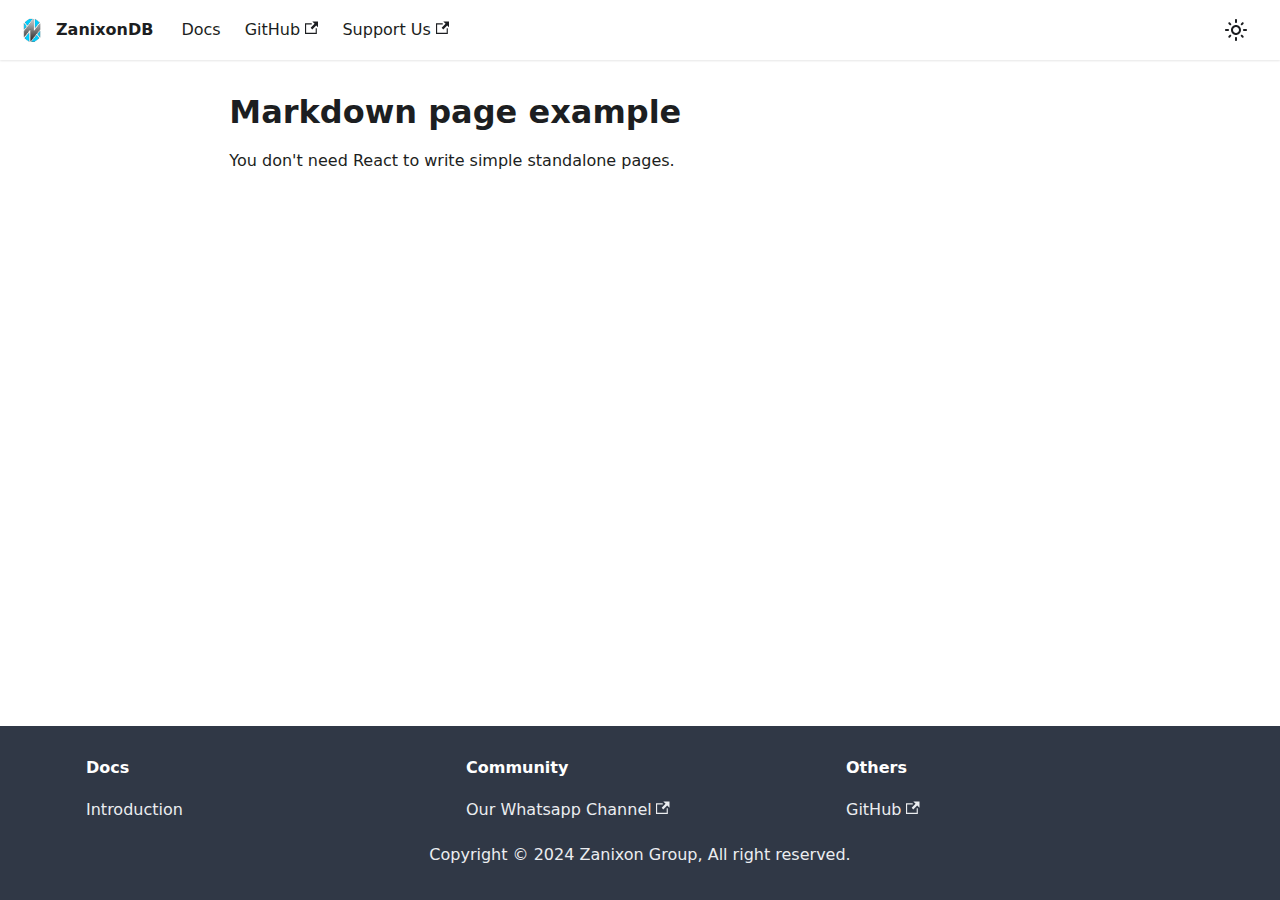
<file: markdown-page.html>
<!doctype html>
<html lang="en" dir="ltr" class="mdx-wrapper mdx-page plugin-pages plugin-id-default">
<head>
<meta charset="UTF-8">
<meta name="viewport" content="width=device-width,initial-scale=1">
<meta name="generator" content="Docusaurus v2.0.1">
<link rel="alternate" type="application/rss+xml" href="/blog/rss.xml" title="ZanixonDB RSS Feed">
<link rel="alternate" type="application/atom+xml" href="/blog/atom.xml" title="ZanixonDB Atom Feed"><title data-rh="true">Markdown page example | ZanixonDB</title><meta data-rh="true" name="twitter:card" content="summary_large_image"><meta data-rh="true" property="og:url" content="https://zndb.zanixon.xyz/markdown-page"><meta data-rh="true" name="docusaurus_locale" content="en"><meta data-rh="true" name="docusaurus_tag" content="default"><meta data-rh="true" name="docsearch:language" content="en"><meta data-rh="true" name="docsearch:docusaurus_tag" content="default"><meta data-rh="true" property="og:title" content="Markdown page example | ZanixonDB"><meta data-rh="true" name="description" content="You don&#x27;t need React to write simple standalone pages."><meta data-rh="true" property="og:description" content="You don&#x27;t need React to write simple standalone pages."><link data-rh="true" rel="icon" href="/img/zn-logo.png"><link data-rh="true" rel="canonical" href="https://zndb.zanixon.xyz/markdown-page"><link data-rh="true" rel="alternate" href="https://zndb.zanixon.xyz/markdown-page" hreflang="en"><link data-rh="true" rel="alternate" href="https://zndb.zanixon.xyz/markdown-page" hreflang="x-default"><link rel="stylesheet" href="/assets/css/styles.c3fe489b.css">
<link rel="preload" href="/assets/js/runtime~main.eb51b2c0.js" as="script">
<link rel="preload" href="/assets/js/main.63317002.js" as="script">
</head>
<body class="navigation-with-keyboard">
<script>!function(){function t(t){document.documentElement.setAttribute("data-theme",t)}var e=function(){var t=null;try{t=localStorage.getItem("theme")}catch(t){}return t}();t(null!==e?e:"light")}()</script><div id="__docusaurus">
<div role="region"><a href="#" class="skipToContent_fXgn">Skip to main content</a></div><nav class="navbar navbar--fixed-top"><div class="navbar__inner"><div class="navbar__items"><button aria-label="Navigation bar toggle" class="navbar__toggle clean-btn" type="button" tabindex="0"><svg width="30" height="30" viewBox="0 0 30 30" aria-hidden="true"><path stroke="currentColor" stroke-linecap="round" stroke-miterlimit="10" stroke-width="2" d="M4 7h22M4 15h22M4 23h22"></path></svg></button><a class="navbar__brand" href="/"><div class="navbar__logo"><img src="/img/zn-logo-nobg.png" alt="zn-logo" class="themedImage_ToTc themedImage--light_HNdA"><img src="/img/zn-logo-nobg.png" alt="zn-logo" class="themedImage_ToTc themedImage--dark_i4oU"></div><b class="navbar__title text--truncate">ZanixonDB</b></a><a class="navbar__item navbar__link" href="/docs/introduction">Docs</a><a href="https://github.com/ztrdiamond/zndb-docs" target="_blank" rel="noopener noreferrer" class="navbar__item navbar__link">GitHub<svg width="13.5" height="13.5" aria-hidden="true" viewBox="0 0 24 24" class="iconExternalLink_nPIU"><path fill="currentColor" d="M21 13v10h-21v-19h12v2h-10v15h17v-8h2zm3-12h-10.988l4.035 4-6.977 7.07 2.828 2.828 6.977-7.07 4.125 4.172v-11z"></path></svg></a><a href="https://trakteer.id/zanixongroup" target="_blank" rel="noopener noreferrer" class="navbar__item navbar__link">Support Us<svg width="13.5" height="13.5" aria-hidden="true" viewBox="0 0 24 24" class="iconExternalLink_nPIU"><path fill="currentColor" d="M21 13v10h-21v-19h12v2h-10v15h17v-8h2zm3-12h-10.988l4.035 4-6.977 7.07 2.828 2.828 6.977-7.07 4.125 4.172v-11z"></path></svg></a></div><div class="navbar__items navbar__items--right"><div class="toggle_vylO colorModeToggle_DEke"><button class="clean-btn toggleButton_gllP toggleButtonDisabled_aARS" type="button" disabled="" title="Switch between dark and light mode (currently light mode)" aria-label="Switch between dark and light mode (currently light mode)"><svg viewBox="0 0 24 24" width="24" height="24" class="lightToggleIcon_pyhR"><path fill="currentColor" d="M12,9c1.65,0,3,1.35,3,3s-1.35,3-3,3s-3-1.35-3-3S10.35,9,12,9 M12,7c-2.76,0-5,2.24-5,5s2.24,5,5,5s5-2.24,5-5 S14.76,7,12,7L12,7z M2,13l2,0c0.55,0,1-0.45,1-1s-0.45-1-1-1l-2,0c-0.55,0-1,0.45-1,1S1.45,13,2,13z M20,13l2,0c0.55,0,1-0.45,1-1 s-0.45-1-1-1l-2,0c-0.55,0-1,0.45-1,1S19.45,13,20,13z M11,2v2c0,0.55,0.45,1,1,1s1-0.45,1-1V2c0-0.55-0.45-1-1-1S11,1.45,11,2z M11,20v2c0,0.55,0.45,1,1,1s1-0.45,1-1v-2c0-0.55-0.45-1-1-1C11.45,19,11,19.45,11,20z M5.99,4.58c-0.39-0.39-1.03-0.39-1.41,0 c-0.39,0.39-0.39,1.03,0,1.41l1.06,1.06c0.39,0.39,1.03,0.39,1.41,0s0.39-1.03,0-1.41L5.99,4.58z M18.36,16.95 c-0.39-0.39-1.03-0.39-1.41,0c-0.39,0.39-0.39,1.03,0,1.41l1.06,1.06c0.39,0.39,1.03,0.39,1.41,0c0.39-0.39,0.39-1.03,0-1.41 L18.36,16.95z M19.42,5.99c0.39-0.39,0.39-1.03,0-1.41c-0.39-0.39-1.03-0.39-1.41,0l-1.06,1.06c-0.39,0.39-0.39,1.03,0,1.41 s1.03,0.39,1.41,0L19.42,5.99z M7.05,18.36c0.39-0.39,0.39-1.03,0-1.41c-0.39-0.39-1.03-0.39-1.41,0l-1.06,1.06 c-0.39,0.39-0.39,1.03,0,1.41s1.03,0.39,1.41,0L7.05,18.36z"></path></svg><svg viewBox="0 0 24 24" width="24" height="24" class="darkToggleIcon_wfgR"><path fill="currentColor" d="M9.37,5.51C9.19,6.15,9.1,6.82,9.1,7.5c0,4.08,3.32,7.4,7.4,7.4c0.68,0,1.35-0.09,1.99-0.27C17.45,17.19,14.93,19,12,19 c-3.86,0-7-3.14-7-7C5,9.07,6.81,6.55,9.37,5.51z M12,3c-4.97,0-9,4.03-9,9s4.03,9,9,9s9-4.03,9-9c0-0.46-0.04-0.92-0.1-1.36 c-0.98,1.37-2.58,2.26-4.4,2.26c-2.98,0-5.4-2.42-5.4-5.4c0-1.81,0.89-3.42,2.26-4.4C12.92,3.04,12.46,3,12,3L12,3z"></path></svg></button></div><div class="searchBox_ZlJk"></div></div></div><div role="presentation" class="navbar-sidebar__backdrop"></div></nav><div class="main-wrapper mainWrapper_z2l0"><main class="container container--fluid margin-vert--lg"><div class="row mdxPageWrapper_j9I6"><div class="col col--8"><article><h1>Markdown page example</h1><p>You don&#x27;t need React to write simple standalone pages.</p></article></div></div></main></div><footer class="footer footer--dark"><div class="container container-fluid"><div class="row footer__links"><div class="col footer__col"><div class="footer__title">Docs</div><ul class="footer__items clean-list"><li class="footer__item"><a class="footer__link-item" href="/docs/introduction">Introduction</a></li></ul></div><div class="col footer__col"><div class="footer__title">Community</div><ul class="footer__items clean-list"><li class="footer__item"><a href="https://whatsapp.com/channel/0029VaFOXjs7tkj2OGoypH1V" target="_blank" rel="noopener noreferrer" class="footer__link-item">Our Whatsapp Channel<svg width="13.5" height="13.5" aria-hidden="true" viewBox="0 0 24 24" class="iconExternalLink_nPIU"><path fill="currentColor" d="M21 13v10h-21v-19h12v2h-10v15h17v-8h2zm3-12h-10.988l4.035 4-6.977 7.07 2.828 2.828 6.977-7.07 4.125 4.172v-11z"></path></svg></a></li></ul></div><div class="col footer__col"><div class="footer__title">Others</div><ul class="footer__items clean-list"><li class="footer__item"><a href="https://github.com/ztrdiamond" target="_blank" rel="noopener noreferrer" class="footer__link-item">GitHub<svg width="13.5" height="13.5" aria-hidden="true" viewBox="0 0 24 24" class="iconExternalLink_nPIU"><path fill="currentColor" d="M21 13v10h-21v-19h12v2h-10v15h17v-8h2zm3-12h-10.988l4.035 4-6.977 7.07 2.828 2.828 6.977-7.07 4.125 4.172v-11z"></path></svg></a></li></ul></div></div><div class="footer__bottom text--center"><div class="footer__copyright">Copyright © 2024 Zanixon Group, All right reserved.</div></div></div></footer></div>
<script src="/assets/js/runtime~main.eb51b2c0.js"></script>
<script src="/assets/js/main.63317002.js"></script>
</body>
</html>
</file>
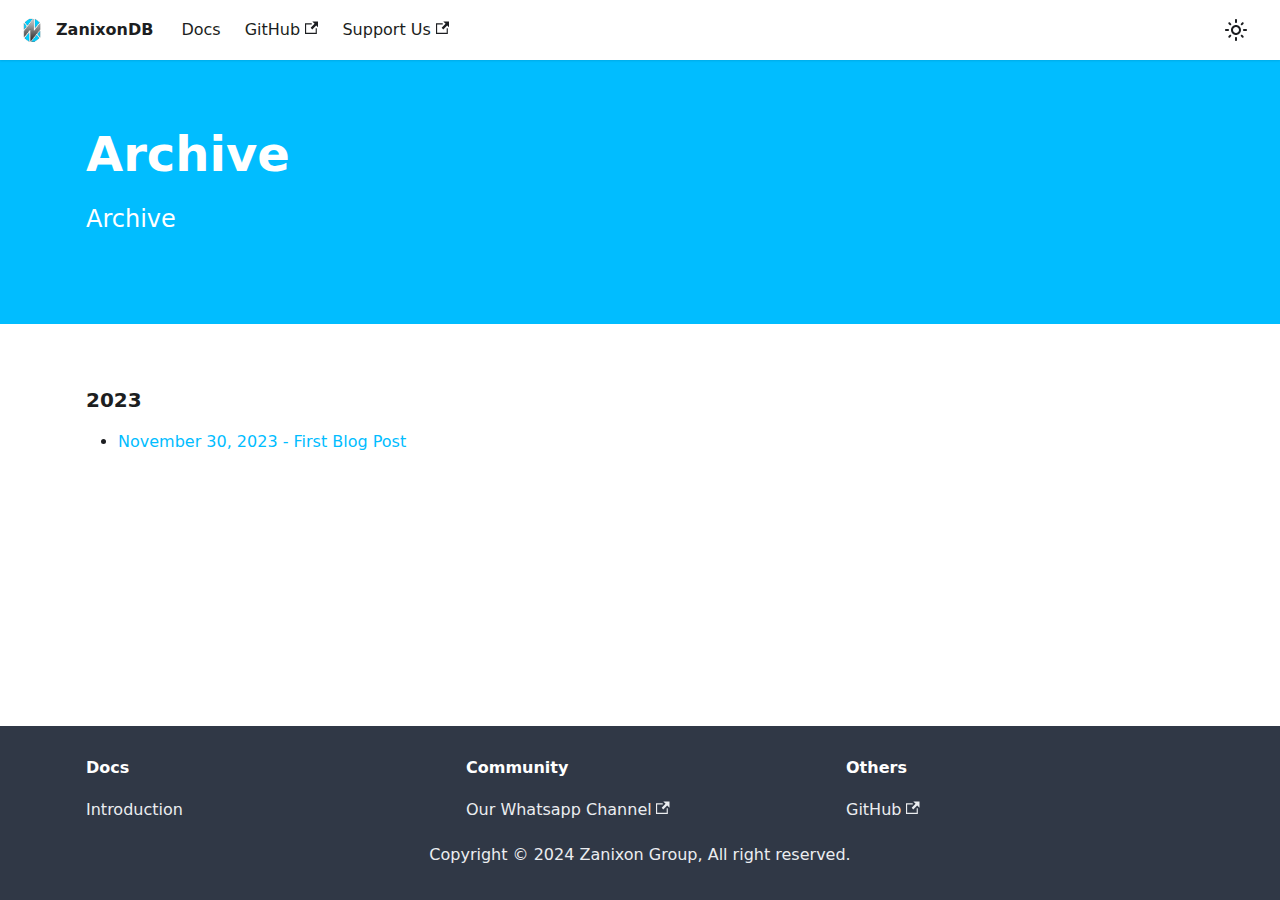
<file: blog/archive.html>
<!doctype html>
<html lang="en" dir="ltr" class="plugin-blog plugin-id-default">
<head>
<meta charset="UTF-8">
<meta name="viewport" content="width=device-width,initial-scale=1">
<meta name="generator" content="Docusaurus v2.0.1">
<link rel="alternate" type="application/rss+xml" href="/blog/rss.xml" title="ZanixonDB RSS Feed">
<link rel="alternate" type="application/atom+xml" href="/blog/atom.xml" title="ZanixonDB Atom Feed"><title data-rh="true">Archive | ZanixonDB</title><meta data-rh="true" name="twitter:card" content="summary_large_image"><meta data-rh="true" property="og:url" content="https://zndb.zanixon.xyz/blog/archive"><meta data-rh="true" name="docusaurus_locale" content="en"><meta data-rh="true" name="docusaurus_tag" content="default"><meta data-rh="true" name="docsearch:language" content="en"><meta data-rh="true" name="docsearch:docusaurus_tag" content="default"><meta data-rh="true" property="og:title" content="Archive | ZanixonDB"><meta data-rh="true" name="description" content="Archive"><meta data-rh="true" property="og:description" content="Archive"><link data-rh="true" rel="icon" href="/img/zn-logo.png"><link data-rh="true" rel="canonical" href="https://zndb.zanixon.xyz/blog/archive"><link data-rh="true" rel="alternate" href="https://zndb.zanixon.xyz/blog/archive" hreflang="en"><link data-rh="true" rel="alternate" href="https://zndb.zanixon.xyz/blog/archive" hreflang="x-default"><link rel="stylesheet" href="/assets/css/styles.c3fe489b.css">
<link rel="preload" href="/assets/js/runtime~main.eb51b2c0.js" as="script">
<link rel="preload" href="/assets/js/main.63317002.js" as="script">
</head>
<body class="navigation-with-keyboard">
<script>!function(){function t(t){document.documentElement.setAttribute("data-theme",t)}var e=function(){var t=null;try{t=localStorage.getItem("theme")}catch(t){}return t}();t(null!==e?e:"light")}()</script><div id="__docusaurus">
<div role="region"><a href="#" class="skipToContent_fXgn">Skip to main content</a></div><nav class="navbar navbar--fixed-top"><div class="navbar__inner"><div class="navbar__items"><button aria-label="Navigation bar toggle" class="navbar__toggle clean-btn" type="button" tabindex="0"><svg width="30" height="30" viewBox="0 0 30 30" aria-hidden="true"><path stroke="currentColor" stroke-linecap="round" stroke-miterlimit="10" stroke-width="2" d="M4 7h22M4 15h22M4 23h22"></path></svg></button><a class="navbar__brand" href="/"><div class="navbar__logo"><img src="/img/zn-logo-nobg.png" alt="zn-logo" class="themedImage_ToTc themedImage--light_HNdA"><img src="/img/zn-logo-nobg.png" alt="zn-logo" class="themedImage_ToTc themedImage--dark_i4oU"></div><b class="navbar__title text--truncate">ZanixonDB</b></a><a class="navbar__item navbar__link" href="/docs/introduction">Docs</a><a href="https://github.com/ztrdiamond/zndb-docs" target="_blank" rel="noopener noreferrer" class="navbar__item navbar__link">GitHub<svg width="13.5" height="13.5" aria-hidden="true" viewBox="0 0 24 24" class="iconExternalLink_nPIU"><path fill="currentColor" d="M21 13v10h-21v-19h12v2h-10v15h17v-8h2zm3-12h-10.988l4.035 4-6.977 7.07 2.828 2.828 6.977-7.07 4.125 4.172v-11z"></path></svg></a><a href="https://trakteer.id/zanixongroup" target="_blank" rel="noopener noreferrer" class="navbar__item navbar__link">Support Us<svg width="13.5" height="13.5" aria-hidden="true" viewBox="0 0 24 24" class="iconExternalLink_nPIU"><path fill="currentColor" d="M21 13v10h-21v-19h12v2h-10v15h17v-8h2zm3-12h-10.988l4.035 4-6.977 7.07 2.828 2.828 6.977-7.07 4.125 4.172v-11z"></path></svg></a></div><div class="navbar__items navbar__items--right"><div class="toggle_vylO colorModeToggle_DEke"><button class="clean-btn toggleButton_gllP toggleButtonDisabled_aARS" type="button" disabled="" title="Switch between dark and light mode (currently light mode)" aria-label="Switch between dark and light mode (currently light mode)"><svg viewBox="0 0 24 24" width="24" height="24" class="lightToggleIcon_pyhR"><path fill="currentColor" d="M12,9c1.65,0,3,1.35,3,3s-1.35,3-3,3s-3-1.35-3-3S10.35,9,12,9 M12,7c-2.76,0-5,2.24-5,5s2.24,5,5,5s5-2.24,5-5 S14.76,7,12,7L12,7z M2,13l2,0c0.55,0,1-0.45,1-1s-0.45-1-1-1l-2,0c-0.55,0-1,0.45-1,1S1.45,13,2,13z M20,13l2,0c0.55,0,1-0.45,1-1 s-0.45-1-1-1l-2,0c-0.55,0-1,0.45-1,1S19.45,13,20,13z M11,2v2c0,0.55,0.45,1,1,1s1-0.45,1-1V2c0-0.55-0.45-1-1-1S11,1.45,11,2z M11,20v2c0,0.55,0.45,1,1,1s1-0.45,1-1v-2c0-0.55-0.45-1-1-1C11.45,19,11,19.45,11,20z M5.99,4.58c-0.39-0.39-1.03-0.39-1.41,0 c-0.39,0.39-0.39,1.03,0,1.41l1.06,1.06c0.39,0.39,1.03,0.39,1.41,0s0.39-1.03,0-1.41L5.99,4.58z M18.36,16.95 c-0.39-0.39-1.03-0.39-1.41,0c-0.39,0.39-0.39,1.03,0,1.41l1.06,1.06c0.39,0.39,1.03,0.39,1.41,0c0.39-0.39,0.39-1.03,0-1.41 L18.36,16.95z M19.42,5.99c0.39-0.39,0.39-1.03,0-1.41c-0.39-0.39-1.03-0.39-1.41,0l-1.06,1.06c-0.39,0.39-0.39,1.03,0,1.41 s1.03,0.39,1.41,0L19.42,5.99z M7.05,18.36c0.39-0.39,0.39-1.03,0-1.41c-0.39-0.39-1.03-0.39-1.41,0l-1.06,1.06 c-0.39,0.39-0.39,1.03,0,1.41s1.03,0.39,1.41,0L7.05,18.36z"></path></svg><svg viewBox="0 0 24 24" width="24" height="24" class="darkToggleIcon_wfgR"><path fill="currentColor" d="M9.37,5.51C9.19,6.15,9.1,6.82,9.1,7.5c0,4.08,3.32,7.4,7.4,7.4c0.68,0,1.35-0.09,1.99-0.27C17.45,17.19,14.93,19,12,19 c-3.86,0-7-3.14-7-7C5,9.07,6.81,6.55,9.37,5.51z M12,3c-4.97,0-9,4.03-9,9s4.03,9,9,9s9-4.03,9-9c0-0.46-0.04-0.92-0.1-1.36 c-0.98,1.37-2.58,2.26-4.4,2.26c-2.98,0-5.4-2.42-5.4-5.4c0-1.81,0.89-3.42,2.26-4.4C12.92,3.04,12.46,3,12,3L12,3z"></path></svg></button></div><div class="searchBox_ZlJk"></div></div></div><div role="presentation" class="navbar-sidebar__backdrop"></div></nav><div class="main-wrapper mainWrapper_z2l0"><header class="hero hero--primary"><div class="container"><h1 class="hero__title">Archive</h1><p class="hero__subtitle">Archive</p></div></header><main><section class="margin-vert--lg"><div class="container"><div class="row"><div class="col col--4 margin-vert--lg"><h3>2023</h3><ul><li><a href="/blog/first-blog-post">November 30, 2023<!-- --> - <!-- -->First Blog Post</a></li></ul></div></div></div></section></main></div><footer class="footer footer--dark"><div class="container container-fluid"><div class="row footer__links"><div class="col footer__col"><div class="footer__title">Docs</div><ul class="footer__items clean-list"><li class="footer__item"><a class="footer__link-item" href="/docs/introduction">Introduction</a></li></ul></div><div class="col footer__col"><div class="footer__title">Community</div><ul class="footer__items clean-list"><li class="footer__item"><a href="https://whatsapp.com/channel/0029VaFOXjs7tkj2OGoypH1V" target="_blank" rel="noopener noreferrer" class="footer__link-item">Our Whatsapp Channel<svg width="13.5" height="13.5" aria-hidden="true" viewBox="0 0 24 24" class="iconExternalLink_nPIU"><path fill="currentColor" d="M21 13v10h-21v-19h12v2h-10v15h17v-8h2zm3-12h-10.988l4.035 4-6.977 7.07 2.828 2.828 6.977-7.07 4.125 4.172v-11z"></path></svg></a></li></ul></div><div class="col footer__col"><div class="footer__title">Others</div><ul class="footer__items clean-list"><li class="footer__item"><a href="https://github.com/ztrdiamond" target="_blank" rel="noopener noreferrer" class="footer__link-item">GitHub<svg width="13.5" height="13.5" aria-hidden="true" viewBox="0 0 24 24" class="iconExternalLink_nPIU"><path fill="currentColor" d="M21 13v10h-21v-19h12v2h-10v15h17v-8h2zm3-12h-10.988l4.035 4-6.977 7.07 2.828 2.828 6.977-7.07 4.125 4.172v-11z"></path></svg></a></li></ul></div></div><div class="footer__bottom text--center"><div class="footer__copyright">Copyright © 2024 Zanixon Group, All right reserved.</div></div></div></footer></div>
<script src="/assets/js/runtime~main.eb51b2c0.js"></script>
<script src="/assets/js/main.63317002.js"></script>
</body>
</html>
</file>
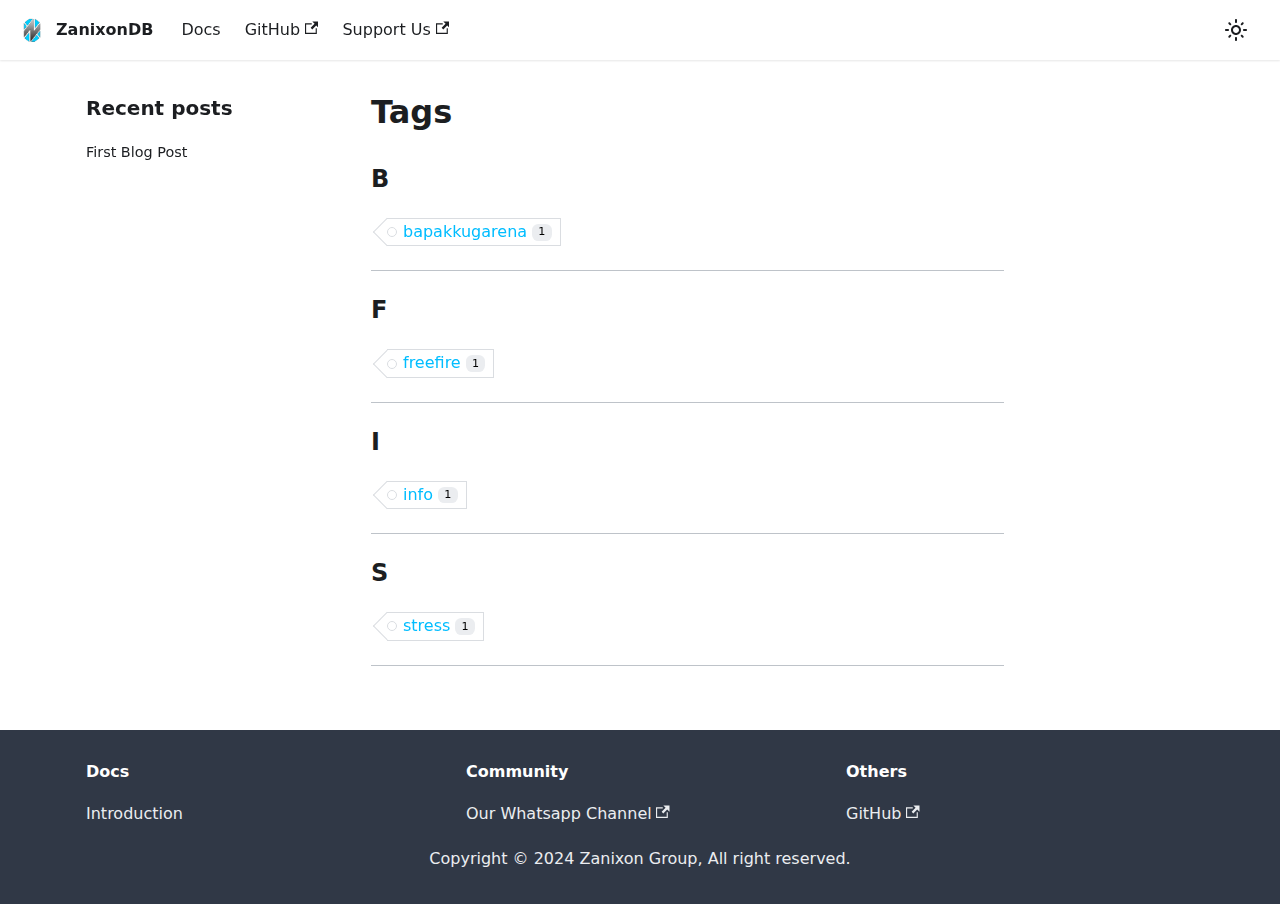
<file: blog/tags.html>
<!doctype html>
<html lang="en" dir="ltr" class="blog-wrapper blog-tags-list-page plugin-blog plugin-id-default">
<head>
<meta charset="UTF-8">
<meta name="viewport" content="width=device-width,initial-scale=1">
<meta name="generator" content="Docusaurus v2.0.1">
<link rel="alternate" type="application/rss+xml" href="/blog/rss.xml" title="ZanixonDB RSS Feed">
<link rel="alternate" type="application/atom+xml" href="/blog/atom.xml" title="ZanixonDB Atom Feed"><title data-rh="true">Tags | ZanixonDB</title><meta data-rh="true" name="twitter:card" content="summary_large_image"><meta data-rh="true" property="og:url" content="https://zndb.zanixon.xyz/blog/tags"><meta data-rh="true" name="docusaurus_locale" content="en"><meta data-rh="true" name="docsearch:language" content="en"><meta data-rh="true" property="og:title" content="Tags | ZanixonDB"><meta data-rh="true" name="docusaurus_tag" content="blog_tags_list"><meta data-rh="true" name="docsearch:docusaurus_tag" content="blog_tags_list"><link data-rh="true" rel="icon" href="/img/zn-logo.png"><link data-rh="true" rel="canonical" href="https://zndb.zanixon.xyz/blog/tags"><link data-rh="true" rel="alternate" href="https://zndb.zanixon.xyz/blog/tags" hreflang="en"><link data-rh="true" rel="alternate" href="https://zndb.zanixon.xyz/blog/tags" hreflang="x-default"><link rel="stylesheet" href="/assets/css/styles.c3fe489b.css">
<link rel="preload" href="/assets/js/runtime~main.eb51b2c0.js" as="script">
<link rel="preload" href="/assets/js/main.63317002.js" as="script">
</head>
<body class="navigation-with-keyboard">
<script>!function(){function t(t){document.documentElement.setAttribute("data-theme",t)}var e=function(){var t=null;try{t=localStorage.getItem("theme")}catch(t){}return t}();t(null!==e?e:"light")}()</script><div id="__docusaurus">
<div role="region"><a href="#" class="skipToContent_fXgn">Skip to main content</a></div><nav class="navbar navbar--fixed-top"><div class="navbar__inner"><div class="navbar__items"><button aria-label="Navigation bar toggle" class="navbar__toggle clean-btn" type="button" tabindex="0"><svg width="30" height="30" viewBox="0 0 30 30" aria-hidden="true"><path stroke="currentColor" stroke-linecap="round" stroke-miterlimit="10" stroke-width="2" d="M4 7h22M4 15h22M4 23h22"></path></svg></button><a class="navbar__brand" href="/"><div class="navbar__logo"><img src="/img/zn-logo-nobg.png" alt="zn-logo" class="themedImage_ToTc themedImage--light_HNdA"><img src="/img/zn-logo-nobg.png" alt="zn-logo" class="themedImage_ToTc themedImage--dark_i4oU"></div><b class="navbar__title text--truncate">ZanixonDB</b></a><a class="navbar__item navbar__link" href="/docs/introduction">Docs</a><a href="https://github.com/ztrdiamond/zndb-docs" target="_blank" rel="noopener noreferrer" class="navbar__item navbar__link">GitHub<svg width="13.5" height="13.5" aria-hidden="true" viewBox="0 0 24 24" class="iconExternalLink_nPIU"><path fill="currentColor" d="M21 13v10h-21v-19h12v2h-10v15h17v-8h2zm3-12h-10.988l4.035 4-6.977 7.07 2.828 2.828 6.977-7.07 4.125 4.172v-11z"></path></svg></a><a href="https://trakteer.id/zanixongroup" target="_blank" rel="noopener noreferrer" class="navbar__item navbar__link">Support Us<svg width="13.5" height="13.5" aria-hidden="true" viewBox="0 0 24 24" class="iconExternalLink_nPIU"><path fill="currentColor" d="M21 13v10h-21v-19h12v2h-10v15h17v-8h2zm3-12h-10.988l4.035 4-6.977 7.07 2.828 2.828 6.977-7.07 4.125 4.172v-11z"></path></svg></a></div><div class="navbar__items navbar__items--right"><div class="toggle_vylO colorModeToggle_DEke"><button class="clean-btn toggleButton_gllP toggleButtonDisabled_aARS" type="button" disabled="" title="Switch between dark and light mode (currently light mode)" aria-label="Switch between dark and light mode (currently light mode)"><svg viewBox="0 0 24 24" width="24" height="24" class="lightToggleIcon_pyhR"><path fill="currentColor" d="M12,9c1.65,0,3,1.35,3,3s-1.35,3-3,3s-3-1.35-3-3S10.35,9,12,9 M12,7c-2.76,0-5,2.24-5,5s2.24,5,5,5s5-2.24,5-5 S14.76,7,12,7L12,7z M2,13l2,0c0.55,0,1-0.45,1-1s-0.45-1-1-1l-2,0c-0.55,0-1,0.45-1,1S1.45,13,2,13z M20,13l2,0c0.55,0,1-0.45,1-1 s-0.45-1-1-1l-2,0c-0.55,0-1,0.45-1,1S19.45,13,20,13z M11,2v2c0,0.55,0.45,1,1,1s1-0.45,1-1V2c0-0.55-0.45-1-1-1S11,1.45,11,2z M11,20v2c0,0.55,0.45,1,1,1s1-0.45,1-1v-2c0-0.55-0.45-1-1-1C11.45,19,11,19.45,11,20z M5.99,4.58c-0.39-0.39-1.03-0.39-1.41,0 c-0.39,0.39-0.39,1.03,0,1.41l1.06,1.06c0.39,0.39,1.03,0.39,1.41,0s0.39-1.03,0-1.41L5.99,4.58z M18.36,16.95 c-0.39-0.39-1.03-0.39-1.41,0c-0.39,0.39-0.39,1.03,0,1.41l1.06,1.06c0.39,0.39,1.03,0.39,1.41,0c0.39-0.39,0.39-1.03,0-1.41 L18.36,16.95z M19.42,5.99c0.39-0.39,0.39-1.03,0-1.41c-0.39-0.39-1.03-0.39-1.41,0l-1.06,1.06c-0.39,0.39-0.39,1.03,0,1.41 s1.03,0.39,1.41,0L19.42,5.99z M7.05,18.36c0.39-0.39,0.39-1.03,0-1.41c-0.39-0.39-1.03-0.39-1.41,0l-1.06,1.06 c-0.39,0.39-0.39,1.03,0,1.41s1.03,0.39,1.41,0L7.05,18.36z"></path></svg><svg viewBox="0 0 24 24" width="24" height="24" class="darkToggleIcon_wfgR"><path fill="currentColor" d="M9.37,5.51C9.19,6.15,9.1,6.82,9.1,7.5c0,4.08,3.32,7.4,7.4,7.4c0.68,0,1.35-0.09,1.99-0.27C17.45,17.19,14.93,19,12,19 c-3.86,0-7-3.14-7-7C5,9.07,6.81,6.55,9.37,5.51z M12,3c-4.97,0-9,4.03-9,9s4.03,9,9,9s9-4.03,9-9c0-0.46-0.04-0.92-0.1-1.36 c-0.98,1.37-2.58,2.26-4.4,2.26c-2.98,0-5.4-2.42-5.4-5.4c0-1.81,0.89-3.42,2.26-4.4C12.92,3.04,12.46,3,12,3L12,3z"></path></svg></button></div><div class="searchBox_ZlJk"></div></div></div><div role="presentation" class="navbar-sidebar__backdrop"></div></nav><div class="main-wrapper mainWrapper_z2l0"><div class="container margin-vert--lg"><div class="row"><aside class="col col--3"><nav class="sidebar_re4s thin-scrollbar" aria-label="Blog recent posts navigation"><div class="sidebarItemTitle_pO2u margin-bottom--md">Recent posts</div><ul class="sidebarItemList_Yudw clean-list"><li class="sidebarItem__DBe"><a class="sidebarItemLink_mo7H" href="/blog/first-blog-post">First Blog Post</a></li></ul></nav></aside><main class="col col--7" itemscope="" itemtype="http://schema.org/Blog"><h1>Tags</h1><section class="margin-vert--lg"><article><h2>B</h2><ul class="padding--none"><li class="tag_Nnez"><a class="tag_zVej tagWithCount_h2kH" href="/blog/tags/bapakkugarena">bapakkugarena<span>1</span></a></li></ul><hr></article><article><h2>F</h2><ul class="padding--none"><li class="tag_Nnez"><a class="tag_zVej tagWithCount_h2kH" href="/blog/tags/freefire">freefire<span>1</span></a></li></ul><hr></article><article><h2>I</h2><ul class="padding--none"><li class="tag_Nnez"><a class="tag_zVej tagWithCount_h2kH" href="/blog/tags/info">info<span>1</span></a></li></ul><hr></article><article><h2>S</h2><ul class="padding--none"><li class="tag_Nnez"><a class="tag_zVej tagWithCount_h2kH" href="/blog/tags/stress">stress<span>1</span></a></li></ul><hr></article></section></main></div></div></div><footer class="footer footer--dark"><div class="container container-fluid"><div class="row footer__links"><div class="col footer__col"><div class="footer__title">Docs</div><ul class="footer__items clean-list"><li class="footer__item"><a class="footer__link-item" href="/docs/introduction">Introduction</a></li></ul></div><div class="col footer__col"><div class="footer__title">Community</div><ul class="footer__items clean-list"><li class="footer__item"><a href="https://whatsapp.com/channel/0029VaFOXjs7tkj2OGoypH1V" target="_blank" rel="noopener noreferrer" class="footer__link-item">Our Whatsapp Channel<svg width="13.5" height="13.5" aria-hidden="true" viewBox="0 0 24 24" class="iconExternalLink_nPIU"><path fill="currentColor" d="M21 13v10h-21v-19h12v2h-10v15h17v-8h2zm3-12h-10.988l4.035 4-6.977 7.07 2.828 2.828 6.977-7.07 4.125 4.172v-11z"></path></svg></a></li></ul></div><div class="col footer__col"><div class="footer__title">Others</div><ul class="footer__items clean-list"><li class="footer__item"><a href="https://github.com/ztrdiamond" target="_blank" rel="noopener noreferrer" class="footer__link-item">GitHub<svg width="13.5" height="13.5" aria-hidden="true" viewBox="0 0 24 24" class="iconExternalLink_nPIU"><path fill="currentColor" d="M21 13v10h-21v-19h12v2h-10v15h17v-8h2zm3-12h-10.988l4.035 4-6.977 7.07 2.828 2.828 6.977-7.07 4.125 4.172v-11z"></path></svg></a></li></ul></div></div><div class="footer__bottom text--center"><div class="footer__copyright">Copyright © 2024 Zanixon Group, All right reserved.</div></div></div></footer></div>
<script src="/assets/js/runtime~main.eb51b2c0.js"></script>
<script src="/assets/js/main.63317002.js"></script>
</body>
</html>
</file>
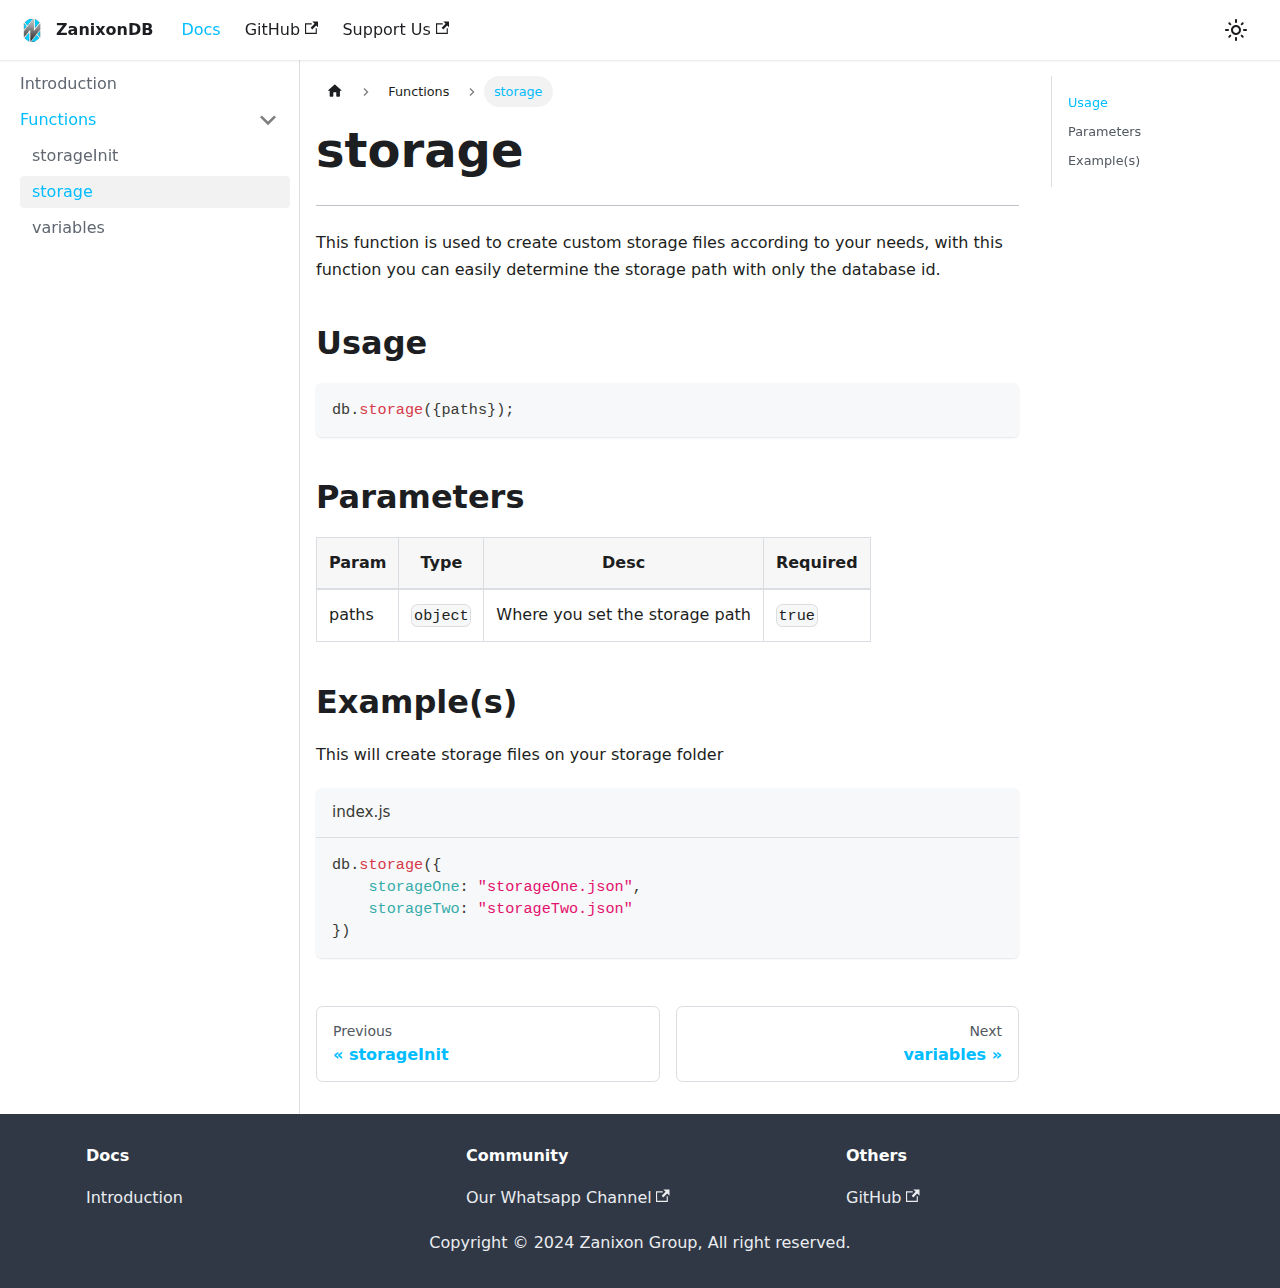
<file: docs/Functions/storage.html>
<!doctype html>
<html lang="en" dir="ltr" class="docs-wrapper docs-doc-page docs-version-current plugin-docs plugin-id-default docs-doc-id-Functions/storage">
<head>
<meta charset="UTF-8">
<meta name="viewport" content="width=device-width,initial-scale=1">
<meta name="generator" content="Docusaurus v2.0.1">
<link rel="alternate" type="application/rss+xml" href="/blog/rss.xml" title="ZanixonDB RSS Feed">
<link rel="alternate" type="application/atom+xml" href="/blog/atom.xml" title="ZanixonDB Atom Feed"><title data-rh="true">storage | ZanixonDB</title><meta data-rh="true" name="twitter:card" content="summary_large_image"><meta data-rh="true" property="og:url" content="https://zndb.zanixon.xyz/docs/Functions/storage"><meta data-rh="true" name="docusaurus_locale" content="en"><meta data-rh="true" name="docsearch:language" content="en"><meta data-rh="true" name="docusaurus_version" content="current"><meta data-rh="true" name="docusaurus_tag" content="docs-default-current"><meta data-rh="true" name="docsearch:version" content="current"><meta data-rh="true" name="docsearch:docusaurus_tag" content="docs-default-current"><meta data-rh="true" property="og:title" content="storage | ZanixonDB"><meta data-rh="true" name="description" content="---"><meta data-rh="true" property="og:description" content="---"><link data-rh="true" rel="icon" href="/img/zn-logo.png"><link data-rh="true" rel="canonical" href="https://zndb.zanixon.xyz/docs/Functions/storage"><link data-rh="true" rel="alternate" href="https://zndb.zanixon.xyz/docs/Functions/storage" hreflang="en"><link data-rh="true" rel="alternate" href="https://zndb.zanixon.xyz/docs/Functions/storage" hreflang="x-default"><link rel="stylesheet" href="/assets/css/styles.c3fe489b.css">
<link rel="preload" href="/assets/js/runtime~main.eb51b2c0.js" as="script">
<link rel="preload" href="/assets/js/main.63317002.js" as="script">
</head>
<body class="navigation-with-keyboard">
<script>!function(){function t(t){document.documentElement.setAttribute("data-theme",t)}var e=function(){var t=null;try{t=localStorage.getItem("theme")}catch(t){}return t}();t(null!==e?e:"light")}()</script><div id="__docusaurus">
<div role="region"><a href="#" class="skipToContent_fXgn">Skip to main content</a></div><nav class="navbar navbar--fixed-top"><div class="navbar__inner"><div class="navbar__items"><button aria-label="Navigation bar toggle" class="navbar__toggle clean-btn" type="button" tabindex="0"><svg width="30" height="30" viewBox="0 0 30 30" aria-hidden="true"><path stroke="currentColor" stroke-linecap="round" stroke-miterlimit="10" stroke-width="2" d="M4 7h22M4 15h22M4 23h22"></path></svg></button><a class="navbar__brand" href="/"><div class="navbar__logo"><img src="/img/zn-logo-nobg.png" alt="zn-logo" class="themedImage_ToTc themedImage--light_HNdA"><img src="/img/zn-logo-nobg.png" alt="zn-logo" class="themedImage_ToTc themedImage--dark_i4oU"></div><b class="navbar__title text--truncate">ZanixonDB</b></a><a aria-current="page" class="navbar__item navbar__link navbar__link--active" href="/docs/introduction">Docs</a><a href="https://github.com/ztrdiamond/zndb-docs" target="_blank" rel="noopener noreferrer" class="navbar__item navbar__link">GitHub<svg width="13.5" height="13.5" aria-hidden="true" viewBox="0 0 24 24" class="iconExternalLink_nPIU"><path fill="currentColor" d="M21 13v10h-21v-19h12v2h-10v15h17v-8h2zm3-12h-10.988l4.035 4-6.977 7.07 2.828 2.828 6.977-7.07 4.125 4.172v-11z"></path></svg></a><a href="https://trakteer.id/zanixongroup" target="_blank" rel="noopener noreferrer" class="navbar__item navbar__link">Support Us<svg width="13.5" height="13.5" aria-hidden="true" viewBox="0 0 24 24" class="iconExternalLink_nPIU"><path fill="currentColor" d="M21 13v10h-21v-19h12v2h-10v15h17v-8h2zm3-12h-10.988l4.035 4-6.977 7.07 2.828 2.828 6.977-7.07 4.125 4.172v-11z"></path></svg></a></div><div class="navbar__items navbar__items--right"><div class="toggle_vylO colorModeToggle_DEke"><button class="clean-btn toggleButton_gllP toggleButtonDisabled_aARS" type="button" disabled="" title="Switch between dark and light mode (currently light mode)" aria-label="Switch between dark and light mode (currently light mode)"><svg viewBox="0 0 24 24" width="24" height="24" class="lightToggleIcon_pyhR"><path fill="currentColor" d="M12,9c1.65,0,3,1.35,3,3s-1.35,3-3,3s-3-1.35-3-3S10.35,9,12,9 M12,7c-2.76,0-5,2.24-5,5s2.24,5,5,5s5-2.24,5-5 S14.76,7,12,7L12,7z M2,13l2,0c0.55,0,1-0.45,1-1s-0.45-1-1-1l-2,0c-0.55,0-1,0.45-1,1S1.45,13,2,13z M20,13l2,0c0.55,0,1-0.45,1-1 s-0.45-1-1-1l-2,0c-0.55,0-1,0.45-1,1S19.45,13,20,13z M11,2v2c0,0.55,0.45,1,1,1s1-0.45,1-1V2c0-0.55-0.45-1-1-1S11,1.45,11,2z M11,20v2c0,0.55,0.45,1,1,1s1-0.45,1-1v-2c0-0.55-0.45-1-1-1C11.45,19,11,19.45,11,20z M5.99,4.58c-0.39-0.39-1.03-0.39-1.41,0 c-0.39,0.39-0.39,1.03,0,1.41l1.06,1.06c0.39,0.39,1.03,0.39,1.41,0s0.39-1.03,0-1.41L5.99,4.58z M18.36,16.95 c-0.39-0.39-1.03-0.39-1.41,0c-0.39,0.39-0.39,1.03,0,1.41l1.06,1.06c0.39,0.39,1.03,0.39,1.41,0c0.39-0.39,0.39-1.03,0-1.41 L18.36,16.95z M19.42,5.99c0.39-0.39,0.39-1.03,0-1.41c-0.39-0.39-1.03-0.39-1.41,0l-1.06,1.06c-0.39,0.39-0.39,1.03,0,1.41 s1.03,0.39,1.41,0L19.42,5.99z M7.05,18.36c0.39-0.39,0.39-1.03,0-1.41c-0.39-0.39-1.03-0.39-1.41,0l-1.06,1.06 c-0.39,0.39-0.39,1.03,0,1.41s1.03,0.39,1.41,0L7.05,18.36z"></path></svg><svg viewBox="0 0 24 24" width="24" height="24" class="darkToggleIcon_wfgR"><path fill="currentColor" d="M9.37,5.51C9.19,6.15,9.1,6.82,9.1,7.5c0,4.08,3.32,7.4,7.4,7.4c0.68,0,1.35-0.09,1.99-0.27C17.45,17.19,14.93,19,12,19 c-3.86,0-7-3.14-7-7C5,9.07,6.81,6.55,9.37,5.51z M12,3c-4.97,0-9,4.03-9,9s4.03,9,9,9s9-4.03,9-9c0-0.46-0.04-0.92-0.1-1.36 c-0.98,1.37-2.58,2.26-4.4,2.26c-2.98,0-5.4-2.42-5.4-5.4c0-1.81,0.89-3.42,2.26-4.4C12.92,3.04,12.46,3,12,3L12,3z"></path></svg></button></div><div class="searchBox_ZlJk"></div></div></div><div role="presentation" class="navbar-sidebar__backdrop"></div></nav><div class="main-wrapper mainWrapper_z2l0 docsWrapper_BCFX"><button aria-label="Scroll back to top" class="clean-btn theme-back-to-top-button backToTopButton_sjWU" type="button"></button><div class="docPage__5DB"><aside class="theme-doc-sidebar-container docSidebarContainer_b6E3"><div class="sidebar_njMd"><nav class="menu thin-scrollbar menu_SIkG"><ul class="theme-doc-sidebar-menu menu__list"><li class="theme-doc-sidebar-item-link theme-doc-sidebar-item-link-level-1 menu__list-item"><a class="menu__link" href="/docs/introduction">Introduction</a></li><li class="theme-doc-sidebar-item-category theme-doc-sidebar-item-category-level-1 menu__list-item"><div class="menu__list-item-collapsible"><a class="menu__link menu__link--sublist menu__link--sublist-caret menu__link--active" aria-expanded="true" href="/docs/Functions/storageInit">Functions</a></div><ul style="display:block;overflow:visible;height:auto" class="menu__list"><li class="theme-doc-sidebar-item-link theme-doc-sidebar-item-link-level-2 menu__list-item"><a class="menu__link" tabindex="0" href="/docs/Functions/storageInit">storageInit</a></li><li class="theme-doc-sidebar-item-link theme-doc-sidebar-item-link-level-2 menu__list-item"><a class="menu__link menu__link--active" aria-current="page" tabindex="0" href="/docs/Functions/storage">storage</a></li><li class="theme-doc-sidebar-item-link theme-doc-sidebar-item-link-level-2 menu__list-item"><a class="menu__link" tabindex="0" href="/docs/Functions/variables">variables</a></li></ul></li></ul></nav></div></aside><main class="docMainContainer_gTbr"><div class="container padding-top--md padding-bottom--lg"><div class="row"><div class="col docItemCol_VOVn"><div class="docItemContainer_Djhp"><article><nav class="theme-doc-breadcrumbs breadcrumbsContainer_Z_bl" aria-label="Breadcrumbs"><ul class="breadcrumbs" itemscope="" itemtype="https://schema.org/BreadcrumbList"><li class="breadcrumbs__item"><a aria-label="Home page" class="breadcrumbs__link" href="/"><svg viewBox="0 0 24 24" class="breadcrumbHomeIcon_OVgt"><path d="M10 19v-5h4v5c0 .55.45 1 1 1h3c.55 0 1-.45 1-1v-7h1.7c.46 0 .68-.57.33-.87L12.67 3.6c-.38-.34-.96-.34-1.34 0l-8.36 7.53c-.34.3-.13.87.33.87H5v7c0 .55.45 1 1 1h3c.55 0 1-.45 1-1z" fill="currentColor"></path></svg></a></li><li class="breadcrumbs__item"><span class="breadcrumbs__link">Functions</span><meta itemprop="position" content="1"></li><li itemscope="" itemprop="itemListElement" itemtype="https://schema.org/ListItem" class="breadcrumbs__item breadcrumbs__item--active"><span class="breadcrumbs__link" itemprop="name">storage</span><meta itemprop="position" content="2"></li></ul></nav><div class="tocCollapsible_ETCw theme-doc-toc-mobile tocMobile_ITEo"><button type="button" class="clean-btn tocCollapsibleButton_TO0P">On this page</button></div><div class="theme-doc-markdown markdown"><h1>storage</h1><hr><p>This function is used to create custom storage files according to your needs, with this function you can easily determine the storage path with only the database id.</p><h2 class="anchor anchorWithStickyNavbar_LWe7" id="usage">Usage<a class="hash-link" href="#usage" title="Direct link to heading">​</a></h2><div class="language-js codeBlockContainer_Ckt0 theme-code-block" style="--prism-color:#393A34;--prism-background-color:#f6f8fa"><div class="codeBlockContent_biex"><pre tabindex="0" class="prism-code language-js codeBlock_bY9V thin-scrollbar"><code class="codeBlockLines_e6Vv"><span class="token-line" style="color:#393A34"><span class="token plain">db</span><span class="token punctuation" style="color:#393A34">.</span><span class="token method function property-access" style="color:#d73a49">storage</span><span class="token punctuation" style="color:#393A34">(</span><span class="token punctuation" style="color:#393A34">{</span><span class="token plain">paths</span><span class="token punctuation" style="color:#393A34">}</span><span class="token punctuation" style="color:#393A34">)</span><span class="token punctuation" style="color:#393A34">;</span><br></span></code></pre><div class="buttonGroup__atx"><button type="button" aria-label="Copy code to clipboard" title="Copy" class="clean-btn"><span class="copyButtonIcons_eSgA" aria-hidden="true"><svg class="copyButtonIcon_y97N" viewBox="0 0 24 24"><path d="M19,21H8V7H19M19,5H8A2,2 0 0,0 6,7V21A2,2 0 0,0 8,23H19A2,2 0 0,0 21,21V7A2,2 0 0,0 19,5M16,1H4A2,2 0 0,0 2,3V17H4V3H16V1Z"></path></svg><svg class="copyButtonSuccessIcon_LjdS" viewBox="0 0 24 24"><path d="M21,7L9,19L3.5,13.5L4.91,12.09L9,16.17L19.59,5.59L21,7Z"></path></svg></span></button></div></div></div><h2 class="anchor anchorWithStickyNavbar_LWe7" id="parameters">Parameters<a class="hash-link" href="#parameters" title="Direct link to heading">​</a></h2><table><thead><tr><th>Param</th><th>Type</th><th>Desc</th><th>Required</th></tr></thead><tbody><tr><td>paths</td><td><code>object</code></td><td>Where you set the storage path</td><td><code>true</code></td></tr></tbody></table><h2 class="anchor anchorWithStickyNavbar_LWe7" id="examples">Example(s)<a class="hash-link" href="#examples" title="Direct link to heading">​</a></h2><p>This will create storage files on your storage folder</p><div class="language-js codeBlockContainer_Ckt0 theme-code-block" style="--prism-color:#393A34;--prism-background-color:#f6f8fa"><div class="codeBlockTitle_Ktv7">index.js</div><div class="codeBlockContent_biex"><pre tabindex="0" class="prism-code language-js codeBlock_bY9V thin-scrollbar"><code class="codeBlockLines_e6Vv"><span class="token-line" style="color:#393A34"><span class="token plain">db</span><span class="token punctuation" style="color:#393A34">.</span><span class="token method function property-access" style="color:#d73a49">storage</span><span class="token punctuation" style="color:#393A34">(</span><span class="token punctuation" style="color:#393A34">{</span><span class="token plain"></span><br></span><span class="token-line" style="color:#393A34"><span class="token plain">    </span><span class="token literal-property property" style="color:#36acaa">storageOne</span><span class="token operator" style="color:#393A34">:</span><span class="token plain"> </span><span class="token string" style="color:#e3116c">&quot;storageOne.json&quot;</span><span class="token punctuation" style="color:#393A34">,</span><span class="token plain"></span><br></span><span class="token-line" style="color:#393A34"><span class="token plain">    </span><span class="token literal-property property" style="color:#36acaa">storageTwo</span><span class="token operator" style="color:#393A34">:</span><span class="token plain"> </span><span class="token string" style="color:#e3116c">&quot;storageTwo.json&quot;</span><span class="token plain"></span><br></span><span class="token-line" style="color:#393A34"><span class="token plain"></span><span class="token punctuation" style="color:#393A34">}</span><span class="token punctuation" style="color:#393A34">)</span><br></span></code></pre><div class="buttonGroup__atx"><button type="button" aria-label="Copy code to clipboard" title="Copy" class="clean-btn"><span class="copyButtonIcons_eSgA" aria-hidden="true"><svg class="copyButtonIcon_y97N" viewBox="0 0 24 24"><path d="M19,21H8V7H19M19,5H8A2,2 0 0,0 6,7V21A2,2 0 0,0 8,23H19A2,2 0 0,0 21,21V7A2,2 0 0,0 19,5M16,1H4A2,2 0 0,0 2,3V17H4V3H16V1Z"></path></svg><svg class="copyButtonSuccessIcon_LjdS" viewBox="0 0 24 24"><path d="M21,7L9,19L3.5,13.5L4.91,12.09L9,16.17L19.59,5.59L21,7Z"></path></svg></span></button></div></div></div></div></article><nav class="pagination-nav docusaurus-mt-lg" aria-label="Docs pages navigation"><a class="pagination-nav__link pagination-nav__link--prev" href="/docs/Functions/storageInit"><div class="pagination-nav__sublabel">Previous</div><div class="pagination-nav__label">storageInit</div></a><a class="pagination-nav__link pagination-nav__link--next" href="/docs/Functions/variables"><div class="pagination-nav__sublabel">Next</div><div class="pagination-nav__label">variables</div></a></nav></div></div><div class="col col--3"><div class="tableOfContents_bqdL thin-scrollbar theme-doc-toc-desktop"><ul class="table-of-contents table-of-contents__left-border"><li><a href="#usage" class="table-of-contents__link toc-highlight">Usage</a></li><li><a href="#parameters" class="table-of-contents__link toc-highlight">Parameters</a></li><li><a href="#examples" class="table-of-contents__link toc-highlight">Example(s)</a></li></ul></div></div></div></div></main></div></div><footer class="footer footer--dark"><div class="container container-fluid"><div class="row footer__links"><div class="col footer__col"><div class="footer__title">Docs</div><ul class="footer__items clean-list"><li class="footer__item"><a class="footer__link-item" href="/docs/introduction">Introduction</a></li></ul></div><div class="col footer__col"><div class="footer__title">Community</div><ul class="footer__items clean-list"><li class="footer__item"><a href="https://whatsapp.com/channel/0029VaFOXjs7tkj2OGoypH1V" target="_blank" rel="noopener noreferrer" class="footer__link-item">Our Whatsapp Channel<svg width="13.5" height="13.5" aria-hidden="true" viewBox="0 0 24 24" class="iconExternalLink_nPIU"><path fill="currentColor" d="M21 13v10h-21v-19h12v2h-10v15h17v-8h2zm3-12h-10.988l4.035 4-6.977 7.07 2.828 2.828 6.977-7.07 4.125 4.172v-11z"></path></svg></a></li></ul></div><div class="col footer__col"><div class="footer__title">Others</div><ul class="footer__items clean-list"><li class="footer__item"><a href="https://github.com/ztrdiamond" target="_blank" rel="noopener noreferrer" class="footer__link-item">GitHub<svg width="13.5" height="13.5" aria-hidden="true" viewBox="0 0 24 24" class="iconExternalLink_nPIU"><path fill="currentColor" d="M21 13v10h-21v-19h12v2h-10v15h17v-8h2zm3-12h-10.988l4.035 4-6.977 7.07 2.828 2.828 6.977-7.07 4.125 4.172v-11z"></path></svg></a></li></ul></div></div><div class="footer__bottom text--center"><div class="footer__copyright">Copyright © 2024 Zanixon Group, All right reserved.</div></div></div></footer></div>
<script src="/assets/js/runtime~main.eb51b2c0.js"></script>
<script src="/assets/js/main.63317002.js"></script>
</body>
</html>
</file>
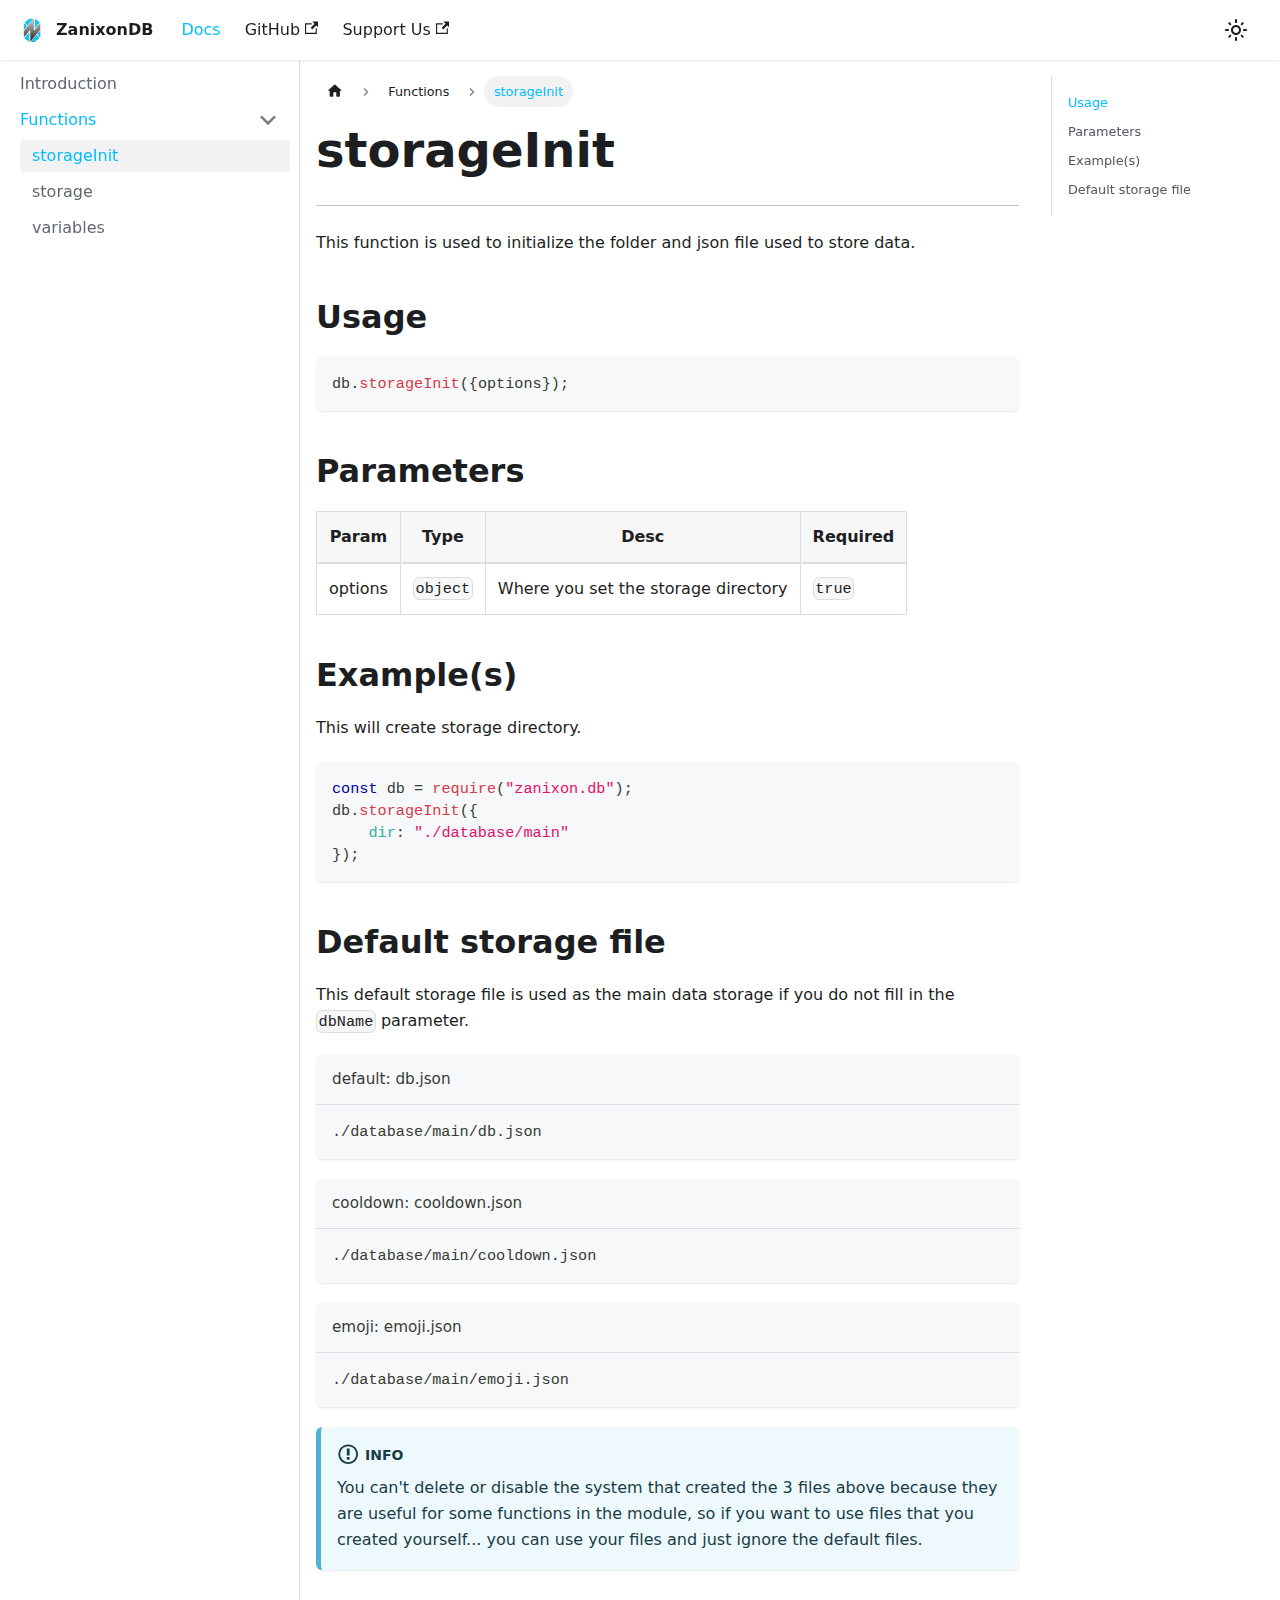
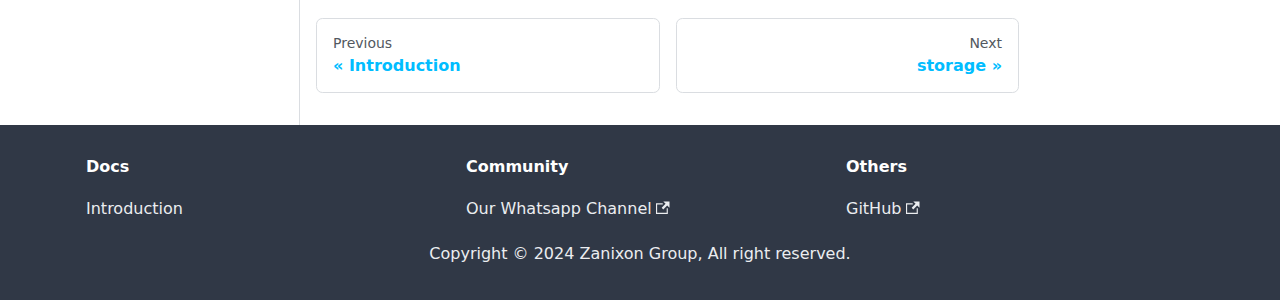
<file: docs/Functions/storageInit.html>
<!doctype html>
<html lang="en" dir="ltr" class="docs-wrapper docs-doc-page docs-version-current plugin-docs plugin-id-default docs-doc-id-Functions/storageInit">
<head>
<meta charset="UTF-8">
<meta name="viewport" content="width=device-width,initial-scale=1">
<meta name="generator" content="Docusaurus v2.0.1">
<link rel="alternate" type="application/rss+xml" href="/blog/rss.xml" title="ZanixonDB RSS Feed">
<link rel="alternate" type="application/atom+xml" href="/blog/atom.xml" title="ZanixonDB Atom Feed"><title data-rh="true">storageInit | ZanixonDB</title><meta data-rh="true" name="twitter:card" content="summary_large_image"><meta data-rh="true" property="og:url" content="https://zndb.zanixon.xyz/docs/Functions/storageInit"><meta data-rh="true" name="docusaurus_locale" content="en"><meta data-rh="true" name="docsearch:language" content="en"><meta data-rh="true" name="docusaurus_version" content="current"><meta data-rh="true" name="docusaurus_tag" content="docs-default-current"><meta data-rh="true" name="docsearch:version" content="current"><meta data-rh="true" name="docsearch:docusaurus_tag" content="docs-default-current"><meta data-rh="true" property="og:title" content="storageInit | ZanixonDB"><meta data-rh="true" name="description" content="---"><meta data-rh="true" property="og:description" content="---"><link data-rh="true" rel="icon" href="/img/zn-logo.png"><link data-rh="true" rel="canonical" href="https://zndb.zanixon.xyz/docs/Functions/storageInit"><link data-rh="true" rel="alternate" href="https://zndb.zanixon.xyz/docs/Functions/storageInit" hreflang="en"><link data-rh="true" rel="alternate" href="https://zndb.zanixon.xyz/docs/Functions/storageInit" hreflang="x-default"><link rel="stylesheet" href="/assets/css/styles.c3fe489b.css">
<link rel="preload" href="/assets/js/runtime~main.eb51b2c0.js" as="script">
<link rel="preload" href="/assets/js/main.63317002.js" as="script">
</head>
<body class="navigation-with-keyboard">
<script>!function(){function t(t){document.documentElement.setAttribute("data-theme",t)}var e=function(){var t=null;try{t=localStorage.getItem("theme")}catch(t){}return t}();t(null!==e?e:"light")}()</script><div id="__docusaurus">
<div role="region"><a href="#" class="skipToContent_fXgn">Skip to main content</a></div><nav class="navbar navbar--fixed-top"><div class="navbar__inner"><div class="navbar__items"><button aria-label="Navigation bar toggle" class="navbar__toggle clean-btn" type="button" tabindex="0"><svg width="30" height="30" viewBox="0 0 30 30" aria-hidden="true"><path stroke="currentColor" stroke-linecap="round" stroke-miterlimit="10" stroke-width="2" d="M4 7h22M4 15h22M4 23h22"></path></svg></button><a class="navbar__brand" href="/"><div class="navbar__logo"><img src="/img/zn-logo-nobg.png" alt="zn-logo" class="themedImage_ToTc themedImage--light_HNdA"><img src="/img/zn-logo-nobg.png" alt="zn-logo" class="themedImage_ToTc themedImage--dark_i4oU"></div><b class="navbar__title text--truncate">ZanixonDB</b></a><a aria-current="page" class="navbar__item navbar__link navbar__link--active" href="/docs/introduction">Docs</a><a href="https://github.com/ztrdiamond/zndb-docs" target="_blank" rel="noopener noreferrer" class="navbar__item navbar__link">GitHub<svg width="13.5" height="13.5" aria-hidden="true" viewBox="0 0 24 24" class="iconExternalLink_nPIU"><path fill="currentColor" d="M21 13v10h-21v-19h12v2h-10v15h17v-8h2zm3-12h-10.988l4.035 4-6.977 7.07 2.828 2.828 6.977-7.07 4.125 4.172v-11z"></path></svg></a><a href="https://trakteer.id/zanixongroup" target="_blank" rel="noopener noreferrer" class="navbar__item navbar__link">Support Us<svg width="13.5" height="13.5" aria-hidden="true" viewBox="0 0 24 24" class="iconExternalLink_nPIU"><path fill="currentColor" d="M21 13v10h-21v-19h12v2h-10v15h17v-8h2zm3-12h-10.988l4.035 4-6.977 7.07 2.828 2.828 6.977-7.07 4.125 4.172v-11z"></path></svg></a></div><div class="navbar__items navbar__items--right"><div class="toggle_vylO colorModeToggle_DEke"><button class="clean-btn toggleButton_gllP toggleButtonDisabled_aARS" type="button" disabled="" title="Switch between dark and light mode (currently light mode)" aria-label="Switch between dark and light mode (currently light mode)"><svg viewBox="0 0 24 24" width="24" height="24" class="lightToggleIcon_pyhR"><path fill="currentColor" d="M12,9c1.65,0,3,1.35,3,3s-1.35,3-3,3s-3-1.35-3-3S10.35,9,12,9 M12,7c-2.76,0-5,2.24-5,5s2.24,5,5,5s5-2.24,5-5 S14.76,7,12,7L12,7z M2,13l2,0c0.55,0,1-0.45,1-1s-0.45-1-1-1l-2,0c-0.55,0-1,0.45-1,1S1.45,13,2,13z M20,13l2,0c0.55,0,1-0.45,1-1 s-0.45-1-1-1l-2,0c-0.55,0-1,0.45-1,1S19.45,13,20,13z M11,2v2c0,0.55,0.45,1,1,1s1-0.45,1-1V2c0-0.55-0.45-1-1-1S11,1.45,11,2z M11,20v2c0,0.55,0.45,1,1,1s1-0.45,1-1v-2c0-0.55-0.45-1-1-1C11.45,19,11,19.45,11,20z M5.99,4.58c-0.39-0.39-1.03-0.39-1.41,0 c-0.39,0.39-0.39,1.03,0,1.41l1.06,1.06c0.39,0.39,1.03,0.39,1.41,0s0.39-1.03,0-1.41L5.99,4.58z M18.36,16.95 c-0.39-0.39-1.03-0.39-1.41,0c-0.39,0.39-0.39,1.03,0,1.41l1.06,1.06c0.39,0.39,1.03,0.39,1.41,0c0.39-0.39,0.39-1.03,0-1.41 L18.36,16.95z M19.42,5.99c0.39-0.39,0.39-1.03,0-1.41c-0.39-0.39-1.03-0.39-1.41,0l-1.06,1.06c-0.39,0.39-0.39,1.03,0,1.41 s1.03,0.39,1.41,0L19.42,5.99z M7.05,18.36c0.39-0.39,0.39-1.03,0-1.41c-0.39-0.39-1.03-0.39-1.41,0l-1.06,1.06 c-0.39,0.39-0.39,1.03,0,1.41s1.03,0.39,1.41,0L7.05,18.36z"></path></svg><svg viewBox="0 0 24 24" width="24" height="24" class="darkToggleIcon_wfgR"><path fill="currentColor" d="M9.37,5.51C9.19,6.15,9.1,6.82,9.1,7.5c0,4.08,3.32,7.4,7.4,7.4c0.68,0,1.35-0.09,1.99-0.27C17.45,17.19,14.93,19,12,19 c-3.86,0-7-3.14-7-7C5,9.07,6.81,6.55,9.37,5.51z M12,3c-4.97,0-9,4.03-9,9s4.03,9,9,9s9-4.03,9-9c0-0.46-0.04-0.92-0.1-1.36 c-0.98,1.37-2.58,2.26-4.4,2.26c-2.98,0-5.4-2.42-5.4-5.4c0-1.81,0.89-3.42,2.26-4.4C12.92,3.04,12.46,3,12,3L12,3z"></path></svg></button></div><div class="searchBox_ZlJk"></div></div></div><div role="presentation" class="navbar-sidebar__backdrop"></div></nav><div class="main-wrapper mainWrapper_z2l0 docsWrapper_BCFX"><button aria-label="Scroll back to top" class="clean-btn theme-back-to-top-button backToTopButton_sjWU" type="button"></button><div class="docPage__5DB"><aside class="theme-doc-sidebar-container docSidebarContainer_b6E3"><div class="sidebar_njMd"><nav class="menu thin-scrollbar menu_SIkG"><ul class="theme-doc-sidebar-menu menu__list"><li class="theme-doc-sidebar-item-link theme-doc-sidebar-item-link-level-1 menu__list-item"><a class="menu__link" href="/docs/introduction">Introduction</a></li><li class="theme-doc-sidebar-item-category theme-doc-sidebar-item-category-level-1 menu__list-item"><div class="menu__list-item-collapsible"><a class="menu__link menu__link--sublist menu__link--sublist-caret menu__link--active" aria-expanded="true" href="/docs/Functions/storageInit">Functions</a></div><ul style="display:block;overflow:visible;height:auto" class="menu__list"><li class="theme-doc-sidebar-item-link theme-doc-sidebar-item-link-level-2 menu__list-item"><a class="menu__link menu__link--active" aria-current="page" tabindex="0" href="/docs/Functions/storageInit">storageInit</a></li><li class="theme-doc-sidebar-item-link theme-doc-sidebar-item-link-level-2 menu__list-item"><a class="menu__link" tabindex="0" href="/docs/Functions/storage">storage</a></li><li class="theme-doc-sidebar-item-link theme-doc-sidebar-item-link-level-2 menu__list-item"><a class="menu__link" tabindex="0" href="/docs/Functions/variables">variables</a></li></ul></li></ul></nav></div></aside><main class="docMainContainer_gTbr"><div class="container padding-top--md padding-bottom--lg"><div class="row"><div class="col docItemCol_VOVn"><div class="docItemContainer_Djhp"><article><nav class="theme-doc-breadcrumbs breadcrumbsContainer_Z_bl" aria-label="Breadcrumbs"><ul class="breadcrumbs" itemscope="" itemtype="https://schema.org/BreadcrumbList"><li class="breadcrumbs__item"><a aria-label="Home page" class="breadcrumbs__link" href="/"><svg viewBox="0 0 24 24" class="breadcrumbHomeIcon_OVgt"><path d="M10 19v-5h4v5c0 .55.45 1 1 1h3c.55 0 1-.45 1-1v-7h1.7c.46 0 .68-.57.33-.87L12.67 3.6c-.38-.34-.96-.34-1.34 0l-8.36 7.53c-.34.3-.13.87.33.87H5v7c0 .55.45 1 1 1h3c.55 0 1-.45 1-1z" fill="currentColor"></path></svg></a></li><li class="breadcrumbs__item"><span class="breadcrumbs__link">Functions</span><meta itemprop="position" content="1"></li><li itemscope="" itemprop="itemListElement" itemtype="https://schema.org/ListItem" class="breadcrumbs__item breadcrumbs__item--active"><span class="breadcrumbs__link" itemprop="name">storageInit</span><meta itemprop="position" content="2"></li></ul></nav><div class="tocCollapsible_ETCw theme-doc-toc-mobile tocMobile_ITEo"><button type="button" class="clean-btn tocCollapsibleButton_TO0P">On this page</button></div><div class="theme-doc-markdown markdown"><h1>storageInit</h1><hr><p>This function is used to initialize the folder and json file used to store data.</p><h2 class="anchor anchorWithStickyNavbar_LWe7" id="usage">Usage<a class="hash-link" href="#usage" title="Direct link to heading">​</a></h2><div class="language-js codeBlockContainer_Ckt0 theme-code-block" style="--prism-color:#393A34;--prism-background-color:#f6f8fa"><div class="codeBlockContent_biex"><pre tabindex="0" class="prism-code language-js codeBlock_bY9V thin-scrollbar"><code class="codeBlockLines_e6Vv"><span class="token-line" style="color:#393A34"><span class="token plain">db</span><span class="token punctuation" style="color:#393A34">.</span><span class="token method function property-access" style="color:#d73a49">storageInit</span><span class="token punctuation" style="color:#393A34">(</span><span class="token punctuation" style="color:#393A34">{</span><span class="token plain">options</span><span class="token punctuation" style="color:#393A34">}</span><span class="token punctuation" style="color:#393A34">)</span><span class="token punctuation" style="color:#393A34">;</span><br></span></code></pre><div class="buttonGroup__atx"><button type="button" aria-label="Copy code to clipboard" title="Copy" class="clean-btn"><span class="copyButtonIcons_eSgA" aria-hidden="true"><svg class="copyButtonIcon_y97N" viewBox="0 0 24 24"><path d="M19,21H8V7H19M19,5H8A2,2 0 0,0 6,7V21A2,2 0 0,0 8,23H19A2,2 0 0,0 21,21V7A2,2 0 0,0 19,5M16,1H4A2,2 0 0,0 2,3V17H4V3H16V1Z"></path></svg><svg class="copyButtonSuccessIcon_LjdS" viewBox="0 0 24 24"><path d="M21,7L9,19L3.5,13.5L4.91,12.09L9,16.17L19.59,5.59L21,7Z"></path></svg></span></button></div></div></div><h2 class="anchor anchorWithStickyNavbar_LWe7" id="parameters">Parameters<a class="hash-link" href="#parameters" title="Direct link to heading">​</a></h2><table><thead><tr><th>Param</th><th>Type</th><th>Desc</th><th>Required</th></tr></thead><tbody><tr><td>options</td><td><code>object</code></td><td>Where you set the storage directory</td><td><code>true</code></td></tr></tbody></table><h2 class="anchor anchorWithStickyNavbar_LWe7" id="examples">Example(s)<a class="hash-link" href="#examples" title="Direct link to heading">​</a></h2><p>This will create storage directory.</p><div class="language-js codeBlockContainer_Ckt0 theme-code-block" style="--prism-color:#393A34;--prism-background-color:#f6f8fa"><div class="codeBlockContent_biex"><pre tabindex="0" class="prism-code language-js codeBlock_bY9V thin-scrollbar"><code class="codeBlockLines_e6Vv"><span class="token-line" style="color:#393A34"><span class="token keyword" style="color:#00009f">const</span><span class="token plain"> db </span><span class="token operator" style="color:#393A34">=</span><span class="token plain"> </span><span class="token function" style="color:#d73a49">require</span><span class="token punctuation" style="color:#393A34">(</span><span class="token string" style="color:#e3116c">&quot;zanixon.db&quot;</span><span class="token punctuation" style="color:#393A34">)</span><span class="token punctuation" style="color:#393A34">;</span><span class="token plain"></span><br></span><span class="token-line" style="color:#393A34"><span class="token plain">db</span><span class="token punctuation" style="color:#393A34">.</span><span class="token method function property-access" style="color:#d73a49">storageInit</span><span class="token punctuation" style="color:#393A34">(</span><span class="token punctuation" style="color:#393A34">{</span><span class="token plain"></span><br></span><span class="token-line" style="color:#393A34"><span class="token plain">    </span><span class="token literal-property property" style="color:#36acaa">dir</span><span class="token operator" style="color:#393A34">:</span><span class="token plain"> </span><span class="token string" style="color:#e3116c">&quot;./database/main&quot;</span><span class="token plain"></span><br></span><span class="token-line" style="color:#393A34"><span class="token plain"></span><span class="token punctuation" style="color:#393A34">}</span><span class="token punctuation" style="color:#393A34">)</span><span class="token punctuation" style="color:#393A34">;</span><br></span></code></pre><div class="buttonGroup__atx"><button type="button" aria-label="Copy code to clipboard" title="Copy" class="clean-btn"><span class="copyButtonIcons_eSgA" aria-hidden="true"><svg class="copyButtonIcon_y97N" viewBox="0 0 24 24"><path d="M19,21H8V7H19M19,5H8A2,2 0 0,0 6,7V21A2,2 0 0,0 8,23H19A2,2 0 0,0 21,21V7A2,2 0 0,0 19,5M16,1H4A2,2 0 0,0 2,3V17H4V3H16V1Z"></path></svg><svg class="copyButtonSuccessIcon_LjdS" viewBox="0 0 24 24"><path d="M21,7L9,19L3.5,13.5L4.91,12.09L9,16.17L19.59,5.59L21,7Z"></path></svg></span></button></div></div></div><h2 class="anchor anchorWithStickyNavbar_LWe7" id="default-storage-file">Default storage file<a class="hash-link" href="#default-storage-file" title="Direct link to heading">​</a></h2><p>This default storage file is used as the main data storage if you do not fill in the <code>dbName</code> parameter.</p><div class="language-bash codeBlockContainer_Ckt0 theme-code-block" style="--prism-color:#393A34;--prism-background-color:#f6f8fa"><div class="codeBlockTitle_Ktv7">default: db.json</div><div class="codeBlockContent_biex"><pre tabindex="0" class="prism-code language-bash codeBlock_bY9V thin-scrollbar"><code class="codeBlockLines_e6Vv"><span class="token-line" style="color:#393A34"><span class="token plain">./database/main/db.json</span><br></span></code></pre><div class="buttonGroup__atx"><button type="button" aria-label="Copy code to clipboard" title="Copy" class="clean-btn"><span class="copyButtonIcons_eSgA" aria-hidden="true"><svg class="copyButtonIcon_y97N" viewBox="0 0 24 24"><path d="M19,21H8V7H19M19,5H8A2,2 0 0,0 6,7V21A2,2 0 0,0 8,23H19A2,2 0 0,0 21,21V7A2,2 0 0,0 19,5M16,1H4A2,2 0 0,0 2,3V17H4V3H16V1Z"></path></svg><svg class="copyButtonSuccessIcon_LjdS" viewBox="0 0 24 24"><path d="M21,7L9,19L3.5,13.5L4.91,12.09L9,16.17L19.59,5.59L21,7Z"></path></svg></span></button></div></div></div><div class="language-bash codeBlockContainer_Ckt0 theme-code-block" style="--prism-color:#393A34;--prism-background-color:#f6f8fa"><div class="codeBlockTitle_Ktv7">cooldown: cooldown.json</div><div class="codeBlockContent_biex"><pre tabindex="0" class="prism-code language-bash codeBlock_bY9V thin-scrollbar"><code class="codeBlockLines_e6Vv"><span class="token-line" style="color:#393A34"><span class="token plain">./database/main/cooldown.json</span><br></span></code></pre><div class="buttonGroup__atx"><button type="button" aria-label="Copy code to clipboard" title="Copy" class="clean-btn"><span class="copyButtonIcons_eSgA" aria-hidden="true"><svg class="copyButtonIcon_y97N" viewBox="0 0 24 24"><path d="M19,21H8V7H19M19,5H8A2,2 0 0,0 6,7V21A2,2 0 0,0 8,23H19A2,2 0 0,0 21,21V7A2,2 0 0,0 19,5M16,1H4A2,2 0 0,0 2,3V17H4V3H16V1Z"></path></svg><svg class="copyButtonSuccessIcon_LjdS" viewBox="0 0 24 24"><path d="M21,7L9,19L3.5,13.5L4.91,12.09L9,16.17L19.59,5.59L21,7Z"></path></svg></span></button></div></div></div><div class="language-bash codeBlockContainer_Ckt0 theme-code-block" style="--prism-color:#393A34;--prism-background-color:#f6f8fa"><div class="codeBlockTitle_Ktv7">emoji: emoji.json</div><div class="codeBlockContent_biex"><pre tabindex="0" class="prism-code language-bash codeBlock_bY9V thin-scrollbar"><code class="codeBlockLines_e6Vv"><span class="token-line" style="color:#393A34"><span class="token plain">./database/main/emoji.json</span><br></span></code></pre><div class="buttonGroup__atx"><button type="button" aria-label="Copy code to clipboard" title="Copy" class="clean-btn"><span class="copyButtonIcons_eSgA" aria-hidden="true"><svg class="copyButtonIcon_y97N" viewBox="0 0 24 24"><path d="M19,21H8V7H19M19,5H8A2,2 0 0,0 6,7V21A2,2 0 0,0 8,23H19A2,2 0 0,0 21,21V7A2,2 0 0,0 19,5M16,1H4A2,2 0 0,0 2,3V17H4V3H16V1Z"></path></svg><svg class="copyButtonSuccessIcon_LjdS" viewBox="0 0 24 24"><path d="M21,7L9,19L3.5,13.5L4.91,12.09L9,16.17L19.59,5.59L21,7Z"></path></svg></span></button></div></div></div><div class="theme-admonition theme-admonition-info alert alert--info admonition_LlT9"><div class="admonitionHeading_tbUL"><span class="admonitionIcon_kALy"><svg viewBox="0 0 14 16"><path fill-rule="evenodd" d="M7 2.3c3.14 0 5.7 2.56 5.7 5.7s-2.56 5.7-5.7 5.7A5.71 5.71 0 0 1 1.3 8c0-3.14 2.56-5.7 5.7-5.7zM7 1C3.14 1 0 4.14 0 8s3.14 7 7 7 7-3.14 7-7-3.14-7-7-7zm1 3H6v5h2V4zm0 6H6v2h2v-2z"></path></svg></span>info</div><div class="admonitionContent_S0QG"><p>You can&#x27;t delete or disable the system that created the 3 files above
because they are useful for some functions in the module, so if you want to use files that you created yourself... you can use your files and just ignore the default files.</p></div></div></div></article><nav class="pagination-nav docusaurus-mt-lg" aria-label="Docs pages navigation"><a class="pagination-nav__link pagination-nav__link--prev" href="/docs/introduction"><div class="pagination-nav__sublabel">Previous</div><div class="pagination-nav__label">Introduction</div></a><a class="pagination-nav__link pagination-nav__link--next" href="/docs/Functions/storage"><div class="pagination-nav__sublabel">Next</div><div class="pagination-nav__label">storage</div></a></nav></div></div><div class="col col--3"><div class="tableOfContents_bqdL thin-scrollbar theme-doc-toc-desktop"><ul class="table-of-contents table-of-contents__left-border"><li><a href="#usage" class="table-of-contents__link toc-highlight">Usage</a></li><li><a href="#parameters" class="table-of-contents__link toc-highlight">Parameters</a></li><li><a href="#examples" class="table-of-contents__link toc-highlight">Example(s)</a></li><li><a href="#default-storage-file" class="table-of-contents__link toc-highlight">Default storage file</a></li></ul></div></div></div></div></main></div></div><footer class="footer footer--dark"><div class="container container-fluid"><div class="row footer__links"><div class="col footer__col"><div class="footer__title">Docs</div><ul class="footer__items clean-list"><li class="footer__item"><a class="footer__link-item" href="/docs/introduction">Introduction</a></li></ul></div><div class="col footer__col"><div class="footer__title">Community</div><ul class="footer__items clean-list"><li class="footer__item"><a href="https://whatsapp.com/channel/0029VaFOXjs7tkj2OGoypH1V" target="_blank" rel="noopener noreferrer" class="footer__link-item">Our Whatsapp Channel<svg width="13.5" height="13.5" aria-hidden="true" viewBox="0 0 24 24" class="iconExternalLink_nPIU"><path fill="currentColor" d="M21 13v10h-21v-19h12v2h-10v15h17v-8h2zm3-12h-10.988l4.035 4-6.977 7.07 2.828 2.828 6.977-7.07 4.125 4.172v-11z"></path></svg></a></li></ul></div><div class="col footer__col"><div class="footer__title">Others</div><ul class="footer__items clean-list"><li class="footer__item"><a href="https://github.com/ztrdiamond" target="_blank" rel="noopener noreferrer" class="footer__link-item">GitHub<svg width="13.5" height="13.5" aria-hidden="true" viewBox="0 0 24 24" class="iconExternalLink_nPIU"><path fill="currentColor" d="M21 13v10h-21v-19h12v2h-10v15h17v-8h2zm3-12h-10.988l4.035 4-6.977 7.07 2.828 2.828 6.977-7.07 4.125 4.172v-11z"></path></svg></a></li></ul></div></div><div class="footer__bottom text--center"><div class="footer__copyright">Copyright © 2024 Zanixon Group, All right reserved.</div></div></div></footer></div>
<script src="/assets/js/runtime~main.eb51b2c0.js"></script>
<script src="/assets/js/main.63317002.js"></script>
</body>
</html>
</file>
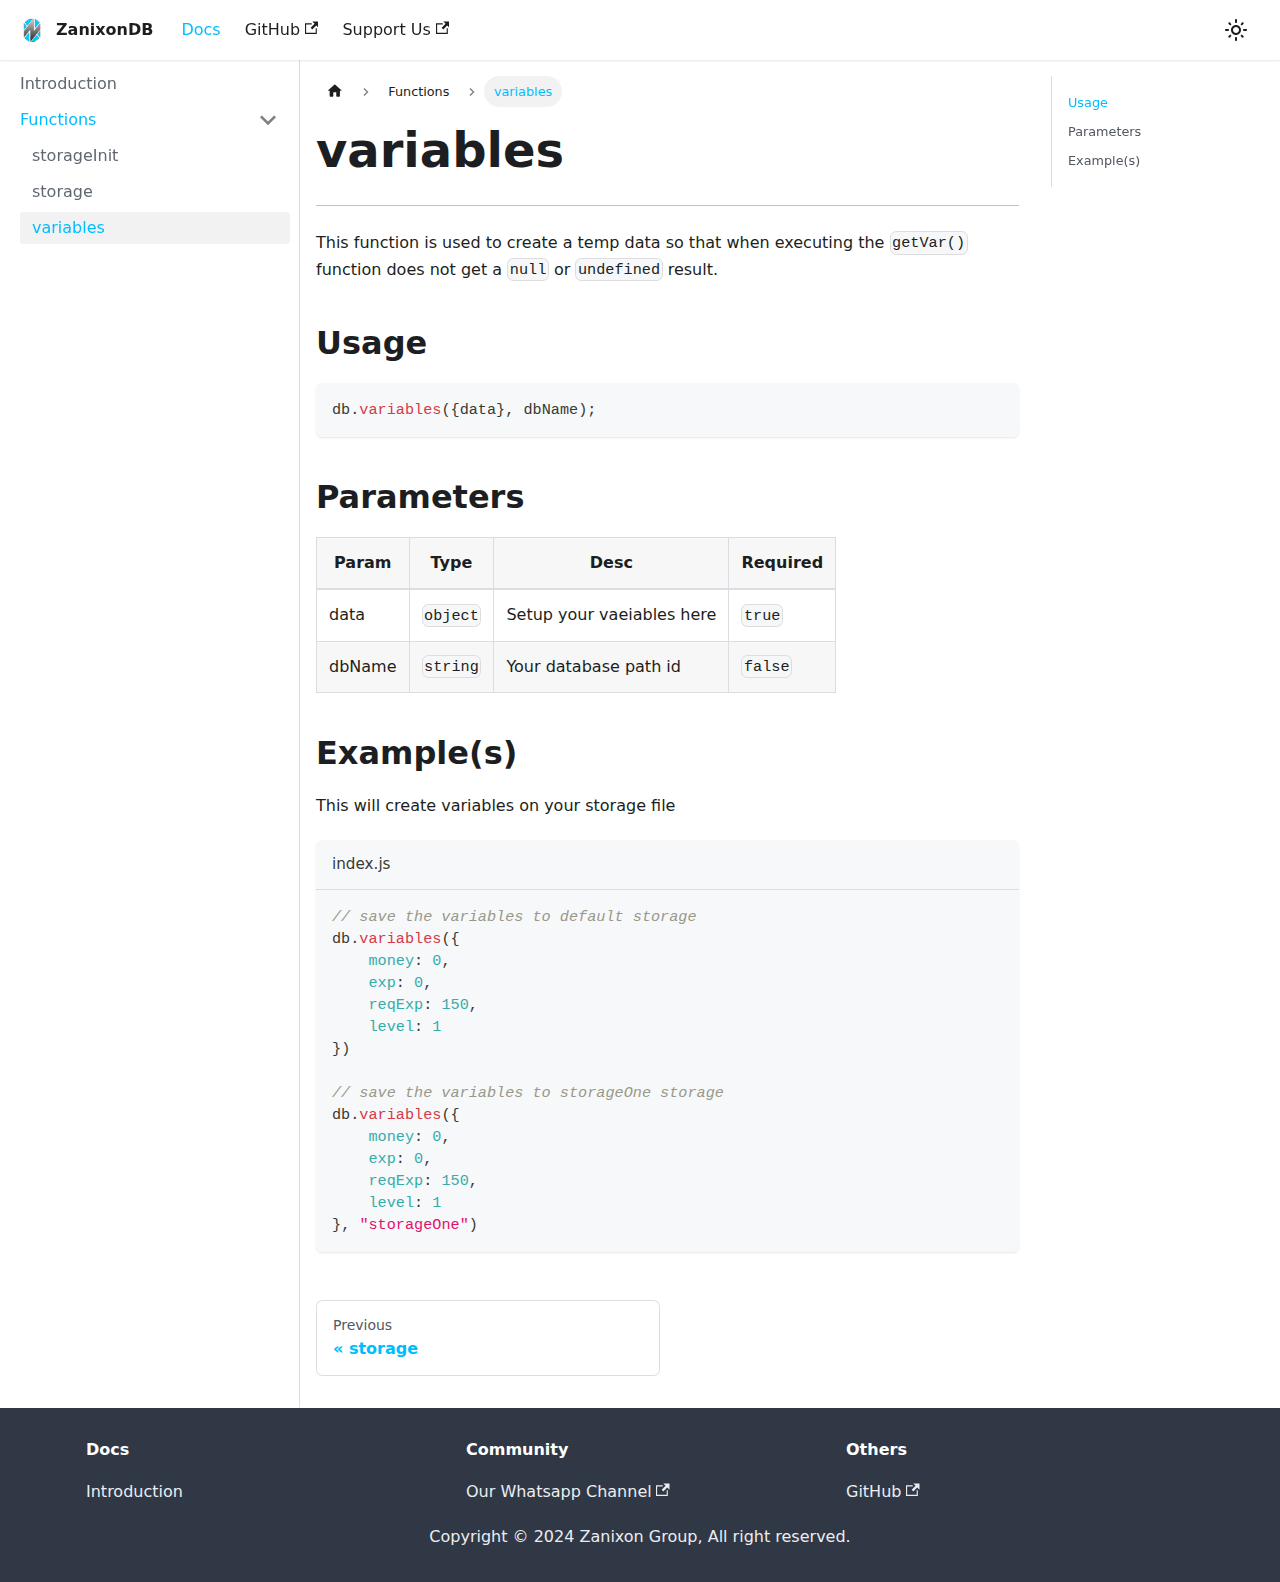
<file: docs/Functions/variables.html>
<!doctype html>
<html lang="en" dir="ltr" class="docs-wrapper docs-doc-page docs-version-current plugin-docs plugin-id-default docs-doc-id-Functions/variables">
<head>
<meta charset="UTF-8">
<meta name="viewport" content="width=device-width,initial-scale=1">
<meta name="generator" content="Docusaurus v2.0.1">
<link rel="alternate" type="application/rss+xml" href="/blog/rss.xml" title="ZanixonDB RSS Feed">
<link rel="alternate" type="application/atom+xml" href="/blog/atom.xml" title="ZanixonDB Atom Feed"><title data-rh="true">variables | ZanixonDB</title><meta data-rh="true" name="twitter:card" content="summary_large_image"><meta data-rh="true" property="og:url" content="https://zndb.zanixon.xyz/docs/Functions/variables"><meta data-rh="true" name="docusaurus_locale" content="en"><meta data-rh="true" name="docsearch:language" content="en"><meta data-rh="true" name="docusaurus_version" content="current"><meta data-rh="true" name="docusaurus_tag" content="docs-default-current"><meta data-rh="true" name="docsearch:version" content="current"><meta data-rh="true" name="docsearch:docusaurus_tag" content="docs-default-current"><meta data-rh="true" property="og:title" content="variables | ZanixonDB"><meta data-rh="true" name="description" content="---"><meta data-rh="true" property="og:description" content="---"><link data-rh="true" rel="icon" href="/img/zn-logo.png"><link data-rh="true" rel="canonical" href="https://zndb.zanixon.xyz/docs/Functions/variables"><link data-rh="true" rel="alternate" href="https://zndb.zanixon.xyz/docs/Functions/variables" hreflang="en"><link data-rh="true" rel="alternate" href="https://zndb.zanixon.xyz/docs/Functions/variables" hreflang="x-default"><link rel="stylesheet" href="/assets/css/styles.c3fe489b.css">
<link rel="preload" href="/assets/js/runtime~main.eb51b2c0.js" as="script">
<link rel="preload" href="/assets/js/main.63317002.js" as="script">
</head>
<body class="navigation-with-keyboard">
<script>!function(){function t(t){document.documentElement.setAttribute("data-theme",t)}var e=function(){var t=null;try{t=localStorage.getItem("theme")}catch(t){}return t}();t(null!==e?e:"light")}()</script><div id="__docusaurus">
<div role="region"><a href="#" class="skipToContent_fXgn">Skip to main content</a></div><nav class="navbar navbar--fixed-top"><div class="navbar__inner"><div class="navbar__items"><button aria-label="Navigation bar toggle" class="navbar__toggle clean-btn" type="button" tabindex="0"><svg width="30" height="30" viewBox="0 0 30 30" aria-hidden="true"><path stroke="currentColor" stroke-linecap="round" stroke-miterlimit="10" stroke-width="2" d="M4 7h22M4 15h22M4 23h22"></path></svg></button><a class="navbar__brand" href="/"><div class="navbar__logo"><img src="/img/zn-logo-nobg.png" alt="zn-logo" class="themedImage_ToTc themedImage--light_HNdA"><img src="/img/zn-logo-nobg.png" alt="zn-logo" class="themedImage_ToTc themedImage--dark_i4oU"></div><b class="navbar__title text--truncate">ZanixonDB</b></a><a aria-current="page" class="navbar__item navbar__link navbar__link--active" href="/docs/introduction">Docs</a><a href="https://github.com/ztrdiamond/zndb-docs" target="_blank" rel="noopener noreferrer" class="navbar__item navbar__link">GitHub<svg width="13.5" height="13.5" aria-hidden="true" viewBox="0 0 24 24" class="iconExternalLink_nPIU"><path fill="currentColor" d="M21 13v10h-21v-19h12v2h-10v15h17v-8h2zm3-12h-10.988l4.035 4-6.977 7.07 2.828 2.828 6.977-7.07 4.125 4.172v-11z"></path></svg></a><a href="https://trakteer.id/zanixongroup" target="_blank" rel="noopener noreferrer" class="navbar__item navbar__link">Support Us<svg width="13.5" height="13.5" aria-hidden="true" viewBox="0 0 24 24" class="iconExternalLink_nPIU"><path fill="currentColor" d="M21 13v10h-21v-19h12v2h-10v15h17v-8h2zm3-12h-10.988l4.035 4-6.977 7.07 2.828 2.828 6.977-7.07 4.125 4.172v-11z"></path></svg></a></div><div class="navbar__items navbar__items--right"><div class="toggle_vylO colorModeToggle_DEke"><button class="clean-btn toggleButton_gllP toggleButtonDisabled_aARS" type="button" disabled="" title="Switch between dark and light mode (currently light mode)" aria-label="Switch between dark and light mode (currently light mode)"><svg viewBox="0 0 24 24" width="24" height="24" class="lightToggleIcon_pyhR"><path fill="currentColor" d="M12,9c1.65,0,3,1.35,3,3s-1.35,3-3,3s-3-1.35-3-3S10.35,9,12,9 M12,7c-2.76,0-5,2.24-5,5s2.24,5,5,5s5-2.24,5-5 S14.76,7,12,7L12,7z M2,13l2,0c0.55,0,1-0.45,1-1s-0.45-1-1-1l-2,0c-0.55,0-1,0.45-1,1S1.45,13,2,13z M20,13l2,0c0.55,0,1-0.45,1-1 s-0.45-1-1-1l-2,0c-0.55,0-1,0.45-1,1S19.45,13,20,13z M11,2v2c0,0.55,0.45,1,1,1s1-0.45,1-1V2c0-0.55-0.45-1-1-1S11,1.45,11,2z M11,20v2c0,0.55,0.45,1,1,1s1-0.45,1-1v-2c0-0.55-0.45-1-1-1C11.45,19,11,19.45,11,20z M5.99,4.58c-0.39-0.39-1.03-0.39-1.41,0 c-0.39,0.39-0.39,1.03,0,1.41l1.06,1.06c0.39,0.39,1.03,0.39,1.41,0s0.39-1.03,0-1.41L5.99,4.58z M18.36,16.95 c-0.39-0.39-1.03-0.39-1.41,0c-0.39,0.39-0.39,1.03,0,1.41l1.06,1.06c0.39,0.39,1.03,0.39,1.41,0c0.39-0.39,0.39-1.03,0-1.41 L18.36,16.95z M19.42,5.99c0.39-0.39,0.39-1.03,0-1.41c-0.39-0.39-1.03-0.39-1.41,0l-1.06,1.06c-0.39,0.39-0.39,1.03,0,1.41 s1.03,0.39,1.41,0L19.42,5.99z M7.05,18.36c0.39-0.39,0.39-1.03,0-1.41c-0.39-0.39-1.03-0.39-1.41,0l-1.06,1.06 c-0.39,0.39-0.39,1.03,0,1.41s1.03,0.39,1.41,0L7.05,18.36z"></path></svg><svg viewBox="0 0 24 24" width="24" height="24" class="darkToggleIcon_wfgR"><path fill="currentColor" d="M9.37,5.51C9.19,6.15,9.1,6.82,9.1,7.5c0,4.08,3.32,7.4,7.4,7.4c0.68,0,1.35-0.09,1.99-0.27C17.45,17.19,14.93,19,12,19 c-3.86,0-7-3.14-7-7C5,9.07,6.81,6.55,9.37,5.51z M12,3c-4.97,0-9,4.03-9,9s4.03,9,9,9s9-4.03,9-9c0-0.46-0.04-0.92-0.1-1.36 c-0.98,1.37-2.58,2.26-4.4,2.26c-2.98,0-5.4-2.42-5.4-5.4c0-1.81,0.89-3.42,2.26-4.4C12.92,3.04,12.46,3,12,3L12,3z"></path></svg></button></div><div class="searchBox_ZlJk"></div></div></div><div role="presentation" class="navbar-sidebar__backdrop"></div></nav><div class="main-wrapper mainWrapper_z2l0 docsWrapper_BCFX"><button aria-label="Scroll back to top" class="clean-btn theme-back-to-top-button backToTopButton_sjWU" type="button"></button><div class="docPage__5DB"><aside class="theme-doc-sidebar-container docSidebarContainer_b6E3"><div class="sidebar_njMd"><nav class="menu thin-scrollbar menu_SIkG"><ul class="theme-doc-sidebar-menu menu__list"><li class="theme-doc-sidebar-item-link theme-doc-sidebar-item-link-level-1 menu__list-item"><a class="menu__link" href="/docs/introduction">Introduction</a></li><li class="theme-doc-sidebar-item-category theme-doc-sidebar-item-category-level-1 menu__list-item"><div class="menu__list-item-collapsible"><a class="menu__link menu__link--sublist menu__link--sublist-caret menu__link--active" aria-expanded="true" href="/docs/Functions/storageInit">Functions</a></div><ul style="display:block;overflow:visible;height:auto" class="menu__list"><li class="theme-doc-sidebar-item-link theme-doc-sidebar-item-link-level-2 menu__list-item"><a class="menu__link" tabindex="0" href="/docs/Functions/storageInit">storageInit</a></li><li class="theme-doc-sidebar-item-link theme-doc-sidebar-item-link-level-2 menu__list-item"><a class="menu__link" tabindex="0" href="/docs/Functions/storage">storage</a></li><li class="theme-doc-sidebar-item-link theme-doc-sidebar-item-link-level-2 menu__list-item"><a class="menu__link menu__link--active" aria-current="page" tabindex="0" href="/docs/Functions/variables">variables</a></li></ul></li></ul></nav></div></aside><main class="docMainContainer_gTbr"><div class="container padding-top--md padding-bottom--lg"><div class="row"><div class="col docItemCol_VOVn"><div class="docItemContainer_Djhp"><article><nav class="theme-doc-breadcrumbs breadcrumbsContainer_Z_bl" aria-label="Breadcrumbs"><ul class="breadcrumbs" itemscope="" itemtype="https://schema.org/BreadcrumbList"><li class="breadcrumbs__item"><a aria-label="Home page" class="breadcrumbs__link" href="/"><svg viewBox="0 0 24 24" class="breadcrumbHomeIcon_OVgt"><path d="M10 19v-5h4v5c0 .55.45 1 1 1h3c.55 0 1-.45 1-1v-7h1.7c.46 0 .68-.57.33-.87L12.67 3.6c-.38-.34-.96-.34-1.34 0l-8.36 7.53c-.34.3-.13.87.33.87H5v7c0 .55.45 1 1 1h3c.55 0 1-.45 1-1z" fill="currentColor"></path></svg></a></li><li class="breadcrumbs__item"><span class="breadcrumbs__link">Functions</span><meta itemprop="position" content="1"></li><li itemscope="" itemprop="itemListElement" itemtype="https://schema.org/ListItem" class="breadcrumbs__item breadcrumbs__item--active"><span class="breadcrumbs__link" itemprop="name">variables</span><meta itemprop="position" content="2"></li></ul></nav><div class="tocCollapsible_ETCw theme-doc-toc-mobile tocMobile_ITEo"><button type="button" class="clean-btn tocCollapsibleButton_TO0P">On this page</button></div><div class="theme-doc-markdown markdown"><h1>variables</h1><hr><p>This function is used to create a temp data so that when executing the <code>getVar()</code> function does not get a <code>null</code> or <code>undefined</code> result.</p><h2 class="anchor anchorWithStickyNavbar_LWe7" id="usage">Usage<a class="hash-link" href="#usage" title="Direct link to heading">​</a></h2><div class="language-js codeBlockContainer_Ckt0 theme-code-block" style="--prism-color:#393A34;--prism-background-color:#f6f8fa"><div class="codeBlockContent_biex"><pre tabindex="0" class="prism-code language-js codeBlock_bY9V thin-scrollbar"><code class="codeBlockLines_e6Vv"><span class="token-line" style="color:#393A34"><span class="token plain">db</span><span class="token punctuation" style="color:#393A34">.</span><span class="token method function property-access" style="color:#d73a49">variables</span><span class="token punctuation" style="color:#393A34">(</span><span class="token punctuation" style="color:#393A34">{</span><span class="token plain">data</span><span class="token punctuation" style="color:#393A34">}</span><span class="token punctuation" style="color:#393A34">,</span><span class="token plain"> dbName</span><span class="token punctuation" style="color:#393A34">)</span><span class="token punctuation" style="color:#393A34">;</span><br></span></code></pre><div class="buttonGroup__atx"><button type="button" aria-label="Copy code to clipboard" title="Copy" class="clean-btn"><span class="copyButtonIcons_eSgA" aria-hidden="true"><svg class="copyButtonIcon_y97N" viewBox="0 0 24 24"><path d="M19,21H8V7H19M19,5H8A2,2 0 0,0 6,7V21A2,2 0 0,0 8,23H19A2,2 0 0,0 21,21V7A2,2 0 0,0 19,5M16,1H4A2,2 0 0,0 2,3V17H4V3H16V1Z"></path></svg><svg class="copyButtonSuccessIcon_LjdS" viewBox="0 0 24 24"><path d="M21,7L9,19L3.5,13.5L4.91,12.09L9,16.17L19.59,5.59L21,7Z"></path></svg></span></button></div></div></div><h2 class="anchor anchorWithStickyNavbar_LWe7" id="parameters">Parameters<a class="hash-link" href="#parameters" title="Direct link to heading">​</a></h2><table><thead><tr><th>Param</th><th>Type</th><th>Desc</th><th>Required</th></tr></thead><tbody><tr><td>data</td><td><code>object</code></td><td>Setup your vaeiables here</td><td><code>true</code></td></tr><tr><td>dbName</td><td><code>string</code></td><td>Your database path id</td><td><code>false</code></td></tr></tbody></table><h2 class="anchor anchorWithStickyNavbar_LWe7" id="examples">Example(s)<a class="hash-link" href="#examples" title="Direct link to heading">​</a></h2><p>This will create variables on your storage file</p><div class="language-js codeBlockContainer_Ckt0 theme-code-block" style="--prism-color:#393A34;--prism-background-color:#f6f8fa"><div class="codeBlockTitle_Ktv7">index.js</div><div class="codeBlockContent_biex"><pre tabindex="0" class="prism-code language-js codeBlock_bY9V thin-scrollbar"><code class="codeBlockLines_e6Vv"><span class="token-line" style="color:#393A34"><span class="token comment" style="color:#999988;font-style:italic">// save the variables to default storage</span><span class="token plain"></span><br></span><span class="token-line" style="color:#393A34"><span class="token plain">db</span><span class="token punctuation" style="color:#393A34">.</span><span class="token method function property-access" style="color:#d73a49">variables</span><span class="token punctuation" style="color:#393A34">(</span><span class="token punctuation" style="color:#393A34">{</span><span class="token plain"></span><br></span><span class="token-line" style="color:#393A34"><span class="token plain">    </span><span class="token literal-property property" style="color:#36acaa">money</span><span class="token operator" style="color:#393A34">:</span><span class="token plain"> </span><span class="token number" style="color:#36acaa">0</span><span class="token punctuation" style="color:#393A34">,</span><span class="token plain"></span><br></span><span class="token-line" style="color:#393A34"><span class="token plain">    </span><span class="token literal-property property" style="color:#36acaa">exp</span><span class="token operator" style="color:#393A34">:</span><span class="token plain"> </span><span class="token number" style="color:#36acaa">0</span><span class="token punctuation" style="color:#393A34">,</span><span class="token plain"></span><br></span><span class="token-line" style="color:#393A34"><span class="token plain">    </span><span class="token literal-property property" style="color:#36acaa">reqExp</span><span class="token operator" style="color:#393A34">:</span><span class="token plain"> </span><span class="token number" style="color:#36acaa">150</span><span class="token punctuation" style="color:#393A34">,</span><span class="token plain"></span><br></span><span class="token-line" style="color:#393A34"><span class="token plain">    </span><span class="token literal-property property" style="color:#36acaa">level</span><span class="token operator" style="color:#393A34">:</span><span class="token plain"> </span><span class="token number" style="color:#36acaa">1</span><span class="token plain"></span><br></span><span class="token-line" style="color:#393A34"><span class="token plain"></span><span class="token punctuation" style="color:#393A34">}</span><span class="token punctuation" style="color:#393A34">)</span><span class="token plain"></span><br></span><span class="token-line" style="color:#393A34"><span class="token plain" style="display:inline-block"></span><br></span><span class="token-line" style="color:#393A34"><span class="token plain"></span><span class="token comment" style="color:#999988;font-style:italic">// save the variables to storageOne storage</span><span class="token plain"></span><br></span><span class="token-line" style="color:#393A34"><span class="token plain">db</span><span class="token punctuation" style="color:#393A34">.</span><span class="token method function property-access" style="color:#d73a49">variables</span><span class="token punctuation" style="color:#393A34">(</span><span class="token punctuation" style="color:#393A34">{</span><span class="token plain"></span><br></span><span class="token-line" style="color:#393A34"><span class="token plain">    </span><span class="token literal-property property" style="color:#36acaa">money</span><span class="token operator" style="color:#393A34">:</span><span class="token plain"> </span><span class="token number" style="color:#36acaa">0</span><span class="token punctuation" style="color:#393A34">,</span><span class="token plain"></span><br></span><span class="token-line" style="color:#393A34"><span class="token plain">    </span><span class="token literal-property property" style="color:#36acaa">exp</span><span class="token operator" style="color:#393A34">:</span><span class="token plain"> </span><span class="token number" style="color:#36acaa">0</span><span class="token punctuation" style="color:#393A34">,</span><span class="token plain"></span><br></span><span class="token-line" style="color:#393A34"><span class="token plain">    </span><span class="token literal-property property" style="color:#36acaa">reqExp</span><span class="token operator" style="color:#393A34">:</span><span class="token plain"> </span><span class="token number" style="color:#36acaa">150</span><span class="token punctuation" style="color:#393A34">,</span><span class="token plain"></span><br></span><span class="token-line" style="color:#393A34"><span class="token plain">    </span><span class="token literal-property property" style="color:#36acaa">level</span><span class="token operator" style="color:#393A34">:</span><span class="token plain"> </span><span class="token number" style="color:#36acaa">1</span><span class="token plain"></span><br></span><span class="token-line" style="color:#393A34"><span class="token plain"></span><span class="token punctuation" style="color:#393A34">}</span><span class="token punctuation" style="color:#393A34">,</span><span class="token plain"> </span><span class="token string" style="color:#e3116c">&quot;storageOne&quot;</span><span class="token punctuation" style="color:#393A34">)</span><br></span></code></pre><div class="buttonGroup__atx"><button type="button" aria-label="Copy code to clipboard" title="Copy" class="clean-btn"><span class="copyButtonIcons_eSgA" aria-hidden="true"><svg class="copyButtonIcon_y97N" viewBox="0 0 24 24"><path d="M19,21H8V7H19M19,5H8A2,2 0 0,0 6,7V21A2,2 0 0,0 8,23H19A2,2 0 0,0 21,21V7A2,2 0 0,0 19,5M16,1H4A2,2 0 0,0 2,3V17H4V3H16V1Z"></path></svg><svg class="copyButtonSuccessIcon_LjdS" viewBox="0 0 24 24"><path d="M21,7L9,19L3.5,13.5L4.91,12.09L9,16.17L19.59,5.59L21,7Z"></path></svg></span></button></div></div></div></div></article><nav class="pagination-nav docusaurus-mt-lg" aria-label="Docs pages navigation"><a class="pagination-nav__link pagination-nav__link--prev" href="/docs/Functions/storage"><div class="pagination-nav__sublabel">Previous</div><div class="pagination-nav__label">storage</div></a></nav></div></div><div class="col col--3"><div class="tableOfContents_bqdL thin-scrollbar theme-doc-toc-desktop"><ul class="table-of-contents table-of-contents__left-border"><li><a href="#usage" class="table-of-contents__link toc-highlight">Usage</a></li><li><a href="#parameters" class="table-of-contents__link toc-highlight">Parameters</a></li><li><a href="#examples" class="table-of-contents__link toc-highlight">Example(s)</a></li></ul></div></div></div></div></main></div></div><footer class="footer footer--dark"><div class="container container-fluid"><div class="row footer__links"><div class="col footer__col"><div class="footer__title">Docs</div><ul class="footer__items clean-list"><li class="footer__item"><a class="footer__link-item" href="/docs/introduction">Introduction</a></li></ul></div><div class="col footer__col"><div class="footer__title">Community</div><ul class="footer__items clean-list"><li class="footer__item"><a href="https://whatsapp.com/channel/0029VaFOXjs7tkj2OGoypH1V" target="_blank" rel="noopener noreferrer" class="footer__link-item">Our Whatsapp Channel<svg width="13.5" height="13.5" aria-hidden="true" viewBox="0 0 24 24" class="iconExternalLink_nPIU"><path fill="currentColor" d="M21 13v10h-21v-19h12v2h-10v15h17v-8h2zm3-12h-10.988l4.035 4-6.977 7.07 2.828 2.828 6.977-7.07 4.125 4.172v-11z"></path></svg></a></li></ul></div><div class="col footer__col"><div class="footer__title">Others</div><ul class="footer__items clean-list"><li class="footer__item"><a href="https://github.com/ztrdiamond" target="_blank" rel="noopener noreferrer" class="footer__link-item">GitHub<svg width="13.5" height="13.5" aria-hidden="true" viewBox="0 0 24 24" class="iconExternalLink_nPIU"><path fill="currentColor" d="M21 13v10h-21v-19h12v2h-10v15h17v-8h2zm3-12h-10.988l4.035 4-6.977 7.07 2.828 2.828 6.977-7.07 4.125 4.172v-11z"></path></svg></a></li></ul></div></div><div class="footer__bottom text--center"><div class="footer__copyright">Copyright © 2024 Zanixon Group, All right reserved.</div></div></div></footer></div>
<script src="/assets/js/runtime~main.eb51b2c0.js"></script>
<script src="/assets/js/main.63317002.js"></script>
</body>
</html>
</file>
<file: assets/css/styles.c3fe489b.css>
.col,.container{padding:0 var(--ifm-spacing-horizontal);width:100%}.markdown>h2,.markdown>h3,.markdown>h4,.markdown>h5,.markdown>h6{margin-bottom:calc(var(--ifm-heading-vertical-rhythm-bottom)*var(--ifm-leading))}.markdown li,body{word-wrap:break-word}body,ol ol,ol ul,ul ol,ul ul{margin:0}pre,table{overflow:auto}blockquote,pre{margin:0 0 var(--ifm-spacing-vertical)}.breadcrumbs__link,.button{transition-timing-function:var(--ifm-transition-timing-default)}.button,code{vertical-align:middle}.button--outline.button--active,.button--outline:active,.button--outline:hover,:root{--ifm-button-color:var(--ifm-font-color-base-inverse)}.menu__link:hover,a{transition:color var(--ifm-transition-fast) var(--ifm-transition-timing-default)}.navbar--dark,:root{--ifm-navbar-link-hover-color:var(--ifm-color-primary)}.menu,.navbar-sidebar{overflow-x:hidden}:root,html[data-theme=dark]{--ifm-color-emphasis-500:var(--ifm-color-gray-500)}.toggleButton_gllP,html{-webkit-tap-highlight-color:transparent}.clean-list,.containsTaskList_mC6p,.details_lb9f>summary,.dropdown__menu,.menu__list{list-style:none}:root{--ifm-color-scheme:light;--ifm-dark-value:10%;--ifm-darker-value:15%;--ifm-darkest-value:30%;--ifm-light-value:15%;--ifm-lighter-value:30%;--ifm-lightest-value:50%;--ifm-contrast-background-value:90%;--ifm-contrast-foreground-value:70%;--ifm-contrast-background-dark-value:70%;--ifm-contrast-foreground-dark-value:90%;--ifm-color-primary:#3578e5;--ifm-color-secondary:#ebedf0;--ifm-color-success:#00a400;--ifm-color-info:#54c7ec;--ifm-color-warning:#ffba00;--ifm-color-danger:#fa383e;--ifm-color-primary-dark:#306cce;--ifm-color-primary-darker:#2d66c3;--ifm-color-primary-darkest:#2554a0;--ifm-color-primary-light:#538ce9;--ifm-color-primary-lighter:#72a1ed;--ifm-color-primary-lightest:#9abcf2;--ifm-color-primary-contrast-background:#ebf2fc;--ifm-color-primary-contrast-foreground:#102445;--ifm-color-secondary-dark:#d4d5d8;--ifm-color-secondary-darker:#c8c9cc;--ifm-color-secondary-darkest:#a4a6a8;--ifm-color-secondary-light:#eef0f2;--ifm-color-secondary-lighter:#f1f2f5;--ifm-color-secondary-lightest:#f5f6f8;--ifm-color-secondary-contrast-background:#fdfdfe;--ifm-color-secondary-contrast-foreground:#474748;--ifm-color-success-dark:#009400;--ifm-color-success-darker:#008b00;--ifm-color-success-darkest:#007300;--ifm-color-success-light:#26b226;--ifm-color-success-lighter:#4dbf4d;--ifm-color-success-lightest:#80d280;--ifm-color-success-contrast-background:#e6f6e6;--ifm-color-success-contrast-foreground:#003100;--ifm-color-info-dark:#4cb3d4;--ifm-color-info-darker:#47a9c9;--ifm-color-info-darkest:#3b8ba5;--ifm-color-info-light:#6ecfef;--ifm-color-info-lighter:#87d8f2;--ifm-color-info-lightest:#aae3f6;--ifm-color-info-contrast-background:#eef9fd;--ifm-color-info-contrast-foreground:#193c47;--ifm-color-warning-dark:#e6a700;--ifm-color-warning-darker:#d99e00;--ifm-color-warning-darkest:#b38200;--ifm-color-warning-light:#ffc426;--ifm-color-warning-lighter:#ffcf4d;--ifm-color-warning-lightest:#ffdd80;--ifm-color-warning-contrast-background:#fff8e6;--ifm-color-warning-contrast-foreground:#4d3800;--ifm-color-danger-dark:#e13238;--ifm-color-danger-darker:#d53035;--ifm-color-danger-darkest:#af272b;--ifm-color-danger-light:#fb565b;--ifm-color-danger-lighter:#fb7478;--ifm-color-danger-lightest:#fd9c9f;--ifm-color-danger-contrast-background:#ffebec;--ifm-color-danger-contrast-foreground:#4b1113;--ifm-color-white:#fff;--ifm-color-black:#000;--ifm-color-gray-0:var(--ifm-color-white);--ifm-color-gray-100:#f5f6f7;--ifm-color-gray-200:#ebedf0;--ifm-color-gray-300:#dadde1;--ifm-color-gray-400:#ccd0d5;--ifm-color-gray-500:#bec3c9;--ifm-color-gray-600:#8d949e;--ifm-color-gray-700:#606770;--ifm-color-gray-800:#444950;--ifm-color-gray-900:#1c1e21;--ifm-color-gray-1000:var(--ifm-color-black);--ifm-color-emphasis-0:var(--ifm-color-gray-0);--ifm-color-emphasis-100:var(--ifm-color-gray-100);--ifm-color-emphasis-200:var(--ifm-color-gray-200);--ifm-color-emphasis-300:var(--ifm-color-gray-300);--ifm-color-emphasis-400:var(--ifm-color-gray-400);--ifm-color-emphasis-600:var(--ifm-color-gray-600);--ifm-color-emphasis-700:var(--ifm-color-gray-700);--ifm-color-emphasis-800:var(--ifm-color-gray-800);--ifm-color-emphasis-900:var(--ifm-color-gray-900);--ifm-color-emphasis-1000:var(--ifm-color-gray-1000);--ifm-color-content:var(--ifm-color-emphasis-900);--ifm-color-content-inverse:var(--ifm-color-emphasis-0);--ifm-color-content-secondary:#525860;--ifm-background-color:transparent;--ifm-background-surface-color:var(--ifm-color-content-inverse);--ifm-global-border-width:1px;--ifm-global-radius:0.4rem;--ifm-hover-overlay:rgba(0,0,0,.05);--ifm-font-color-base:var(--ifm-color-content);--ifm-font-color-base-inverse:var(--ifm-color-content-inverse);--ifm-font-color-secondary:var(--ifm-color-content-secondary);--ifm-font-family-base:system-ui,-apple-system,Segoe UI,Roboto,Ubuntu,Cantarell,Noto Sans,sans-serif,BlinkMacSystemFont,"Segoe UI",Helvetica,Arial,sans-serif,"Apple Color Emoji","Segoe UI Emoji","Segoe UI Symbol";--ifm-font-family-monospace:SFMono-Regular,Menlo,Monaco,Consolas,"Liberation Mono","Courier New",monospace;--ifm-font-size-base:100%;--ifm-font-weight-light:300;--ifm-font-weight-normal:400;--ifm-font-weight-semibold:500;--ifm-font-weight-bold:700;--ifm-font-weight-base:var(--ifm-font-weight-normal);--ifm-line-height-base:1.65;--ifm-global-spacing:1rem;--ifm-spacing-vertical:var(--ifm-global-spacing);--ifm-spacing-horizontal:var(--ifm-global-spacing);--ifm-transition-fast:200ms;--ifm-transition-slow:400ms;--ifm-transition-timing-default:cubic-bezier(0.08,0.52,0.52,1);--ifm-global-shadow-lw:0 1px 2px 0 rgba(0,0,0,.1);--ifm-global-shadow-md:0 5px 40px rgba(0,0,0,.2);--ifm-global-shadow-tl:0 12px 28px 0 rgba(0,0,0,.2),0 2px 4px 0 rgba(0,0,0,.1);--ifm-z-index-dropdown:100;--ifm-z-index-fixed:200;--ifm-z-index-overlay:400;--ifm-container-width:1140px;--ifm-container-width-xl:1320px;--ifm-code-background:#f6f7f8;--ifm-code-border-radius:var(--ifm-global-radius);--ifm-code-font-size:90%;--ifm-code-padding-horizontal:0.1rem;--ifm-code-padding-vertical:0.1rem;--ifm-pre-background:var(--ifm-code-background);--ifm-pre-border-radius:var(--ifm-code-border-radius);--ifm-pre-color:inherit;--ifm-pre-line-height:1.45;--ifm-pre-padding:1rem;--ifm-heading-color:inherit;--ifm-heading-margin-top:0;--ifm-heading-margin-bottom:var(--ifm-spacing-vertical);--ifm-heading-font-family:var(--ifm-font-family-base);--ifm-heading-font-weight:var(--ifm-font-weight-bold);--ifm-heading-line-height:1.25;--ifm-h1-font-size:2rem;--ifm-h2-font-size:1.5rem;--ifm-h3-font-size:1.25rem;--ifm-h4-font-size:1rem;--ifm-h5-font-size:0.875rem;--ifm-h6-font-size:0.85rem;--ifm-image-alignment-padding:1.25rem;--ifm-leading-desktop:1.25;--ifm-leading:calc(var(--ifm-leading-desktop)*1rem);--ifm-list-left-padding:2rem;--ifm-list-margin:1rem;--ifm-list-item-margin:0.25rem;--ifm-list-paragraph-margin:1rem;--ifm-table-cell-padding:0.75rem;--ifm-table-background:transparent;--ifm-table-stripe-background:rgba(0,0,0,.03);--ifm-table-border-width:1px;--ifm-table-border-color:var(--ifm-color-emphasis-300);--ifm-table-head-background:inherit;--ifm-table-head-color:inherit;--ifm-table-head-font-weight:var(--ifm-font-weight-bold);--ifm-table-cell-color:inherit;--ifm-link-color:var(--ifm-color-primary);--ifm-link-decoration:none;--ifm-link-hover-color:var(--ifm-link-color);--ifm-link-hover-decoration:underline;--ifm-paragraph-margin-bottom:var(--ifm-leading);--ifm-blockquote-font-size:var(--ifm-font-size-base);--ifm-blockquote-border-left-width:2px;--ifm-blockquote-padding-horizontal:var(--ifm-spacing-horizontal);--ifm-blockquote-padding-vertical:0;--ifm-blockquote-shadow:none;--ifm-blockquote-color:var(--ifm-color-emphasis-800);--ifm-blockquote-border-color:var(--ifm-color-emphasis-300);--ifm-hr-background-color:var(--ifm-color-emphasis-500);--ifm-hr-height:1px;--ifm-hr-margin-vertical:1.5rem;--ifm-scrollbar-size:7px;--ifm-scrollbar-track-background-color:#f1f1f1;--ifm-scrollbar-thumb-background-color:silver;--ifm-scrollbar-thumb-hover-background-color:#a7a7a7;--ifm-alert-background-color:inherit;--ifm-alert-border-color:inherit;--ifm-alert-border-radius:var(--ifm-global-radius);--ifm-alert-border-width:0px;--ifm-alert-border-left-width:5px;--ifm-alert-color:var(--ifm-font-color-base);--ifm-alert-padding-horizontal:var(--ifm-spacing-horizontal);--ifm-alert-padding-vertical:var(--ifm-spacing-vertical);--ifm-alert-shadow:var(--ifm-global-shadow-lw);--ifm-avatar-intro-margin:1rem;--ifm-avatar-intro-alignment:inherit;--ifm-avatar-photo-size:3rem;--ifm-badge-background-color:inherit;--ifm-badge-border-color:inherit;--ifm-badge-border-radius:var(--ifm-global-radius);--ifm-badge-border-width:var(--ifm-global-border-width);--ifm-badge-color:var(--ifm-color-white);--ifm-badge-padding-horizontal:calc(var(--ifm-spacing-horizontal)*0.5);--ifm-badge-padding-vertical:calc(var(--ifm-spacing-vertical)*0.25);--ifm-breadcrumb-border-radius:1.5rem;--ifm-breadcrumb-spacing:0.5rem;--ifm-breadcrumb-color-active:var(--ifm-color-primary);--ifm-breadcrumb-item-background-active:var(--ifm-hover-overlay);--ifm-breadcrumb-padding-horizontal:0.8rem;--ifm-breadcrumb-padding-vertical:0.4rem;--ifm-breadcrumb-size-multiplier:1;--ifm-breadcrumb-separator:url('data:image/svg+xml;utf8,<svg xmlns="http://www.w3.org/2000/svg" x="0px" y="0px" viewBox="0 0 256 256"><g><g><polygon points="79.093,0 48.907,30.187 146.72,128 48.907,225.813 79.093,256 207.093,128"/></g></g><g></g><g></g><g></g><g></g><g></g><g></g><g></g><g></g><g></g><g></g><g></g><g></g><g></g><g></g><g></g></svg>');--ifm-breadcrumb-separator-filter:none;--ifm-breadcrumb-separator-size:0.5rem;--ifm-breadcrumb-separator-size-multiplier:1.25;--ifm-button-background-color:inherit;--ifm-button-border-color:var(--ifm-button-background-color);--ifm-button-border-width:var(--ifm-global-border-width);--ifm-button-font-weight:var(--ifm-font-weight-bold);--ifm-button-padding-horizontal:1.5rem;--ifm-button-padding-vertical:0.375rem;--ifm-button-size-multiplier:1;--ifm-button-transition-duration:var(--ifm-transition-fast);--ifm-button-border-radius:calc(var(--ifm-global-radius)*var(--ifm-button-size-multiplier));--ifm-button-group-spacing:2px;--ifm-card-background-color:var(--ifm-background-surface-color);--ifm-card-border-radius:calc(var(--ifm-global-radius)*2);--ifm-card-horizontal-spacing:var(--ifm-global-spacing);--ifm-card-vertical-spacing:var(--ifm-global-spacing);--ifm-toc-border-color:var(--ifm-color-emphasis-300);--ifm-toc-link-color:var(--ifm-color-content-secondary);--ifm-toc-padding-vertical:0.5rem;--ifm-toc-padding-horizontal:0.5rem;--ifm-dropdown-background-color:var(--ifm-background-surface-color);--ifm-dropdown-font-weight:var(--ifm-font-weight-semibold);--ifm-dropdown-link-color:var(--ifm-font-color-base);--ifm-dropdown-hover-background-color:var(--ifm-hover-overlay);--ifm-footer-background-color:var(--ifm-color-emphasis-100);--ifm-footer-color:inherit;--ifm-footer-link-color:var(--ifm-color-emphasis-700);--ifm-footer-link-hover-color:var(--ifm-color-primary);--ifm-footer-link-horizontal-spacing:0.5rem;--ifm-footer-padding-horizontal:calc(var(--ifm-spacing-horizontal)*2);--ifm-footer-padding-vertical:calc(var(--ifm-spacing-vertical)*2);--ifm-footer-title-color:inherit;--ifm-footer-logo-max-width:min(30rem,90vw);--ifm-hero-background-color:var(--ifm-background-surface-color);--ifm-hero-text-color:var(--ifm-color-emphasis-800);--ifm-menu-color:var(--ifm-color-emphasis-700);--ifm-menu-color-active:var(--ifm-color-primary);--ifm-menu-color-background-active:var(--ifm-hover-overlay);--ifm-menu-color-background-hover:var(--ifm-hover-overlay);--ifm-menu-link-padding-horizontal:0.75rem;--ifm-menu-link-padding-vertical:0.375rem;--ifm-menu-link-sublist-icon:url('data:image/svg+xml;utf8,<svg xmlns="http://www.w3.org/2000/svg" width="16px" height="16px" viewBox="0 0 24 24"><path fill="rgba(0,0,0,0.5)" d="M7.41 15.41L12 10.83l4.59 4.58L18 14l-6-6-6 6z"></path></svg>');--ifm-menu-link-sublist-icon-filter:none;--ifm-navbar-background-color:var(--ifm-background-surface-color);--ifm-navbar-height:3.75rem;--ifm-navbar-item-padding-horizontal:0.75rem;--ifm-navbar-item-padding-vertical:0.25rem;--ifm-navbar-link-color:var(--ifm-font-color-base);--ifm-navbar-link-active-color:var(--ifm-link-color);--ifm-navbar-padding-horizontal:var(--ifm-spacing-horizontal);--ifm-navbar-padding-vertical:calc(var(--ifm-spacing-vertical)*0.5);--ifm-navbar-shadow:var(--ifm-global-shadow-lw);--ifm-navbar-search-input-background-color:var(--ifm-color-emphasis-200);--ifm-navbar-search-input-color:var(--ifm-color-emphasis-800);--ifm-navbar-search-input-placeholder-color:var(--ifm-color-emphasis-500);--ifm-navbar-search-input-icon:url('data:image/svg+xml;utf8,<svg fill="currentColor" xmlns="http://www.w3.org/2000/svg" viewBox="0 0 16 16" height="16px" width="16px"><path d="M6.02945,10.20327a4.17382,4.17382,0,1,1,4.17382-4.17382A4.15609,4.15609,0,0,1,6.02945,10.20327Zm9.69195,4.2199L10.8989,9.59979A5.88021,5.88021,0,0,0,12.058,6.02856,6.00467,6.00467,0,1,0,9.59979,10.8989l4.82338,4.82338a.89729.89729,0,0,0,1.29912,0,.89749.89749,0,0,0-.00087-1.29909Z" /></svg>');--ifm-navbar-sidebar-width:83vw;--ifm-pagination-border-radius:var(--ifm-global-radius);--ifm-pagination-color-active:var(--ifm-color-primary);--ifm-pagination-font-size:1rem;--ifm-pagination-item-active-background:var(--ifm-hover-overlay);--ifm-pagination-page-spacing:0.2em;--ifm-pagination-padding-horizontal:calc(var(--ifm-spacing-horizontal)*1);--ifm-pagination-padding-vertical:calc(var(--ifm-spacing-vertical)*0.25);--ifm-pagination-nav-border-radius:var(--ifm-global-radius);--ifm-pagination-nav-color-hover:var(--ifm-color-primary);--ifm-pills-color-active:var(--ifm-color-primary);--ifm-pills-color-background-active:var(--ifm-hover-overlay);--ifm-pills-spacing:0.125rem;--ifm-tabs-color:var(--ifm-font-color-secondary);--ifm-tabs-color-active:var(--ifm-color-primary);--ifm-tabs-color-active-border:var(--ifm-tabs-color-active);--ifm-tabs-padding-horizontal:1rem;--ifm-tabs-padding-vertical:1rem;--docusaurus-progress-bar-color:var(--ifm-color-primary);--docusaurus-announcement-bar-height:auto;--docusaurus-collapse-button-bg:transparent;--docusaurus-collapse-button-bg-hover:rgba(0,0,0,.1);--doc-sidebar-width:300px;--doc-sidebar-hidden-width:30px;--docusaurus-tag-list-border:var(--ifm-color-emphasis-300)}.badge--danger,.badge--info,.badge--primary,.badge--secondary,.badge--success,.badge--warning{--ifm-badge-border-color:var(--ifm-badge-background-color)}.button--link,.button--outline{--ifm-button-background-color:transparent}*{box-sizing:border-box}html{-webkit-font-smoothing:antialiased;text-rendering:optimizelegibility;-webkit-text-size-adjust:100%;text-size-adjust:100%;background-color:var(--ifm-background-color);color:var(--ifm-font-color-base);color-scheme:var(--ifm-color-scheme);font:var(--ifm-font-size-base)/var(--ifm-line-height-base) var(--ifm-font-family-base)}iframe{border:0;color-scheme:auto}.container{margin:0 auto;max-width:var(--ifm-container-width)}.container--fluid{max-width:inherit}.row{display:flex;flex-wrap:wrap;margin:0 calc(var(--ifm-spacing-horizontal)*-1)}.margin-bottom--none,.margin-vert--none,.markdown>:last-child{margin-bottom:0!important}.margin-top--none,.margin-vert--none{margin-top:0!important}.row--no-gutters{margin-left:0;margin-right:0}.margin-horiz--none,.margin-right--none{margin-right:0!important}.row--no-gutters>.col{padding-left:0;padding-right:0}.row--align-top{align-items:flex-start}.row--align-bottom{align-items:flex-end}.menuExternalLink_NmtK,.row--align-center{align-items:center}.row--align-stretch{align-items:stretch}.row--align-baseline{align-items:baseline}.col{--ifm-col-width:100%;flex:1 0;margin-left:0;max-width:var(--ifm-col-width)}.padding-bottom--none,.padding-vert--none{padding-bottom:0!important}.padding-top--none,.padding-vert--none{padding-top:0!important}.padding-horiz--none,.padding-left--none{padding-left:0!important}.padding-horiz--none,.padding-right--none{padding-right:0!important}.col[class*=col--]{flex:0 0 var(--ifm-col-width)}.col--1{--ifm-col-width:8.33333%}.col--offset-1{margin-left:8.33333%}.col--2{--ifm-col-width:16.66667%}.col--offset-2{margin-left:16.66667%}.col--3{--ifm-col-width:25%}.col--offset-3{margin-left:25%}.col--4{--ifm-col-width:33.33333%}.col--offset-4{margin-left:33.33333%}.col--5{--ifm-col-width:41.66667%}.col--offset-5{margin-left:41.66667%}.col--6{--ifm-col-width:50%}.col--offset-6{margin-left:50%}.col--7{--ifm-col-width:58.33333%}.col--offset-7{margin-left:58.33333%}.col--8{--ifm-col-width:66.66667%}.col--offset-8{margin-left:66.66667%}.col--9{--ifm-col-width:75%}.col--offset-9{margin-left:75%}.col--10{--ifm-col-width:83.33333%}.col--offset-10{margin-left:83.33333%}.col--11{--ifm-col-width:91.66667%}.col--offset-11{margin-left:91.66667%}.col--12{--ifm-col-width:100%}.col--offset-12{margin-left:100%}.margin-horiz--none,.margin-left--none{margin-left:0!important}.margin--none{margin:0!important}.margin-bottom--xs,.margin-vert--xs{margin-bottom:.25rem!important}.margin-top--xs,.margin-vert--xs{margin-top:.25rem!important}.margin-horiz--xs,.margin-left--xs{margin-left:.25rem!important}.margin-horiz--xs,.margin-right--xs{margin-right:.25rem!important}.margin--xs{margin:.25rem!important}.margin-bottom--sm,.margin-vert--sm{margin-bottom:.5rem!important}.margin-top--sm,.margin-vert--sm{margin-top:.5rem!important}.margin-horiz--sm,.margin-left--sm{margin-left:.5rem!important}.margin-horiz--sm,.margin-right--sm{margin-right:.5rem!important}.margin--sm{margin:.5rem!important}.margin-bottom--md,.margin-vert--md{margin-bottom:1rem!important}.margin-top--md,.margin-vert--md{margin-top:1rem!important}.margin-horiz--md,.margin-left--md{margin-left:1rem!important}.margin-horiz--md,.margin-right--md{margin-right:1rem!important}.margin--md{margin:1rem!important}.margin-bottom--lg,.margin-vert--lg{margin-bottom:2rem!important}.margin-top--lg,.margin-vert--lg{margin-top:2rem!important}.margin-horiz--lg,.margin-left--lg{margin-left:2rem!important}.margin-horiz--lg,.margin-right--lg{margin-right:2rem!important}.margin--lg{margin:2rem!important}.margin-bottom--xl,.margin-vert--xl{margin-bottom:5rem!important}.margin-top--xl,.margin-vert--xl{margin-top:5rem!important}.margin-horiz--xl,.margin-left--xl{margin-left:5rem!important}.margin-horiz--xl,.margin-right--xl{margin-right:5rem!important}.margin--xl{margin:5rem!important}.padding--none{padding:0!important}.padding-bottom--xs,.padding-vert--xs{padding-bottom:.25rem!important}.padding-top--xs,.padding-vert--xs{padding-top:.25rem!important}.padding-horiz--xs,.padding-left--xs{padding-left:.25rem!important}.padding-horiz--xs,.padding-right--xs{padding-right:.25rem!important}.padding--xs{padding:.25rem!important}.padding-bottom--sm,.padding-vert--sm{padding-bottom:.5rem!important}.padding-top--sm,.padding-vert--sm{padding-top:.5rem!important}.padding-horiz--sm,.padding-left--sm{padding-left:.5rem!important}.padding-horiz--sm,.padding-right--sm{padding-right:.5rem!important}.padding--sm{padding:.5rem!important}.padding-bottom--md,.padding-vert--md{padding-bottom:1rem!important}.padding-top--md,.padding-vert--md{padding-top:1rem!important}.padding-horiz--md,.padding-left--md{padding-left:1rem!important}.padding-horiz--md,.padding-right--md{padding-right:1rem!important}.padding--md{padding:1rem!important}.padding-bottom--lg,.padding-vert--lg{padding-bottom:2rem!important}.padding-top--lg,.padding-vert--lg{padding-top:2rem!important}.padding-horiz--lg,.padding-left--lg{padding-left:2rem!important}.padding-horiz--lg,.padding-right--lg{padding-right:2rem!important}.padding--lg{padding:2rem!important}.padding-bottom--xl,.padding-vert--xl{padding-bottom:5rem!important}.padding-top--xl,.padding-vert--xl{padding-top:5rem!important}.padding-horiz--xl,.padding-left--xl{padding-left:5rem!important}.padding-horiz--xl,.padding-right--xl{padding-right:5rem!important}.padding--xl{padding:5rem!important}code{background-color:var(--ifm-code-background);border:.1rem solid rgba(0,0,0,.1);border-radius:var(--ifm-code-border-radius);font-family:var(--ifm-font-family-monospace);font-size:var(--ifm-code-font-size);padding:var(--ifm-code-padding-vertical) var(--ifm-code-padding-horizontal)}a code{color:inherit}pre{background-color:var(--ifm-pre-background);border-radius:var(--ifm-pre-border-radius);color:var(--ifm-pre-color);font:var(--ifm-code-font-size)/var(--ifm-pre-line-height) var(--ifm-font-family-monospace);padding:var(--ifm-pre-padding)}pre code{background-color:initial;border:none;font-size:100%;line-height:inherit;padding:0}kbd{background-color:var(--ifm-color-emphasis-0);border:1px solid var(--ifm-color-emphasis-400);border-radius:.2rem;box-shadow:inset 0 -1px 0 var(--ifm-color-emphasis-400);color:var(--ifm-color-emphasis-800);font:80% var(--ifm-font-family-monospace);padding:.15rem .3rem}h1,h2,h3,h4,h5,h6{color:var(--ifm-heading-color);font-family:var(--ifm-heading-font-family);font-weight:var(--ifm-heading-font-weight);line-height:var(--ifm-heading-line-height);margin:var(--ifm-heading-margin-top) 0 var(--ifm-heading-margin-bottom) 0}h1{font-size:var(--ifm-h1-font-size)}h2{font-size:var(--ifm-h2-font-size)}h3{font-size:var(--ifm-h3-font-size)}h4{font-size:var(--ifm-h4-font-size)}h5{font-size:var(--ifm-h5-font-size)}h6{font-size:var(--ifm-h6-font-size)}img{max-width:100%}img[align=right]{padding-left:var(--image-alignment-padding)}img[align=left]{padding-right:var(--image-alignment-padding)}.markdown{--ifm-h1-vertical-rhythm-top:3;--ifm-h2-vertical-rhythm-top:2;--ifm-h3-vertical-rhythm-top:1.5;--ifm-heading-vertical-rhythm-top:1.25;--ifm-h1-vertical-rhythm-bottom:1.25;--ifm-heading-vertical-rhythm-bottom:1}.markdown:after,.markdown:before{content:"";display:table}.markdown:after{clear:both}.markdown h1:first-child{--ifm-h1-font-size:3rem;margin-bottom:calc(var(--ifm-h1-vertical-rhythm-bottom)*var(--ifm-leading))}.markdown>h2{--ifm-h2-font-size:2rem;margin-top:calc(var(--ifm-h2-vertical-rhythm-top)*var(--ifm-leading))}.markdown>h3{--ifm-h3-font-size:1.5rem;margin-top:calc(var(--ifm-h3-vertical-rhythm-top)*var(--ifm-leading))}.markdown>h4,.markdown>h5,.markdown>h6{margin-top:calc(var(--ifm-heading-vertical-rhythm-top)*var(--ifm-leading))}.markdown>p,.markdown>pre,.markdown>ul{margin-bottom:var(--ifm-leading)}.markdown li>p{margin-top:var(--ifm-list-paragraph-margin)}.markdown li+li{margin-top:var(--ifm-list-item-margin)}ol,ul{margin:0 0 var(--ifm-list-margin);padding-left:var(--ifm-list-left-padding)}ol ol,ul ol{list-style-type:lower-roman}ol ol ol,ol ul ol,ul ol ol,ul ul ol{list-style-type:lower-alpha}table{border-collapse:collapse;display:block;margin-bottom:var(--ifm-spacing-vertical)}table thead tr{border-bottom:2px solid var(--ifm-table-border-color)}table thead,table tr:nth-child(2n){background-color:var(--ifm-table-stripe-background)}table tr{background-color:var(--ifm-table-background);border-top:var(--ifm-table-border-width) solid var(--ifm-table-border-color)}table td,table th{border:var(--ifm-table-border-width) solid var(--ifm-table-border-color);padding:var(--ifm-table-cell-padding)}table th{background-color:var(--ifm-table-head-background);color:var(--ifm-table-head-color);font-weight:var(--ifm-table-head-font-weight)}table td{color:var(--ifm-table-cell-color)}strong{font-weight:var(--ifm-font-weight-bold)}a{color:var(--ifm-link-color);text-decoration:var(--ifm-link-decoration)}a:hover{color:var(--ifm-link-hover-color);text-decoration:var(--ifm-link-hover-decoration)}.button:hover,.text--no-decoration,.text--no-decoration:hover,a:not([href]){text-decoration:none}p{margin:0 0 var(--ifm-paragraph-margin-bottom)}blockquote{border-left:var(--ifm-blockquote-border-left-width) solid var(--ifm-blockquote-border-color);box-shadow:var(--ifm-blockquote-shadow);color:var(--ifm-blockquote-color);font-size:var(--ifm-blockquote-font-size);padding:var(--ifm-blockquote-padding-vertical) var(--ifm-blockquote-padding-horizontal)}blockquote>:first-child{margin-top:0}blockquote>:last-child{margin-bottom:0}hr{background-color:var(--ifm-hr-background-color);border:0;height:var(--ifm-hr-height);margin:var(--ifm-hr-margin-vertical) 0}.shadow--lw{box-shadow:var(--ifm-global-shadow-lw)!important}.shadow--md{box-shadow:var(--ifm-global-shadow-md)!important}.shadow--tl{box-shadow:var(--ifm-global-shadow-tl)!important}.text--primary,.wordWrapButtonEnabled_EoeP .wordWrapButtonIcon_Bwma{color:var(--ifm-color-primary)}.text--secondary{color:var(--ifm-color-secondary)}.text--success{color:var(--ifm-color-success)}.text--info{color:var(--ifm-color-info)}.text--warning{color:var(--ifm-color-warning)}.text--danger{color:var(--ifm-color-danger)}.text--center{text-align:center}.text--left{text-align:left}.text--justify{text-align:justify}.text--right{text-align:right}.text--capitalize{text-transform:capitalize}.text--lowercase{text-transform:lowercase}.admonitionHeading_tbUL,.alert__heading,.text--uppercase{text-transform:uppercase}.text--light{font-weight:var(--ifm-font-weight-light)}.text--normal{font-weight:var(--ifm-font-weight-normal)}.text--semibold{font-weight:var(--ifm-font-weight-semibold)}.text--bold{font-weight:var(--ifm-font-weight-bold)}.text--italic{font-style:italic}.text--truncate{overflow:hidden;text-overflow:ellipsis;white-space:nowrap}.text--break{word-wrap:break-word!important;word-break:break-word!important}.clean-btn{background:none;border:none;color:inherit;cursor:pointer;font-family:inherit;padding:0}.alert,.alert .close{color:var(--ifm-alert-foreground-color)}.clean-list{padding-left:0}.alert--primary{--ifm-alert-background-color:var(--ifm-color-primary-contrast-background);--ifm-alert-background-color-highlight:rgba(53,120,229,.15);--ifm-alert-foreground-color:var(--ifm-color-primary-contrast-foreground);--ifm-alert-border-color:var(--ifm-color-primary-dark)}.alert--secondary{--ifm-alert-background-color:var(--ifm-color-secondary-contrast-background);--ifm-alert-background-color-highlight:rgba(235,237,240,.15);--ifm-alert-foreground-color:var(--ifm-color-secondary-contrast-foreground);--ifm-alert-border-color:var(--ifm-color-secondary-dark)}.alert--success{--ifm-alert-background-color:var(--ifm-color-success-contrast-background);--ifm-alert-background-color-highlight:rgba(0,164,0,.15);--ifm-alert-foreground-color:var(--ifm-color-success-contrast-foreground);--ifm-alert-border-color:var(--ifm-color-success-dark)}.alert--info{--ifm-alert-background-color:var(--ifm-color-info-contrast-background);--ifm-alert-background-color-highlight:rgba(84,199,236,.15);--ifm-alert-foreground-color:var(--ifm-color-info-contrast-foreground);--ifm-alert-border-color:var(--ifm-color-info-dark)}.alert--warning{--ifm-alert-background-color:var(--ifm-color-warning-contrast-background);--ifm-alert-background-color-highlight:rgba(255,186,0,.15);--ifm-alert-foreground-color:var(--ifm-color-warning-contrast-foreground);--ifm-alert-border-color:var(--ifm-color-warning-dark)}.alert--danger{--ifm-alert-background-color:var(--ifm-color-danger-contrast-background);--ifm-alert-background-color-highlight:rgba(250,56,62,.15);--ifm-alert-foreground-color:var(--ifm-color-danger-contrast-foreground);--ifm-alert-border-color:var(--ifm-color-danger-dark)}.alert{--ifm-code-background:var(--ifm-alert-background-color-highlight);--ifm-link-color:var(--ifm-alert-foreground-color);--ifm-link-hover-color:var(--ifm-alert-foreground-color);--ifm-link-decoration:underline;--ifm-tabs-color:var(--ifm-alert-foreground-color);--ifm-tabs-color-active:var(--ifm-alert-foreground-color);--ifm-tabs-color-active-border:var(--ifm-alert-border-color);background-color:var(--ifm-alert-background-color);border:var(--ifm-alert-border-width) solid var(--ifm-alert-border-color);border-left-width:var(--ifm-alert-border-left-width);border-radius:var(--ifm-alert-border-radius);box-shadow:var(--ifm-alert-shadow);padding:var(--ifm-alert-padding-vertical) var(--ifm-alert-padding-horizontal)}.alert__heading{align-items:center;display:flex;font:700 var(--ifm-h5-font-size)/var(--ifm-heading-line-height) var(--ifm-heading-font-family);margin-bottom:.5rem}.alert__icon{display:inline-flex;margin-right:.4em}.alert__icon svg{fill:var(--ifm-alert-foreground-color);stroke:var(--ifm-alert-foreground-color);stroke-width:0}.alert .close{margin:calc(var(--ifm-alert-padding-vertical)*-1) calc(var(--ifm-alert-padding-horizontal)*-1) 0 0;opacity:.75}.alert .close:focus,.alert .close:hover{opacity:1}.alert a{-webkit-text-decoration-color:var(--ifm-alert-border-color);text-decoration-color:var(--ifm-alert-border-color)}.alert a:hover{text-decoration-thickness:2px}.avatar{column-gap:var(--ifm-avatar-intro-margin);display:flex}.avatar__photo{border-radius:50%;display:block;height:var(--ifm-avatar-photo-size);overflow:hidden;width:var(--ifm-avatar-photo-size)}.card--full-height,.navbar__logo img,body,html{height:100%}.avatar__photo--sm{--ifm-avatar-photo-size:2rem}.avatar__photo--lg{--ifm-avatar-photo-size:4rem}.avatar__photo--xl{--ifm-avatar-photo-size:6rem}.avatar__intro{display:flex;flex:1 1;flex-direction:column;justify-content:center;text-align:var(--ifm-avatar-intro-alignment)}.badge,.breadcrumbs__item,.breadcrumbs__link,.button,.dropdown>.navbar__link:after{display:inline-block}.avatar__name{font:700 var(--ifm-h4-font-size)/var(--ifm-heading-line-height) var(--ifm-font-family-base)}.avatar__subtitle{margin-top:.25rem}.avatar--vertical{--ifm-avatar-intro-alignment:center;--ifm-avatar-intro-margin:0.5rem;align-items:center;flex-direction:column}.badge{background-color:var(--ifm-badge-background-color);border:var(--ifm-badge-border-width) solid var(--ifm-badge-border-color);border-radius:var(--ifm-badge-border-radius);color:var(--ifm-badge-color);font-size:75%;font-weight:var(--ifm-font-weight-bold);line-height:1;padding:var(--ifm-badge-padding-vertical) var(--ifm-badge-padding-horizontal)}.badge--primary{--ifm-badge-background-color:var(--ifm-color-primary)}.badge--secondary{--ifm-badge-background-color:var(--ifm-color-secondary);color:var(--ifm-color-black)}.breadcrumbs__link,.button.button--secondary.button--outline:not(.button--active):not(:hover){color:var(--ifm-font-color-base)}.badge--success{--ifm-badge-background-color:var(--ifm-color-success)}.badge--info{--ifm-badge-background-color:var(--ifm-color-info)}.badge--warning{--ifm-badge-background-color:var(--ifm-color-warning)}.badge--danger{--ifm-badge-background-color:var(--ifm-color-danger)}.breadcrumbs{margin-bottom:0;padding-left:0}.breadcrumbs__item:not(:last-child):after{background:var(--ifm-breadcrumb-separator) center;content:" ";display:inline-block;filter:var(--ifm-breadcrumb-separator-filter);height:calc(var(--ifm-breadcrumb-separator-size)*var(--ifm-breadcrumb-size-multiplier)*var(--ifm-breadcrumb-separator-size-multiplier));margin:0 var(--ifm-breadcrumb-spacing);opacity:.5;width:calc(var(--ifm-breadcrumb-separator-size)*var(--ifm-breadcrumb-size-multiplier)*var(--ifm-breadcrumb-separator-size-multiplier))}.breadcrumbs__item--active .breadcrumbs__link{background:var(--ifm-breadcrumb-item-background-active);color:var(--ifm-breadcrumb-color-active)}.breadcrumbs__link{border-radius:var(--ifm-breadcrumb-border-radius);font-size:calc(1rem*var(--ifm-breadcrumb-size-multiplier));padding:calc(var(--ifm-breadcrumb-padding-vertical)*var(--ifm-breadcrumb-size-multiplier)) calc(var(--ifm-breadcrumb-padding-horizontal)*var(--ifm-breadcrumb-size-multiplier));transition-duration:var(--ifm-transition-fast);transition-property:background,color}.breadcrumbs__link:link:hover,.breadcrumbs__link:visited:hover,area.breadcrumbs__link[href]:hover{background:var(--ifm-breadcrumb-item-background-active);text-decoration:none}.breadcrumbs__link:-webkit-any-link:hover{background:var(--ifm-breadcrumb-item-background-active);text-decoration:none}.breadcrumbs__link:any-link:hover{background:var(--ifm-breadcrumb-item-background-active);text-decoration:none}.breadcrumbs--sm{--ifm-breadcrumb-size-multiplier:0.8}.breadcrumbs--lg{--ifm-breadcrumb-size-multiplier:1.2}.button{background-color:var(--ifm-button-background-color);border:var(--ifm-button-border-width) solid var(--ifm-button-border-color);border-radius:var(--ifm-button-border-radius);cursor:pointer;font-size:calc(.875rem*var(--ifm-button-size-multiplier));font-weight:var(--ifm-button-font-weight);line-height:1.5;padding:calc(var(--ifm-button-padding-vertical)*var(--ifm-button-size-multiplier)) calc(var(--ifm-button-padding-horizontal)*var(--ifm-button-size-multiplier));text-align:center;transition-duration:var(--ifm-button-transition-duration);transition-property:color,background,border-color;-webkit-user-select:none;user-select:none;white-space:nowrap}.button,.button:hover{color:var(--ifm-button-color)}.button--outline{--ifm-button-color:var(--ifm-button-border-color)}.button--outline:hover{--ifm-button-background-color:var(--ifm-button-border-color)}.button--link{--ifm-button-border-color:transparent;color:var(--ifm-link-color);text-decoration:var(--ifm-link-decoration)}.button--link.button--active,.button--link:active,.button--link:hover{color:var(--ifm-link-hover-color);text-decoration:var(--ifm-link-hover-decoration)}.button.disabled,.button:disabled,.button[disabled]{opacity:.65;pointer-events:none}.button--sm{--ifm-button-size-multiplier:0.8}.button--lg{--ifm-button-size-multiplier:1.35}.button--block{display:block;width:100%}.button.button--secondary{color:var(--ifm-color-gray-900)}:where(.button--primary){--ifm-button-background-color:var(--ifm-color-primary);--ifm-button-border-color:var(--ifm-color-primary)}:where(.button--primary):not(.button--outline):hover{--ifm-button-background-color:var(--ifm-color-primary-dark);--ifm-button-border-color:var(--ifm-color-primary-dark)}.button--primary.button--active,.button--primary:active{--ifm-button-background-color:var(--ifm-color-primary-darker);--ifm-button-border-color:var(--ifm-color-primary-darker)}:where(.button--secondary){--ifm-button-background-color:var(--ifm-color-secondary);--ifm-button-border-color:var(--ifm-color-secondary)}:where(.button--secondary):not(.button--outline):hover{--ifm-button-background-color:var(--ifm-color-secondary-dark);--ifm-button-border-color:var(--ifm-color-secondary-dark)}.button--secondary.button--active,.button--secondary:active{--ifm-button-background-color:var(--ifm-color-secondary-darker);--ifm-button-border-color:var(--ifm-color-secondary-darker)}:where(.button--success){--ifm-button-background-color:var(--ifm-color-success);--ifm-button-border-color:var(--ifm-color-success)}:where(.button--success):not(.button--outline):hover{--ifm-button-background-color:var(--ifm-color-success-dark);--ifm-button-border-color:var(--ifm-color-success-dark)}.button--success.button--active,.button--success:active{--ifm-button-background-color:var(--ifm-color-success-darker);--ifm-button-border-color:var(--ifm-color-success-darker)}:where(.button--info){--ifm-button-background-color:var(--ifm-color-info);--ifm-button-border-color:var(--ifm-color-info)}:where(.button--info):not(.button--outline):hover{--ifm-button-background-color:var(--ifm-color-info-dark);--ifm-button-border-color:var(--ifm-color-info-dark)}.button--info.button--active,.button--info:active{--ifm-button-background-color:var(--ifm-color-info-darker);--ifm-button-border-color:var(--ifm-color-info-darker)}:where(.button--warning){--ifm-button-background-color:var(--ifm-color-warning);--ifm-button-border-color:var(--ifm-color-warning)}:where(.button--warning):not(.button--outline):hover{--ifm-button-background-color:var(--ifm-color-warning-dark);--ifm-button-border-color:var(--ifm-color-warning-dark)}.button--warning.button--active,.button--warning:active{--ifm-button-background-color:var(--ifm-color-warning-darker);--ifm-button-border-color:var(--ifm-color-warning-darker)}:where(.button--danger){--ifm-button-background-color:var(--ifm-color-danger);--ifm-button-border-color:var(--ifm-color-danger)}:where(.button--danger):not(.button--outline):hover{--ifm-button-background-color:var(--ifm-color-danger-dark);--ifm-button-border-color:var(--ifm-color-danger-dark)}.button--danger.button--active,.button--danger:active{--ifm-button-background-color:var(--ifm-color-danger-darker);--ifm-button-border-color:var(--ifm-color-danger-darker)}.button-group{display:inline-flex;gap:var(--ifm-button-group-spacing)}.button-group>.button:not(:first-child){border-bottom-left-radius:0;border-top-left-radius:0}.button-group>.button:not(:last-child){border-bottom-right-radius:0;border-top-right-radius:0}.button-group--block{display:flex;justify-content:stretch}.button-group--block>.button{flex-grow:1}.card{background-color:var(--ifm-card-background-color);border-radius:var(--ifm-card-border-radius);box-shadow:var(--ifm-global-shadow-lw);display:flex;flex-direction:column;overflow:hidden}.card__image{padding-top:var(--ifm-card-vertical-spacing)}.card__image:first-child{padding-top:0}.card__body,.card__footer,.card__header{padding:var(--ifm-card-vertical-spacing) var(--ifm-card-horizontal-spacing)}.card__body:not(:last-child),.card__footer:not(:last-child),.card__header:not(:last-child){padding-bottom:0}.card__body>:last-child,.card__footer>:last-child,.card__header>:last-child{margin-bottom:0}.card__footer{margin-top:auto}.table-of-contents{font-size:.8rem;margin-bottom:0;padding:var(--ifm-toc-padding-vertical) 0}.table-of-contents,.table-of-contents ul{list-style:none;padding-left:var(--ifm-toc-padding-horizontal)}.table-of-contents li{margin:var(--ifm-toc-padding-vertical) var(--ifm-toc-padding-horizontal)}.table-of-contents__left-border{border-left:1px solid var(--ifm-toc-border-color)}.table-of-contents__link{color:var(--ifm-toc-link-color);display:block}.table-of-contents__link--active,.table-of-contents__link--active code,.table-of-contents__link:hover,.table-of-contents__link:hover code{color:var(--ifm-color-primary);text-decoration:none}.close{color:var(--ifm-color-black);float:right;font-size:1.5rem;font-weight:var(--ifm-font-weight-bold);line-height:1;opacity:.5;padding:1rem;transition:opacity var(--ifm-transition-fast) var(--ifm-transition-timing-default)}.close:hover{opacity:.7}.close:focus,.theme-code-block-highlighted-line .codeLineNumber_Tfdd:before{opacity:.8}.dropdown{display:inline-flex;font-weight:var(--ifm-dropdown-font-weight);position:relative;vertical-align:top}.dropdown--hoverable:hover .dropdown__menu,.dropdown--show .dropdown__menu{opacity:1;pointer-events:all;transform:translateY(-1px);visibility:visible}#nprogress,.dropdown__menu,.navbar__item.dropdown .navbar__link:not([href]){pointer-events:none}.dropdown--right .dropdown__menu{left:inherit;right:0}.dropdown--nocaret .navbar__link:after{content:none!important}.dropdown__menu{background-color:var(--ifm-dropdown-background-color);border-radius:var(--ifm-global-radius);box-shadow:var(--ifm-global-shadow-md);left:0;max-height:80vh;min-width:10rem;opacity:0;overflow-y:auto;padding:.5rem;position:absolute;top:calc(100% - var(--ifm-navbar-item-padding-vertical) + .3rem);transform:translateY(-.625rem);transition-duration:var(--ifm-transition-fast);transition-property:opacity,transform,visibility;transition-timing-function:var(--ifm-transition-timing-default);visibility:hidden;z-index:var(--ifm-z-index-dropdown)}.sidebar_re4s,.tableOfContents_bqdL{max-height:calc(100vh - var(--ifm-navbar-height) - 2rem)}.menu__caret,.menu__link,.menu__list-item-collapsible{border-radius:.25rem;transition:background var(--ifm-transition-fast) var(--ifm-transition-timing-default)}.dropdown__link{border-radius:.25rem;color:var(--ifm-dropdown-link-color);display:block;font-size:.875rem;margin-top:.2rem;padding:.25rem .5rem;white-space:nowrap}.dropdown__link--active,.dropdown__link:hover{background-color:var(--ifm-dropdown-hover-background-color);color:var(--ifm-dropdown-link-color);text-decoration:none}.dropdown__link--active,.dropdown__link--active:hover{--ifm-dropdown-link-color:var(--ifm-link-color)}.dropdown>.navbar__link:after{border-color:currentcolor transparent;border-style:solid;border-width:.4em .4em 0;content:"";margin-left:.3em;position:relative;top:2px;transform:translateY(-50%)}.footer{background-color:var(--ifm-footer-background-color);color:var(--ifm-footer-color);padding:var(--ifm-footer-padding-vertical) var(--ifm-footer-padding-horizontal)}.footer--dark{--ifm-footer-background-color:#303846;--ifm-footer-color:var(--ifm-footer-link-color);--ifm-footer-link-color:var(--ifm-color-secondary);--ifm-footer-title-color:var(--ifm-color-white)}.footer__links{margin-bottom:1rem}.footer__link-item{color:var(--ifm-footer-link-color);line-height:2}.footer__link-item:hover{color:var(--ifm-footer-link-hover-color)}.footer__link-separator{margin:0 var(--ifm-footer-link-horizontal-spacing)}.footer__logo{margin-top:1rem;max-width:var(--ifm-footer-logo-max-width)}.footer__title{color:var(--ifm-footer-title-color);font:700 var(--ifm-h4-font-size)/var(--ifm-heading-line-height) var(--ifm-font-family-base);margin-bottom:var(--ifm-heading-margin-bottom)}.menu,.navbar__link{font-weight:var(--ifm-font-weight-semibold)}.docItemContainer_Djhp article>:first-child,.docItemContainer_Djhp header+*,.footer__item{margin-top:0}.admonitionContent_S0QG>:last-child,.collapsibleContent_i85q>:last-child,.footer__items{margin-bottom:0}.codeBlockStandalone_MEMb,[type=checkbox]{padding:0}.hero{align-items:center;background-color:var(--ifm-hero-background-color);color:var(--ifm-hero-text-color);display:flex;padding:4rem 2rem}.hero--primary{--ifm-hero-background-color:var(--ifm-color-primary);--ifm-hero-text-color:var(--ifm-font-color-base-inverse)}.hero--dark{--ifm-hero-background-color:#303846;--ifm-hero-text-color:var(--ifm-color-white)}.hero__title,.title_f1Hy{font-size:3rem}.hero__subtitle{font-size:1.5rem}.menu__list{margin:0;padding-left:0}.menu__caret,.menu__link{padding:var(--ifm-menu-link-padding-vertical) var(--ifm-menu-link-padding-horizontal)}.menu__list .menu__list{flex:0 0 100%;margin-top:.25rem;padding-left:var(--ifm-menu-link-padding-horizontal)}.menu__list-item:not(:first-child){margin-top:.25rem}.menu__list-item--collapsed .menu__list{height:0;overflow:hidden}.details_lb9f[data-collapsed=false].isBrowser_bmU9>summary:before,.details_lb9f[open]:not(.isBrowser_bmU9)>summary:before,.menu__list-item--collapsed .menu__caret:before,.menu__list-item--collapsed .menu__link--sublist:after{transform:rotate(90deg)}.menu__list-item-collapsible{display:flex;flex-wrap:wrap;position:relative}.menu__caret:hover,.menu__link:hover,.menu__list-item-collapsible--active,.menu__list-item-collapsible:hover{background:var(--ifm-menu-color-background-hover)}.menu__list-item-collapsible .menu__link--active,.menu__list-item-collapsible .menu__link:hover{background:none!important}.menu__caret,.menu__link{align-items:center;display:flex}.menu__link{color:var(--ifm-menu-color);flex:1;line-height:1.25}.menu__link:hover{color:var(--ifm-menu-color);text-decoration:none}.menu__caret:before,.menu__link--sublist-caret:after{content:"";height:1.25rem;transform:rotate(180deg);transition:transform var(--ifm-transition-fast) linear;width:1.25rem;filter:var(--ifm-menu-link-sublist-icon-filter)}.menu__link--sublist-caret:after{background:var(--ifm-menu-link-sublist-icon) 50%/2rem 2rem;margin-left:auto;min-width:1.25rem}.menu__link--active,.menu__link--active:hover{color:var(--ifm-menu-color-active)}.navbar__brand,.navbar__link{color:var(--ifm-navbar-link-color)}.menu__link--active:not(.menu__link--sublist){background-color:var(--ifm-menu-color-background-active)}.menu__caret:before{background:var(--ifm-menu-link-sublist-icon) 50%/2rem 2rem}.navbar--dark,html[data-theme=dark]{--ifm-menu-link-sublist-icon-filter:invert(100%) sepia(94%) saturate(17%) hue-rotate(223deg) brightness(104%) contrast(98%)}.navbar{background-color:var(--ifm-navbar-background-color);box-shadow:var(--ifm-navbar-shadow);height:var(--ifm-navbar-height);padding:var(--ifm-navbar-padding-vertical) var(--ifm-navbar-padding-horizontal)}.docsWrapper_BCFX,.navbar,.navbar>.container,.navbar>.container-fluid{display:flex}.navbar--fixed-top{position:-webkit-sticky;position:sticky;top:0;z-index:var(--ifm-z-index-fixed)}.navbar-sidebar,.navbar-sidebar__backdrop{bottom:0;opacity:0;position:fixed;transition-timing-function:ease-in-out;left:0;top:0;visibility:hidden}.navbar__inner{display:flex;flex-wrap:wrap;justify-content:space-between;width:100%}.navbar__brand{align-items:center;display:flex;margin-right:1rem;min-width:0}.navbar__brand:hover{color:var(--ifm-navbar-link-hover-color);text-decoration:none}.navbar__title{flex:1 1 auto}.navbar__toggle{display:none;margin-right:.5rem}.navbar__logo{flex:0 0 auto;height:2rem;margin-right:.5rem}.navbar__items{align-items:center;display:flex;flex:1;min-width:0}.navbar__items--center{flex:0 0 auto}.navbar__items--center .navbar__brand{margin:0}.navbar__items--center+.navbar__items--right{flex:1}.navbar__items--right{flex:0 0 auto;justify-content:flex-end}.navbar__items--right>:last-child{padding-right:0}.navbar__item{display:inline-block;padding:var(--ifm-navbar-item-padding-vertical) var(--ifm-navbar-item-padding-horizontal)}.navbar__link--active,.navbar__link:hover{color:var(--ifm-navbar-link-hover-color);text-decoration:none}.navbar--dark,.navbar--primary{--ifm-menu-color:var(--ifm-color-gray-300);--ifm-navbar-link-color:var(--ifm-color-gray-100);--ifm-navbar-search-input-background-color:hsla(0,0%,100%,.1);--ifm-navbar-search-input-placeholder-color:hsla(0,0%,100%,.5);color:var(--ifm-color-white)}.navbar--dark{--ifm-navbar-background-color:#242526;--ifm-menu-color-background-active:hsla(0,0%,100%,.05);--ifm-navbar-search-input-color:var(--ifm-color-white)}.navbar--primary{--ifm-navbar-background-color:var(--ifm-color-primary);--ifm-navbar-link-hover-color:var(--ifm-color-white);--ifm-menu-color-active:var(--ifm-color-white);--ifm-navbar-search-input-color:var(--ifm-color-emphasis-500)}.navbar__search-input{-webkit-appearance:none;appearance:none;background:var(--ifm-navbar-search-input-background-color) var(--ifm-navbar-search-input-icon) no-repeat .75rem center/1rem 1rem;border:none;border-radius:2rem;color:var(--ifm-navbar-search-input-color);cursor:text;display:inline-block;font-size:.9rem;height:2rem;padding:0 .5rem 0 2.25rem;width:12.5rem}.navbar__search-input::placeholder{color:var(--ifm-navbar-search-input-placeholder-color)}.navbar-sidebar{background-color:var(--ifm-navbar-background-color);box-shadow:var(--ifm-global-shadow-md);transform:translate3d(-100%,0,0);transition-duration:.25s;transition-property:opacity,visibility,transform;width:var(--ifm-navbar-sidebar-width)}.navbar-sidebar--show .navbar-sidebar,.navbar-sidebar__items{transform:translateZ(0)}.navbar-sidebar--show .navbar-sidebar,.navbar-sidebar--show .navbar-sidebar__backdrop{opacity:1;visibility:visible}.navbar-sidebar__backdrop{background-color:rgba(0,0,0,.6);right:0;transition-duration:.1s;transition-property:opacity,visibility}.navbar-sidebar__brand{align-items:center;box-shadow:var(--ifm-navbar-shadow);display:flex;flex:1;height:var(--ifm-navbar-height);padding:var(--ifm-navbar-padding-vertical) var(--ifm-navbar-padding-horizontal)}.navbar-sidebar__items{display:flex;height:calc(100% - var(--ifm-navbar-height));transition:transform var(--ifm-transition-fast) ease-in-out}.navbar-sidebar__items--show-secondary{transform:translate3d(calc((var(--ifm-navbar-sidebar-width))*-1),0,0)}.navbar-sidebar__item{flex-shrink:0;padding:.5rem;width:calc(var(--ifm-navbar-sidebar-width))}.navbar-sidebar__back{background:var(--ifm-menu-color-background-active);font-size:15px;font-weight:var(--ifm-button-font-weight);margin:0 0 .2rem -.5rem;padding:.6rem 1.5rem;position:relative;text-align:left;top:-.5rem;width:calc(100% + 1rem)}.navbar-sidebar__close{display:flex;margin-left:auto}.pagination{column-gap:var(--ifm-pagination-page-spacing);display:flex;font-size:var(--ifm-pagination-font-size);padding-left:0}.pagination--sm{--ifm-pagination-font-size:0.8rem;--ifm-pagination-padding-horizontal:0.8rem;--ifm-pagination-padding-vertical:0.2rem}.pagination--lg{--ifm-pagination-font-size:1.2rem;--ifm-pagination-padding-horizontal:1.2rem;--ifm-pagination-padding-vertical:0.3rem}.pagination__item{display:inline-flex}.pagination__item>span{padding:var(--ifm-pagination-padding-vertical)}.pagination__item--active .pagination__link{color:var(--ifm-pagination-color-active)}.pagination__item--active .pagination__link,.pagination__item:not(.pagination__item--active):hover .pagination__link{background:var(--ifm-pagination-item-active-background)}.pagination__item--disabled,.pagination__item[disabled]{opacity:.25;pointer-events:none}.pagination__link{border-radius:var(--ifm-pagination-border-radius);color:var(--ifm-font-color-base);display:inline-block;padding:var(--ifm-pagination-padding-vertical) var(--ifm-pagination-padding-horizontal);transition:background var(--ifm-transition-fast) var(--ifm-transition-timing-default)}.pagination__link:hover,.sidebarItemLink_mo7H:hover{text-decoration:none}.pagination-nav{grid-gap:var(--ifm-spacing-horizontal);display:grid;gap:var(--ifm-spacing-horizontal);grid-template-columns:repeat(2,1fr)}.pagination-nav__link{border:1px solid var(--ifm-color-emphasis-300);border-radius:var(--ifm-pagination-nav-border-radius);display:block;height:100%;line-height:var(--ifm-heading-line-height);padding:var(--ifm-global-spacing);transition:border-color var(--ifm-transition-fast) var(--ifm-transition-timing-default)}.pagination-nav__link:hover{border-color:var(--ifm-pagination-nav-color-hover);text-decoration:none}.pagination-nav__link--next{grid-column:2/3;text-align:right}.pagination-nav__label{font-size:var(--ifm-h4-font-size);font-weight:var(--ifm-heading-font-weight);word-break:break-word}.pagination-nav__link--prev .pagination-nav__label:before{content:"« "}.pagination-nav__link--next .pagination-nav__label:after{content:" »"}.pagination-nav__sublabel{color:var(--ifm-color-content-secondary);font-size:var(--ifm-h5-font-size);font-weight:var(--ifm-font-weight-semibold);margin-bottom:.25rem}.pills__item,.sidebarItemTitle_pO2u,.tabs{font-weight:var(--ifm-font-weight-bold)}.pills{display:flex;gap:var(--ifm-pills-spacing);padding-left:0}.pills__item{border-radius:.5rem;cursor:pointer;display:inline-block;padding:.25rem 1rem;transition:background var(--ifm-transition-fast) var(--ifm-transition-timing-default)}.tabs,:not(.containsTaskList_mC6p>li)>.containsTaskList_mC6p{padding-left:0}.pills__item--active{color:var(--ifm-pills-color-active)}.pills__item--active,.pills__item:not(.pills__item--active):hover{background:var(--ifm-pills-color-background-active)}.pills--block{justify-content:stretch}.pills--block .pills__item{flex-grow:1;text-align:center}.tabs{color:var(--ifm-tabs-color);display:flex;margin-bottom:0;overflow-x:auto}.tabs__item{border-bottom:3px solid transparent;border-radius:var(--ifm-global-radius);cursor:pointer;display:inline-flex;padding:var(--ifm-tabs-padding-vertical) var(--ifm-tabs-padding-horizontal);transition:background-color var(--ifm-transition-fast) var(--ifm-transition-timing-default)}.tabs__item--active{border-bottom-color:var(--ifm-tabs-color-active-border);border-bottom-left-radius:0;border-bottom-right-radius:0;color:var(--ifm-tabs-color-active)}.tabs__item:hover{background-color:var(--ifm-hover-overlay)}.tabs--block{justify-content:stretch}.tabs--block .tabs__item{flex-grow:1;justify-content:center}html[data-theme=dark]{--ifm-color-scheme:dark;--ifm-color-emphasis-0:var(--ifm-color-gray-1000);--ifm-color-emphasis-100:var(--ifm-color-gray-900);--ifm-color-emphasis-200:var(--ifm-color-gray-800);--ifm-color-emphasis-300:var(--ifm-color-gray-700);--ifm-color-emphasis-400:var(--ifm-color-gray-600);--ifm-color-emphasis-600:var(--ifm-color-gray-400);--ifm-color-emphasis-700:var(--ifm-color-gray-300);--ifm-color-emphasis-800:var(--ifm-color-gray-200);--ifm-color-emphasis-900:var(--ifm-color-gray-100);--ifm-color-emphasis-1000:var(--ifm-color-gray-0);--ifm-background-color:#1b1b1d;--ifm-background-surface-color:#242526;--ifm-hover-overlay:hsla(0,0%,100%,.05);--ifm-color-content:#e3e3e3;--ifm-color-content-secondary:#fff;--ifm-breadcrumb-separator-filter:invert(64%) sepia(11%) saturate(0%) hue-rotate(149deg) brightness(99%) contrast(95%);--ifm-code-background:hsla(0,0%,100%,.1);--ifm-scrollbar-track-background-color:#444;--ifm-scrollbar-thumb-background-color:#686868;--ifm-scrollbar-thumb-hover-background-color:#7a7a7a;--ifm-table-stripe-background:hsla(0,0%,100%,.07);--ifm-toc-border-color:var(--ifm-color-emphasis-200);--ifm-color-primary-contrast-background:#102445;--ifm-color-primary-contrast-foreground:#ebf2fc;--ifm-color-secondary-contrast-background:#474748;--ifm-color-secondary-contrast-foreground:#fdfdfe;--ifm-color-success-contrast-background:#003100;--ifm-color-success-contrast-foreground:#e6f6e6;--ifm-color-info-contrast-background:#193c47;--ifm-color-info-contrast-foreground:#eef9fd;--ifm-color-warning-contrast-background:#4d3800;--ifm-color-warning-contrast-foreground:#fff8e6;--ifm-color-danger-contrast-background:#4b1113;--ifm-color-danger-contrast-foreground:#ffebec}#nprogress .bar{background:var(--docusaurus-progress-bar-color);height:2px;left:0;position:fixed;top:0;width:100%;z-index:1031}#nprogress .peg{box-shadow:0 0 10px var(--docusaurus-progress-bar-color),0 0 5px var(--docusaurus-progress-bar-color);height:100%;opacity:1;position:absolute;right:0;transform:rotate(3deg) translateY(-4px);width:100px}:root,[data-theme=dark]{--ifm-color-primary:#01bdff;--ifm-color-primary-dark:#00abe6;--ifm-color-primary-darker:#00a1da;--ifm-color-primary-darkest:#0085b3;--ifm-color-primary-light:#1bc4ff;--ifm-color-primary-lighter:#27c7ff;--ifm-color-primary-lightest:#4ed1ff;--ifm-code-font-size:95%;--docusaurus-highlighted-code-line-bg:rgba(0,0,0,.1)}body:not(.navigation-with-keyboard) :not(input):focus{outline:0}#docusaurus-base-url-issue-banner-container,.collapseSidebarButton_PEFL,.docSidebarContainer_b6E3,.sidebarLogo_isFc,.themedImage_ToTc,[data-theme=dark] .lightToggleIcon_pyhR,[data-theme=light] .darkToggleIcon_wfgR,html[data-announcement-bar-initially-dismissed=true] .announcementBar_mb4j{display:none}.skipToContent_fXgn{background-color:var(--ifm-background-surface-color);color:var(--ifm-color-emphasis-900);left:100%;padding:calc(var(--ifm-global-spacing)/2) var(--ifm-global-spacing);position:fixed;top:1rem;z-index:calc(var(--ifm-z-index-fixed) + 1)}.skipToContent_fXgn:focus{box-shadow:var(--ifm-global-shadow-md);left:1rem}.announcementBar_mb4j{align-items:center;background-color:var(--ifm-color-white);border-bottom:1px solid var(--ifm-color-emphasis-100);color:var(--ifm-color-black);display:flex;height:var(--docusaurus-announcement-bar-height)}.announcementBarPlaceholder_vyr4{flex:0 0 10px}.announcementBarClose_gvF7{align-self:stretch;flex:0 0 30px;line-height:0;padding:0}.announcementBarContent_xLdY{flex:1 1 auto;font-size:85%;padding:5px 0;text-align:center}.announcementBarContent_xLdY a{color:inherit;text-decoration:underline}.toggle_vylO{height:2rem;width:2rem}.toggleButton_gllP{align-items:center;border-radius:50%;display:flex;height:100%;justify-content:center;transition:background var(--ifm-transition-fast);width:100%}.toggleButton_gllP:hover{background:var(--ifm-color-emphasis-200)}.toggleButtonDisabled_aARS{cursor:not-allowed}[data-theme=dark] .themedImage--dark_i4oU,[data-theme=light] .themedImage--light_HNdA{display:initial}.iconExternalLink_nPIU{margin-left:.3rem}.iconLanguage_nlXk{margin-right:5px;vertical-align:text-bottom}.navbarHideable_m1mJ{transition:transform var(--ifm-transition-fast) ease}.navbarHidden_jGov{transform:translate3d(0,calc(-100% - 2px),0)}.footerLogoLink_BH7S{opacity:.5;transition:opacity var(--ifm-transition-fast) var(--ifm-transition-timing-default)}.footerLogoLink_BH7S:hover,.hash-link:focus,:hover>.hash-link{opacity:1}.mainWrapper_z2l0{flex:1 0 auto}.docusaurus-mt-lg{margin-top:3rem}#__docusaurus{display:flex;flex-direction:column;min-height:100%}.sidebar_re4s{overflow-y:auto;position:-webkit-sticky;position:sticky;top:calc(var(--ifm-navbar-height) + 2rem)}.sidebarItemTitle_pO2u{font-size:var(--ifm-h3-font-size)}.container_mt6G,.sidebarItemList_Yudw{font-size:.9rem}.sidebarItem__DBe{margin-top:.7rem}.sidebarItemLink_mo7H{color:var(--ifm-font-color-base);display:block}.sidebarItemLinkActive_I1ZP{color:var(--ifm-color-primary)!important}.backToTopButton_sjWU{background-color:var(--ifm-color-emphasis-200);border-radius:50%;bottom:1.3rem;box-shadow:var(--ifm-global-shadow-lw);height:3rem;opacity:0;position:fixed;right:1.3rem;transform:scale(0);transition:all var(--ifm-transition-fast) var(--ifm-transition-timing-default);visibility:hidden;width:3rem;z-index:calc(var(--ifm-z-index-fixed) - 1)}.buttonGroup__atx button,.codeBlockContainer_Ckt0{background:var(--prism-background-color);color:var(--prism-color)}.backToTopButton_sjWU:after{background-color:var(--ifm-color-emphasis-1000);content:" ";display:inline-block;height:100%;-webkit-mask:var(--ifm-menu-link-sublist-icon) 50%/2rem 2rem no-repeat;mask:var(--ifm-menu-link-sublist-icon) 50%/2rem 2rem no-repeat;width:100%}.backToTopButtonShow_xfvO{opacity:1;transform:scale(1);visibility:visible}[data-theme=dark]:root{--docusaurus-collapse-button-bg:hsla(0,0%,100%,.05);--docusaurus-collapse-button-bg-hover:hsla(0,0%,100%,.1)}.docMainContainer_gTbr,.docPage__5DB{display:flex;width:100%}.heroBanner_qdFl{overflow:hidden;padding:4rem 0;position:relative;text-align:center}.buttons_AeoN{align-items:center;display:flex;justify-content:center}.authorCol_Hf19{flex-grow:1!important;max-width:inherit!important}.imageOnlyAuthorRow_pa_O{display:flex;flex-flow:row wrap}.imageOnlyAuthorCol_G86a{margin-left:.3rem;margin-right:.3rem}.codeBlockContainer_Ckt0{border-radius:var(--ifm-code-border-radius);box-shadow:var(--ifm-global-shadow-lw);margin-bottom:var(--ifm-leading)}.codeBlockContent_biex{border-radius:inherit;direction:ltr;position:relative}.codeBlockTitle_Ktv7{border-bottom:1px solid var(--ifm-color-emphasis-300);border-top-left-radius:inherit;border-top-right-radius:inherit;font-size:var(--ifm-code-font-size);font-weight:500;padding:.75rem var(--ifm-pre-padding)}.codeBlock_bY9V{--ifm-pre-background:var(--prism-background-color);margin:0;padding:0}.codeBlockTitle_Ktv7+.codeBlockContent_biex .codeBlock_bY9V{border-top-left-radius:0;border-top-right-radius:0}.codeBlockLines_e6Vv{float:left;font:inherit;min-width:100%;padding:var(--ifm-pre-padding)}.codeBlockLinesWithNumbering_o6Pm{display:table;padding:var(--ifm-pre-padding) 0}.buttonGroup__atx{column-gap:.2rem;display:flex;position:absolute;right:calc(var(--ifm-pre-padding)/2);top:calc(var(--ifm-pre-padding)/2)}.buttonGroup__atx button{align-items:center;border:1px solid var(--ifm-color-emphasis-300);border-radius:var(--ifm-global-radius);display:flex;line-height:0;opacity:0;padding:.4rem;transition:opacity .2s ease-in-out}.buttonGroup__atx button:focus-visible,.buttonGroup__atx button:hover{opacity:1!important}.theme-code-block:hover .buttonGroup__atx button{opacity:.4}.iconEdit_Z9Sw{margin-right:.3em;vertical-align:sub}:where(:root){--docusaurus-highlighted-code-line-bg:#484d5b}:where([data-theme=dark]){--docusaurus-highlighted-code-line-bg:#646464}.theme-code-block-highlighted-line{background-color:var(--docusaurus-highlighted-code-line-bg);display:block;margin:0 calc(var(--ifm-pre-padding)*-1);padding:0 var(--ifm-pre-padding)}.codeLine_lJS_{counter-increment:a;display:table-row}.codeLineNumber_Tfdd{background:var(--ifm-pre-background);display:table-cell;left:0;padding:0 var(--ifm-pre-padding);position:-webkit-sticky;position:sticky;text-align:right;width:1%}.codeLineNumber_Tfdd:before{content:counter(a);opacity:.4}.codeLineContent_feaV{padding-right:var(--ifm-pre-padding)}.tag_zVej{border:1px solid var(--docusaurus-tag-list-border);transition:border var(--ifm-transition-fast)}.tag_zVej:hover{--docusaurus-tag-list-border:var(--ifm-link-color);text-decoration:none}.tagRegular_sFm0{border-radius:.5rem;font-size:90%;padding:.3rem .5rem}.tagWithCount_h2kH{align-items:center;border-left:0;display:flex;padding:0 .5rem 0 1rem;position:relative}.tagWithCount_h2kH:after,.tagWithCount_h2kH:before{border:1px solid var(--docusaurus-tag-list-border);content:"";position:absolute;top:50%;transition:inherit}.tagWithCount_h2kH:before{border-bottom:0;border-right:0;height:1.18rem;right:100%;transform:translate(50%,-50%) rotate(-45deg);width:1.18rem}.tagWithCount_h2kH:after{border-radius:50%;height:.5rem;left:0;transform:translateY(-50%);width:.5rem}.tagWithCount_h2kH span{background:var(--ifm-color-secondary);border-radius:var(--ifm-global-radius);color:var(--ifm-color-black);font-size:.7rem;line-height:1.2;margin-left:.3rem;padding:.1rem .4rem}.tag_Nnez{display:inline-block;margin:.5rem .5rem 0 1rem}.theme-code-block:hover .copyButtonCopied_obH4{opacity:1!important}.copyButtonIcons_eSgA{height:1.125rem;position:relative;width:1.125rem}.copyButtonIcon_y97N,.copyButtonSuccessIcon_LjdS{fill:currentColor;height:inherit;left:0;opacity:inherit;position:absolute;top:0;transition:.15s;width:inherit}.copyButtonSuccessIcon_LjdS{color:#00d600;left:50%;opacity:0;top:50%;transform:translate(-50%,-50%) scale(.33)}.copyButtonCopied_obH4 .copyButtonIcon_y97N{opacity:0;transform:scale(.33)}.copyButtonCopied_obH4 .copyButtonSuccessIcon_LjdS{opacity:1;transform:translate(-50%,-50%) scale(1);transition-delay:75ms}.tags_jXut{display:inline}.tag_QGVx{display:inline-block;margin:0 .4rem .5rem 0}.lastUpdated_vwxv{font-size:smaller;font-style:italic;margin-top:.2rem}.tocCollapsibleButton_TO0P{align-items:center;display:flex;font-size:inherit;justify-content:space-between;padding:.4rem .8rem;width:100%}.tocCollapsibleButton_TO0P:after{background:var(--ifm-menu-link-sublist-icon) 50% 50%/2rem 2rem no-repeat;content:"";filter:var(--ifm-menu-link-sublist-icon-filter);height:1.25rem;transform:rotate(180deg);transition:transform var(--ifm-transition-fast);width:1.25rem}.tocCollapsibleButtonExpanded_MG3E:after,.tocCollapsibleExpanded_sAul{transform:none}.tocCollapsible_ETCw{background-color:var(--ifm-menu-color-background-active);border-radius:var(--ifm-global-radius);margin:1rem 0}.tocCollapsibleContent_vkbj>ul{border-left:none;border-top:1px solid var(--ifm-color-emphasis-300);font-size:15px;padding:.2rem 0}.tocCollapsibleContent_vkbj ul li{margin:.4rem .8rem}.tocCollapsibleContent_vkbj a{display:block}.wordWrapButtonIcon_Bwma{height:1.2rem;width:1.2rem}.details_lb9f{--docusaurus-details-summary-arrow-size:0.38rem;--docusaurus-details-transition:transform 200ms ease;--docusaurus-details-decoration-color:grey}.details_lb9f>summary{cursor:pointer;padding-left:1rem;position:relative}.details_lb9f>summary::-webkit-details-marker{display:none}.details_lb9f>summary:before{border-color:transparent transparent transparent var(--docusaurus-details-decoration-color);border-style:solid;border-width:var(--docusaurus-details-summary-arrow-size);content:"";left:0;position:absolute;top:.45rem;transform:rotate(0);transform-origin:calc(var(--docusaurus-details-summary-arrow-size)/2) 50%;transition:var(--docusaurus-details-transition)}.collapsibleContent_i85q{border-top:1px solid var(--docusaurus-details-decoration-color);margin-top:1rem;padding-top:1rem}.details_b_Ee{--docusaurus-details-decoration-color:var(--ifm-alert-border-color);--docusaurus-details-transition:transform var(--ifm-transition-fast) ease;border:1px solid var(--ifm-alert-border-color);margin:0 0 var(--ifm-spacing-vertical)}.anchorWithStickyNavbar_LWe7{scroll-margin-top:calc(var(--ifm-navbar-height) + .5rem)}.anchorWithHideOnScrollNavbar_WYt5{scroll-margin-top:.5rem}.hash-link{opacity:0;padding-left:.5rem;transition:opacity var(--ifm-transition-fast);-webkit-user-select:none;user-select:none}.hash-link:before{content:"#"}.img_ev3q{height:auto}.admonition_LlT9{margin-bottom:1em}.admonitionHeading_tbUL{font:var(--ifm-heading-font-weight) var(--ifm-h5-font-size)/var(--ifm-heading-line-height) var(--ifm-heading-font-family);margin-bottom:.3rem}.admonitionHeading_tbUL code{text-transform:none}.admonitionIcon_kALy{display:inline-block;margin-right:.4em;vertical-align:middle}.admonitionIcon_kALy svg{fill:var(--ifm-alert-foreground-color);display:inline-block;height:1.6em;width:1.6em}.blogPostFooterDetailsFull_mRVl{flex-direction:column}.tableOfContents_bqdL{overflow-y:auto;position:-webkit-sticky;position:sticky;top:calc(var(--ifm-navbar-height) + 1rem)}.breadcrumbsContainer_Z_bl{--ifm-breadcrumb-size-multiplier:0.8;margin-bottom:.8rem}.breadcrumbHomeIcon_OVgt{height:1.1rem;position:relative;top:1px;vertical-align:top;width:1.1rem}.mdxPageWrapper_j9I6{justify-content:center}@media (min-width:997px){.collapseSidebarButton_PEFL,.expandButton_m80_{background-color:var(--docusaurus-collapse-button-bg)}:root{--docusaurus-announcement-bar-height:30px}.announcementBarClose_gvF7,.announcementBarPlaceholder_vyr4{flex-basis:50px}.searchBox_ZlJk{padding:var(--ifm-navbar-item-padding-vertical) var(--ifm-navbar-item-padding-horizontal)}.collapseSidebarButton_PEFL{border:1px solid var(--ifm-toc-border-color);border-radius:0;bottom:0;display:block!important;height:40px;position:-webkit-sticky;position:sticky}.collapseSidebarButtonIcon_kv0_{margin-top:4px;transform:rotate(180deg)}.expandButtonIcon_BlDH,[dir=rtl] .collapseSidebarButtonIcon_kv0_{transform:rotate(0)}.collapseSidebarButton_PEFL:focus,.collapseSidebarButton_PEFL:hover,.expandButton_m80_:focus,.expandButton_m80_:hover{background-color:var(--docusaurus-collapse-button-bg-hover)}.menuHtmlItem_M9Kj{padding:var(--ifm-menu-link-padding-vertical) var(--ifm-menu-link-padding-horizontal)}.menu_SIkG{flex-grow:1;padding:.5rem}@supports (scrollbar-gutter:stable){.menu_SIkG{padding:.5rem 0 .5rem .5rem;scrollbar-gutter:stable}}.menuWithAnnouncementBar_GW3s{margin-bottom:var(--docusaurus-announcement-bar-height)}.sidebar_njMd{display:flex;flex-direction:column;height:100%;max-height:100vh;padding-top:var(--ifm-navbar-height);position:-webkit-sticky;position:sticky;top:0;transition:opacity 50ms;width:var(--doc-sidebar-width)}.sidebarWithHideableNavbar_wUlq{padding-top:0}.sidebarHidden_VK0M{height:0;opacity:0;overflow:hidden;visibility:hidden}.sidebarLogo_isFc{align-items:center;color:inherit!important;display:flex!important;margin:0 var(--ifm-navbar-padding-horizontal);max-height:var(--ifm-navbar-height);min-height:var(--ifm-navbar-height);text-decoration:none!important}.sidebarLogo_isFc img{height:2rem;margin-right:.5rem}.expandButton_m80_{align-items:center;display:flex;height:100%;justify-content:center;max-height:100vh;position:-webkit-sticky;position:sticky;top:0;transition:background-color var(--ifm-transition-fast) ease}[dir=rtl] .expandButtonIcon_BlDH{transform:rotate(180deg)}.docSidebarContainer_b6E3{border-right:1px solid var(--ifm-toc-border-color);-webkit-clip-path:inset(0);clip-path:inset(0);display:block;margin-top:calc(var(--ifm-navbar-height)*-1);transition:width var(--ifm-transition-fast) ease;width:var(--doc-sidebar-width);will-change:width}.docSidebarContainerHidden_b3ry{cursor:pointer;width:var(--doc-sidebar-hidden-width)}.docMainContainer_gTbr{flex-grow:1;max-width:calc(100% - var(--doc-sidebar-width))}.docMainContainerEnhanced_Uz_u{max-width:calc(100% - var(--doc-sidebar-hidden-width))}.docItemWrapperEnhanced_czyv{max-width:calc(var(--ifm-container-width) + var(--doc-sidebar-width))!important}.lastUpdated_vwxv{text-align:right}.tocMobile_ITEo{display:none}.docItemCol_VOVn{max-width:75%!important}}@media (min-width:1440px){.container{max-width:var(--ifm-container-width-xl)}}@media (max-width:996px){.col{--ifm-col-width:100%;flex-basis:var(--ifm-col-width);margin-left:0}.footer{--ifm-footer-padding-horizontal:0}.colorModeToggle_DEke,.footer__link-separator,.navbar__item,.sidebar_re4s,.tableOfContents_bqdL{display:none}.footer__col{margin-bottom:calc(var(--ifm-spacing-vertical)*3)}.footer__link-item{display:block}.hero{padding-left:0;padding-right:0}.navbar>.container,.navbar>.container-fluid{padding:0}.navbar__toggle{display:inherit}.navbar__search-input{width:9rem}.pills--block,.tabs--block{flex-direction:column}.searchBox_ZlJk{position:absolute;right:var(--ifm-navbar-padding-horizontal)}.docItemContainer_F8PC{padding:0 .3rem}}@media screen and (max-width:996px){.heroBanner_qdFl{padding:2rem}}@media (max-width:576px){.markdown h1:first-child{--ifm-h1-font-size:2rem}.markdown>h2{--ifm-h2-font-size:1.5rem}.markdown>h3{--ifm-h3-font-size:1.25rem}.title_f1Hy{font-size:2rem}}@media (hover:hover){.backToTopButton_sjWU:hover{background-color:var(--ifm-color-emphasis-300)}}@media (pointer:fine){.thin-scrollbar{scrollbar-width:thin}.thin-scrollbar::-webkit-scrollbar{height:var(--ifm-scrollbar-size);width:var(--ifm-scrollbar-size)}.thin-scrollbar::-webkit-scrollbar-track{background:var(--ifm-scrollbar-track-background-color);border-radius:10px}.thin-scrollbar::-webkit-scrollbar-thumb{background:var(--ifm-scrollbar-thumb-background-color);border-radius:10px}.thin-scrollbar::-webkit-scrollbar-thumb:hover{background:var(--ifm-scrollbar-thumb-hover-background-color)}}@media print{.announcementBar_mb4j,.footer,.menu,.navbar,.pagination-nav,.table-of-contents,.tocMobile_ITEo{display:none}.tabs{page-break-inside:avoid}.codeBlockLines_e6Vv{white-space:pre-wrap}}
</file>
